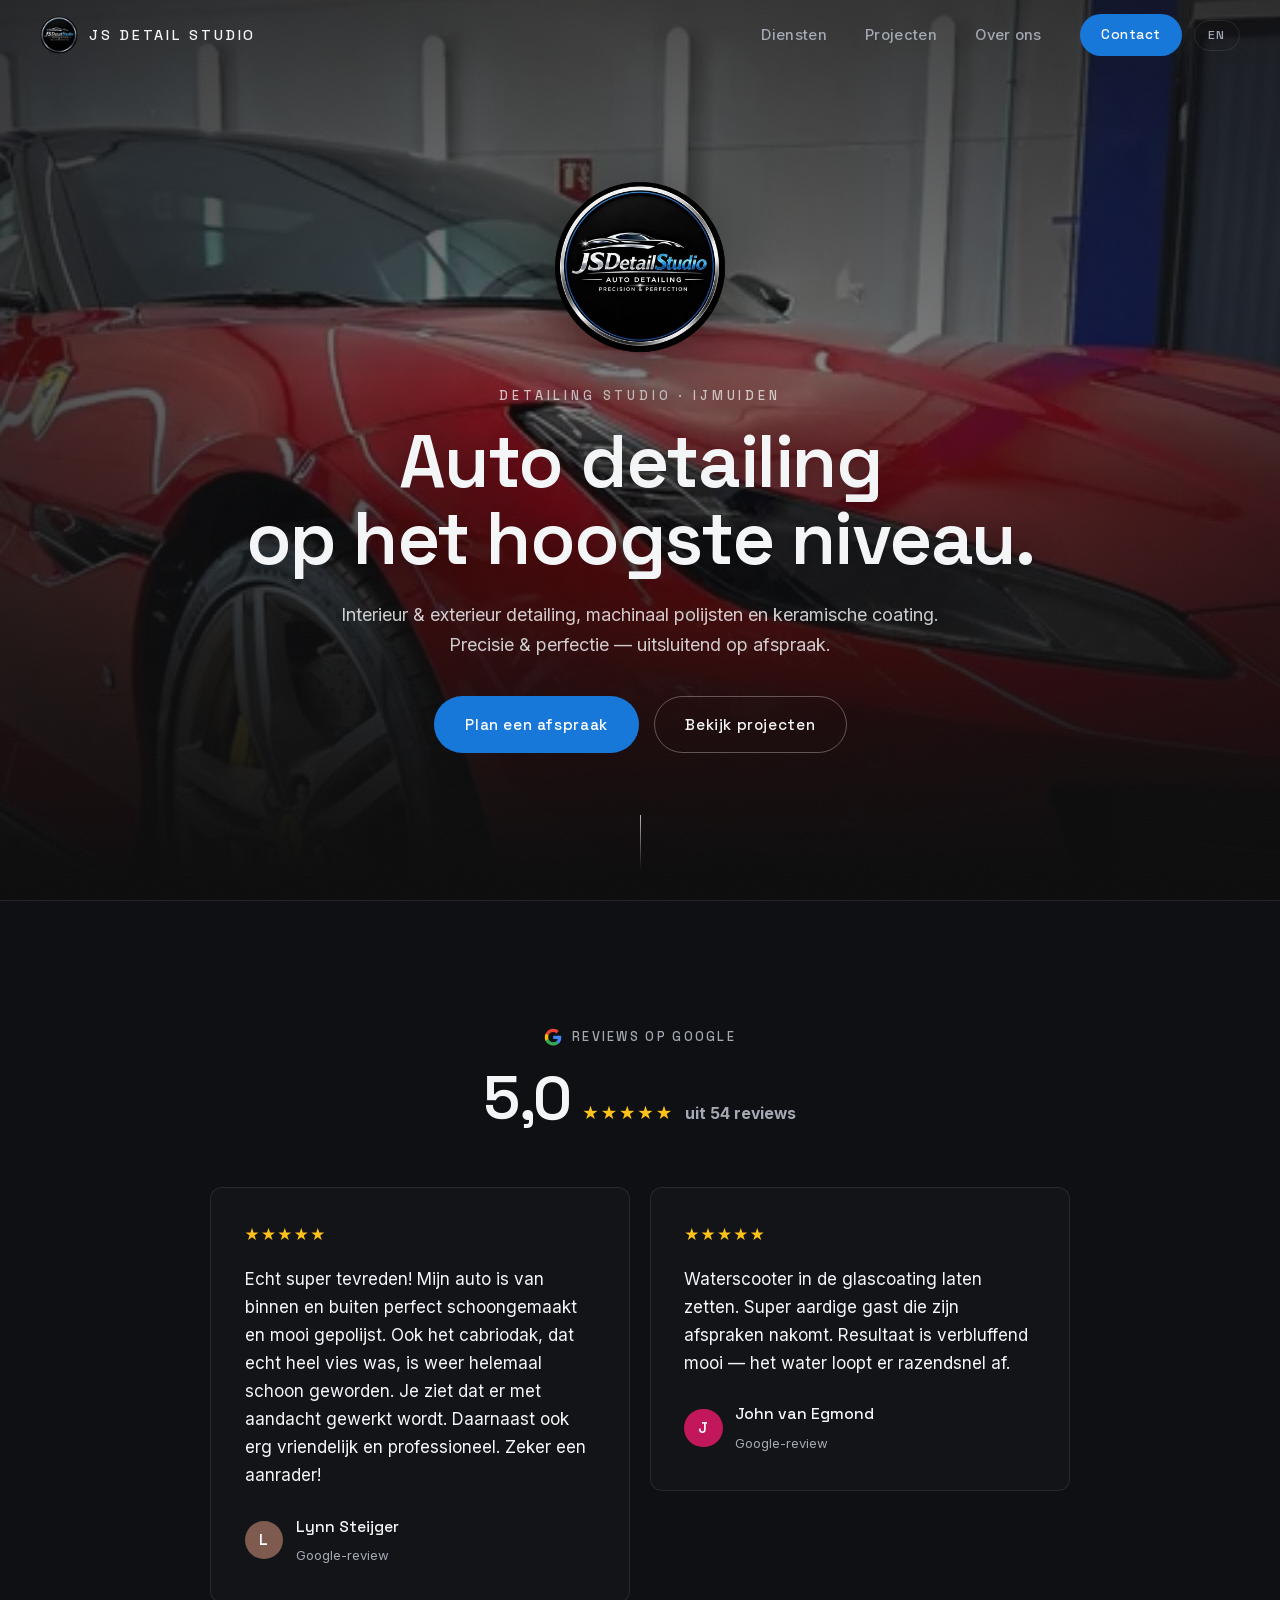
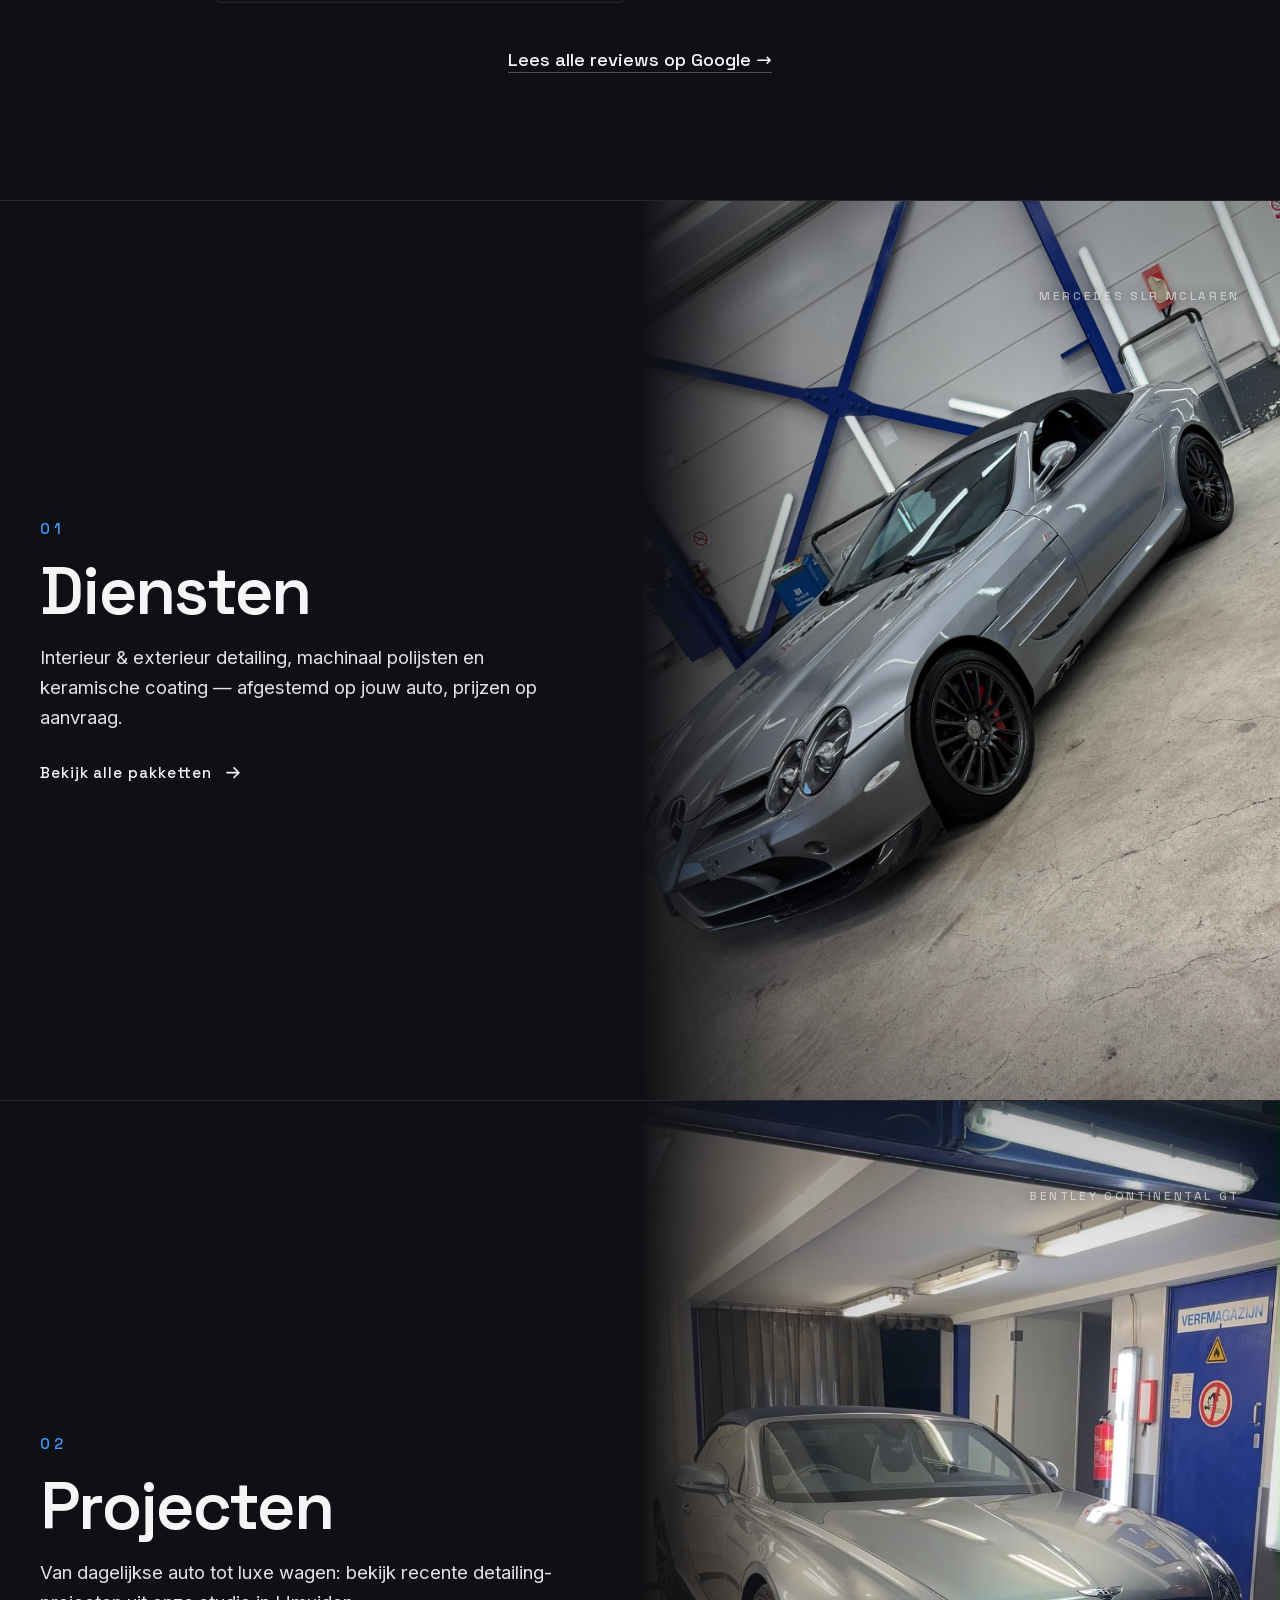
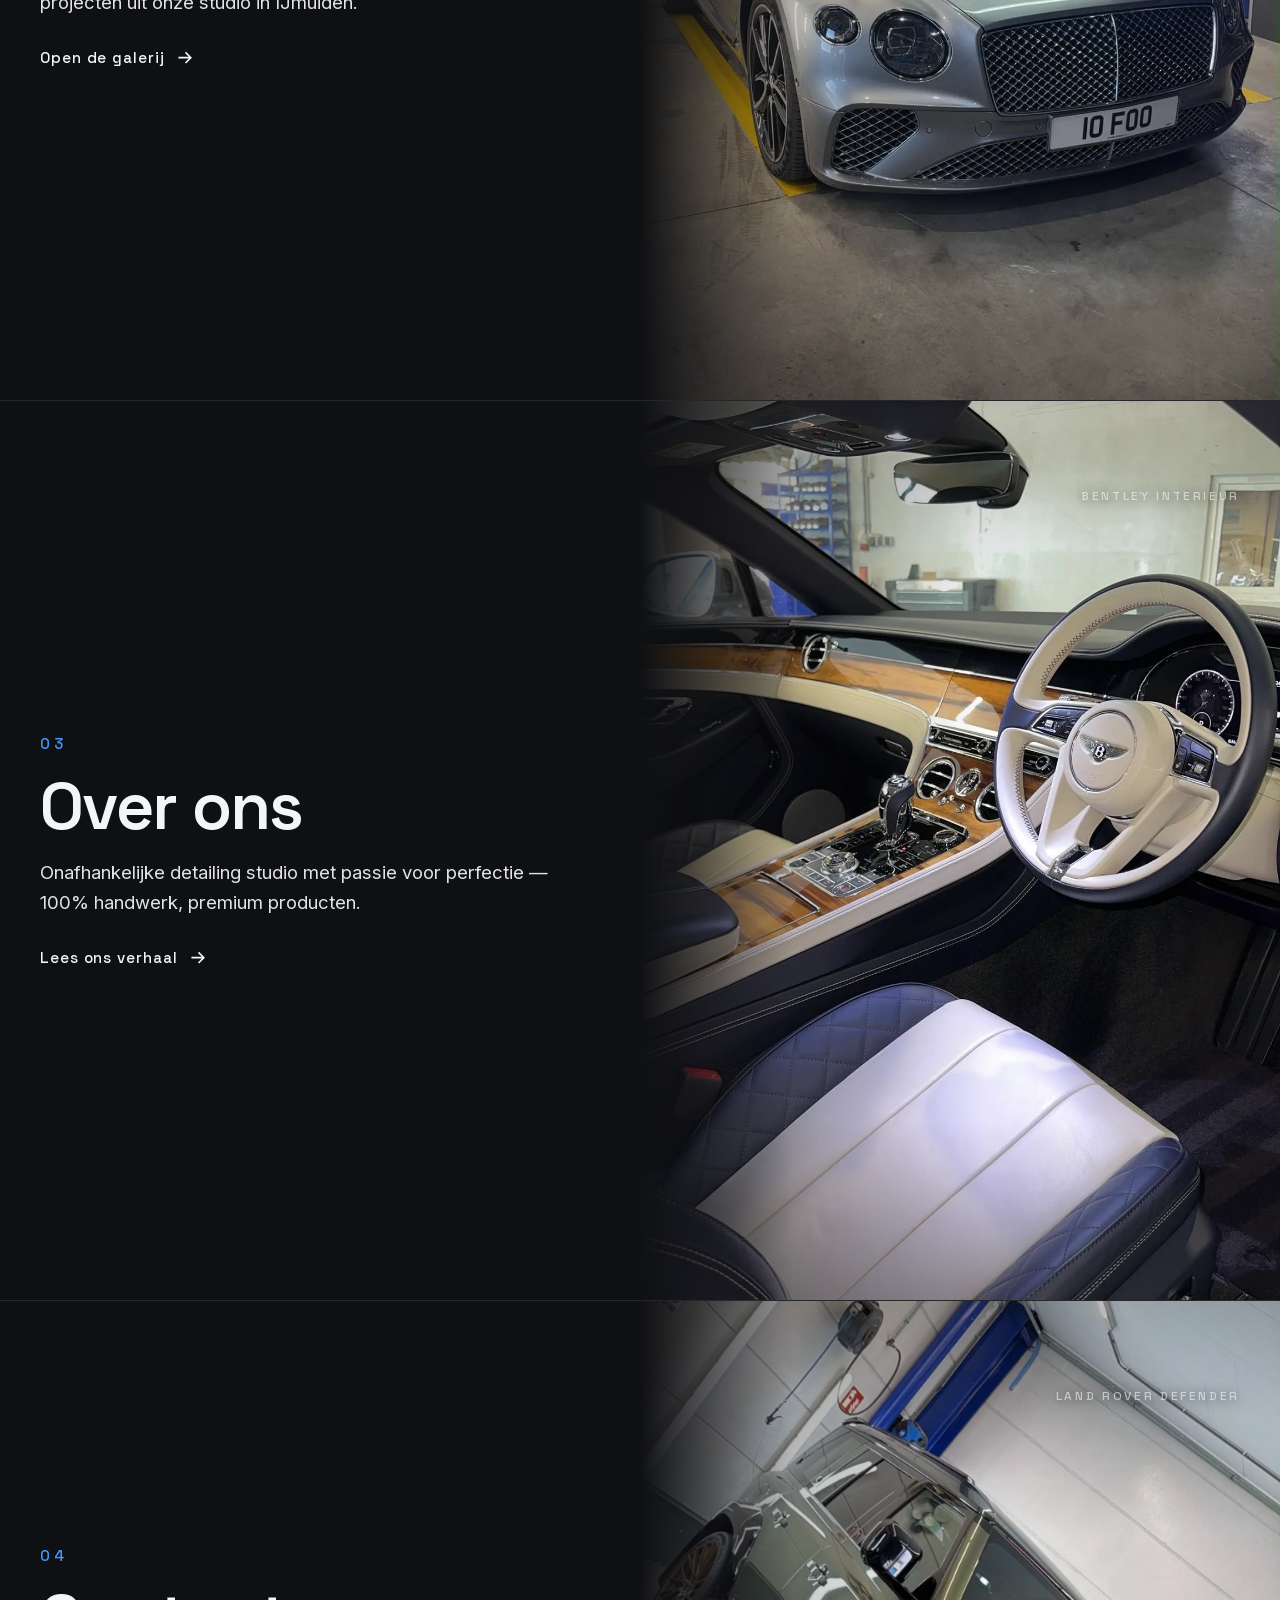
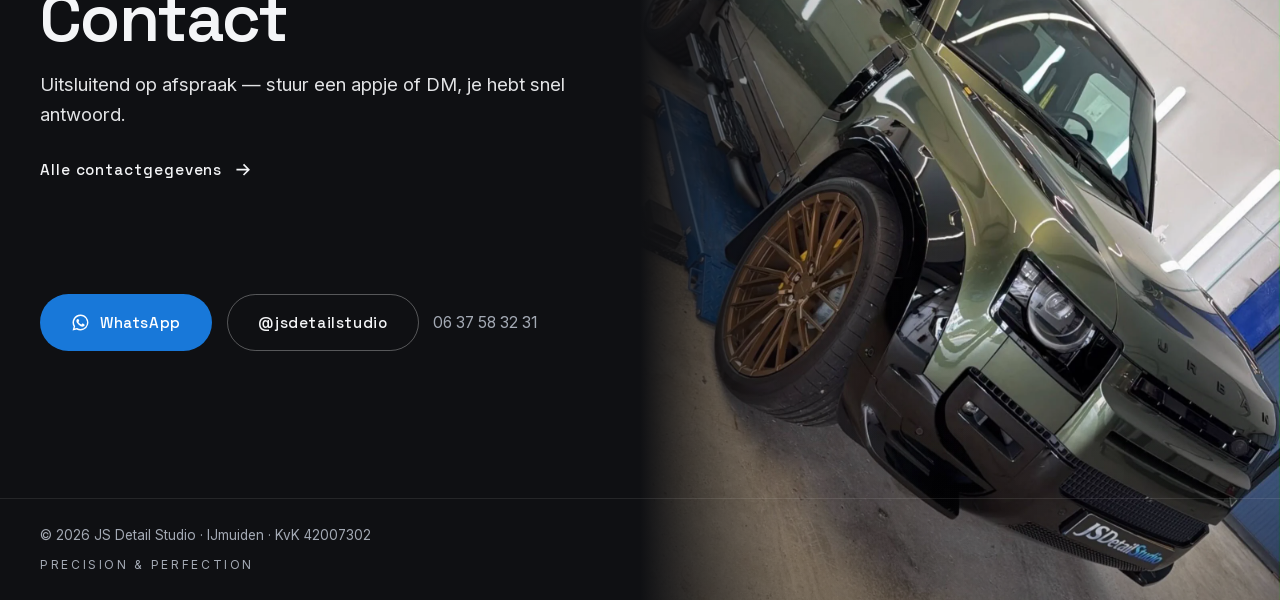
<file: index.html>
<!doctype html>
<html lang="nl" class="snap">
<head>
  <meta charset="utf-8">
  <meta name="viewport" content="width=device-width, initial-scale=1">

  <title>JS Detail Studio | Auto Detailing IJmuiden — Polijsten &amp; Keramische Coating</title>
  <meta name="description" content="Premium auto detailing in IJmuiden. Interieur & exterieur detailing, machinaal polijsten en keramische coating — van daily tot supercar. Ook regio Velsen, Haarlem & Beverwijk. Uitsluitend op afspraak.">
  <link rel="canonical" href="https://jsdetailstudio.com/">
  <meta name="theme-color" content="#0a0a0b">

  <!-- Open Graph -->
  <meta property="og:type" content="website">
  <meta property="og:site_name" content="JS Detail Studio">
  <meta property="og:locale" content="nl_NL">
  <meta property="og:title" content="JS Detail Studio — Auto Detailing in IJmuiden">
  <meta property="og:description" content="Interieur & exterieur detailing, machinaal polijsten en keramische coating. Precisie & perfectie, uitsluitend op afspraak.">
  <meta property="og:url" content="https://jsdetailstudio.com/">
  <meta property="og:image" content="https://jsdetailstudio.com/assets/img/og-image.jpg">
  <meta property="og:image:width" content="1200">
  <meta property="og:image:height" content="630">
  <meta property="og:image:alt" content="Blauwe Audi RS6 Avant met hoogglans lak in de detailing studio van JS Detail Studio">

  <!-- Twitter -->
  <meta name="twitter:card" content="summary_large_image">
  <meta name="twitter:title" content="JS Detail Studio — Auto Detailing in IJmuiden">
  <meta name="twitter:description" content="Interieur & exterieur detailing, machinaal polijsten en keramische coating. Precisie & perfectie, uitsluitend op afspraak.">
  <meta name="twitter:image" content="https://jsdetailstudio.com/assets/img/og-image.jpg">

  <!-- Icons & manifest -->
  <link rel="icon" type="image/png" sizes="32x32" href="assets/icons/favicon-32.png">
  <link rel="icon" type="image/png" sizes="192x192" href="assets/icons/icon-192.png">
  <link rel="apple-touch-icon" href="assets/icons/apple-touch-icon.png">
  <link rel="manifest" href="site.webmanifest">

  <!-- Performance -->
  <link rel="preload" href="assets/fonts/space-grotesk-var.woff2" as="font" type="font/woff2" crossorigin>
  <link rel="preload" href="assets/fonts/inter-var.woff2" as="font" type="font/woff2" crossorigin>
  <link rel="preload" as="image" media="(min-width: 900px)"
        imagesrcset="assets/img/hero-ferrari-800.webp 800w, assets/img/hero-ferrari-1200.webp 1200w, assets/img/hero-ferrari-1600.webp 1600w"
        imagesizes="100vw" fetchpriority="high">
  <link rel="preload" as="image" media="(max-width: 899.98px)" imagesrcset="assets/img/hero-ferrari-portrait-800.webp" fetchpriority="high">
  <link rel="stylesheet" href="css/style.css?v=18">

  <!-- Structured data: LocalBusiness (AutomotiveBusiness) -->
  <script type="application/ld+json">
  {
    "@context": "https://schema.org",
    "@type": "AutomotiveBusiness",
    "@id": "https://jsdetailstudio.com/#business",
    "name": "JS Detail Studio",
    "alternateName": "JS Detail Studio IJmuiden",
    "description": "Premium auto detailing studio in IJmuiden: interieur- en exterieur detailing, machinaal polijsten en keramische coating.",
    "url": "https://jsdetailstudio.com/",
    "image": "https://jsdetailstudio.com/assets/img/og-image.jpg",
    "logo": "https://jsdetailstudio.com/assets/icons/icon-512.png",
    "telephone": "+31637583231",
    "email": "info@jsdetailstudio.nl",
    "priceRange": "€€",
    "address": {
      "@type": "PostalAddress",
      "streetAddress": "Bronsstraat 15",
      "postalCode": "1976 BC",
      "addressLocality": "IJmuiden",
      "addressRegion": "Noord-Holland",
      "addressCountry": "NL"
    },
    "geo": { "@type": "GeoCoordinates", "latitude": 52.4540932, "longitude": 4.5870058 },
    "areaServed": ["IJmuiden", "Velsen", "Santpoort", "Beverwijk", "Haarlem"],
    "openingHoursSpecification": [
      { "@type": "OpeningHoursSpecification", "dayOfWeek": ["Monday","Tuesday","Wednesday","Thursday","Friday","Saturday"], "opens": "09:00", "closes": "17:00" }
    ],
    "sameAs": ["https://www.instagram.com/jsdetailstudio/", "https://www.google.com/search?kgmid=/g/11nb7r6nzc"],
    "hasOfferCatalog": {
      "@type": "OfferCatalog",
      "name": "Detailing pakketten",
      "itemListElement": [
        { "@type": "Offer", "itemOffered": { "@type": "Service", "name": "Interieur detailing" } },
        { "@type": "Offer", "itemOffered": { "@type": "Service", "name": "Exterieur detailing" } },
        { "@type": "Offer", "itemOffered": { "@type": "Service", "name": "Machinaal polijsten" } },
        { "@type": "Offer", "itemOffered": { "@type": "Service", "name": "Keramische coating" } }
      ]
    }
  }
  </script>
</head>
<body>

<header class="site-header">
  <div class="container header__inner">
    <a class="brand" href="./" aria-label="JS Detail Studio — home">
      <img src="assets/img/logo-circle-96.webp" alt="" width="38" height="38" class="brand__mark">
      <span class="brand__name">JS&nbsp;Detail&nbsp;Studio</span>
    </a>
    <nav class="nav" id="nav" aria-label="Hoofdmenu">
      <a href="diensten/" data-en="Services">Diensten</a>
      <a href="projecten/" data-en="Projects">Projecten</a>
      <a href="over-ons/" data-en="About">Over ons</a>
      <a href="contact/" class="btn btn--small btn--primary nav__cta">Contact</a>
    </nav>
    <button class="lang-toggle" type="button" aria-label="Switch to English">EN</button>
    <button class="menu-toggle" id="menuToggle" aria-expanded="false" aria-controls="nav" aria-label="Menu openen">
      <span></span><span></span>
    </button>
  </div>
</header>

<main>

  <!-- ===== HERO ===== -->
  <section class="hero">
    <picture class="hero__photo">
      <source media="(min-width: 900px)" type="image/webp"
              srcset="assets/img/hero-ferrari-800.webp 800w, assets/img/hero-ferrari-1200.webp 1200w, assets/img/hero-ferrari-1600.webp 1600w" sizes="100vw">
      <source type="image/webp"
              srcset="assets/img/hero-ferrari-portrait-480.webp 480w, assets/img/hero-ferrari-portrait-800.webp 800w, assets/img/hero-ferrari-portrait-1170.webp 1170w" sizes="100vw">
      <img src="assets/img/hero-ferrari-portrait-800.jpg" alt="Rode Ferrari Portofino met hoogglans gepolijste lak in de detailingstudio van JS Detail Studio in IJmuiden" width="1170" height="2532" fetchpriority="high" decoding="async">
    </picture>
    <div class="hero__shade" aria-hidden="true"></div>

    <div class="hero__content container">
      <img class="hero__logo" src="assets/img/logo-circle-320.webp"
           srcset="assets/img/logo-circle-320.webp 320w, assets/img/logo-circle-560.webp 560w"
           sizes="(min-width: 700px) 176px, 132px"
           alt="Logo van JS Detail Studio" width="320" height="320" fetchpriority="high">
      <p class="hero__eyebrow">Detailing studio &middot; IJmuiden</p>
      <h1 class="hero__title" data-en="Car detailing<br>at the highest level.">Auto detailing<br>op het hoogste niveau.</h1>
      <p class="hero__sub" data-en='Interior &amp; exterior detailing, machine polishing and ceramic coating. <br class="br-desktop">Precision &amp; perfection — by appointment only.'>Interieur &amp; exterieur detailing, machinaal polijsten en keramische coating. <br class="br-desktop">Precisie &amp; perfectie — uitsluitend op afspraak.</p>
      <div class="hero__actions">
        <a class="btn btn--primary" href="contact/" data-en="Book an appointment">Plan een afspraak</a>
        <a class="btn btn--ghost" href="projecten/" data-en="View projects">Bekijk projecten</a>
      </div>
    </div>

    <a class="hero__scroll" href="#reviews" aria-label="Scroll naar beneden">
      <span class="hero__scroll-line" aria-hidden="true"></span>
    </a>
  </section>

  <!-- ===== REVIEWS (Google) ===== -->
  <section class="reviews" id="reviews" aria-labelledby="reviews-title">
    <div class="container">
      <header class="reviews__head">
        <p class="reviews__badge">
          <svg viewBox="0 0 24 24" aria-hidden="true">
            <path fill="#4285F4" d="M22.56 12.25c0-.78-.07-1.53-.2-2.25H12v4.26h5.92c-.26 1.37-1.04 2.53-2.21 3.31v2.77h3.57c2.08-1.92 3.28-4.74 3.28-8.09z"/>
            <path fill="#34A853" d="M12 23c2.97 0 5.46-.98 7.28-2.66l-3.57-2.77c-.98.66-2.23 1.06-3.71 1.06-2.86 0-5.29-1.93-6.16-4.53H2.18v2.84C3.99 20.53 7.7 23 12 23z"/>
            <path fill="#FBBC05" d="M5.84 14.09c-.22-.66-.35-1.36-.35-2.09s.13-1.43.35-2.09V7.07H2.18C1.43 8.55 1 10.22 1 12s.43 3.45 1.18 4.93l2.85-2.22.81-.62z"/>
            <path fill="#EA4335" d="M12 5.38c1.62 0 3.06.56 4.21 1.64l3.15-3.15C17.45 2.09 14.97 1 12 1 7.7 1 3.99 3.47 2.18 7.07l3.66 2.84c.87-2.6 3.3-4.53 6.16-4.53z"/>
          </svg>
          <span data-en="Reviews on Google">Reviews op Google</span>
        </p>
        <h2 class="reviews__score" id="reviews-title">
          <span class="reviews__score-num">5,0</span>
          <span class="stars" aria-hidden="true">★★★★★</span>
          <span class="reviews__count" data-en="from 54 reviews">uit 54 reviews</span>
        </h2>
      </header>

      <div class="reviews__grid">
        <figure class="review-card reveal">
          <p class="review-card__stars" aria-label="5 van 5 sterren">★★★★★</p>
          <blockquote class="review-card__text" data-en="Really happy! My car was cleaned perfectly inside and out and beautifully polished. The convertible roof, which was really dirty, is completely clean again too. You can tell it's done with care. On top of that, very friendly and professional. Definitely recommended!">Echt super tevreden! Mijn auto is van binnen en buiten perfect schoongemaakt en mooi gepolijst. Ook het cabriodak, dat echt heel vies was, is weer helemaal schoon geworden. Je ziet dat er met aandacht gewerkt wordt. Daarnaast ook erg vriendelijk en professioneel. Zeker een aanrader!</blockquote>
          <figcaption class="review-card__author">
            <span class="review-card__avatar" style="background:#7e5a4f" aria-hidden="true">L</span>
            <span>
              <span class="review-card__name">Lynn Steijger</span><br>
              <span class="review-card__meta" data-en="Google review">Google-review</span>
            </span>
          </figcaption>
        </figure>

        <figure class="review-card reveal">
          <p class="review-card__stars" aria-label="5 van 5 sterren">★★★★★</p>
          <blockquote class="review-card__text" data-en="Had my jet ski glass-coated. Really nice guy who keeps his appointments. The result is stunning — water runs off incredibly fast.">Waterscooter in de glascoating laten zetten. Super aardige gast die zijn afspraken nakomt. Resultaat is verbluffend mooi — het water loopt er razendsnel af.</blockquote>
          <figcaption class="review-card__author">
            <span class="review-card__avatar" style="background:#c2185b" aria-hidden="true">J</span>
            <span>
              <span class="review-card__name">John van Egmond</span><br>
              <span class="review-card__meta" data-en="Google review">Google-review</span>
            </span>
          </figcaption>
        </figure>
      </div>

      <p class="reviews__more">
        <a class="link link--big" href="https://www.google.com/search?kgmid=/g/11nb7r6nzc" target="_blank" rel="noopener" data-en='Read all reviews on Google <span aria-hidden="true">&rarr;</span>'>Lees alle reviews op Google <span aria-hidden="true">&rarr;</span></a>
      </p>
    </div>
  </section>

  <!-- ===== HOOFDSTUK 01: DIENSTEN ===== -->
  <section class="chapter chapter--media" id="diensten">
    <picture class="chapter__bg" aria-hidden="true">
      <source type="image/webp" srcset="assets/img/mercedes-slr-480.webp 480w, assets/img/mercedes-slr-800.webp 800w, assets/img/mercedes-slr-1200.webp 1200w, assets/img/mercedes-slr-1600.webp 1600w" sizes="100vw">
      <img src="assets/img/mercedes-slr-800.jpg" alt="Zilvergrijze Mercedes SLR McLaren in de detailingstudio van JS Detail Studio in IJmuiden" width="3840" height="5120" loading="lazy" decoding="async">
    </picture>
    <div class="chapter__shade" aria-hidden="true"></div>
    <span class="chapter__carlabel" aria-hidden="true">Mercedes SLR McLaren</span>
    <a class="chapter__link" href="diensten/">
      <span class="chapter__nr">01</span>
      <h2 class="chapter__title" data-en="Services">Diensten</h2>
      <p class="chapter__teaser reveal" data-en="Interior &amp; exterior detailing, machine polishing and ceramic coating — tailored to your car, prices on request.">Interieur &amp; exterieur detailing, machinaal polijsten en keramische coating — afgestemd op jouw auto, prijzen op aanvraag.</p>
      <span class="chapter__cta"><span data-en="View all packages">Bekijk alle pakketten</span>
        <svg viewBox="0 0 24 24" fill="none" stroke="currentColor" stroke-width="1.8" aria-hidden="true"><path d="M5 12h14m-6-6 6 6-6 6"/></svg>
      </span>
    </a>
  </section>

  <!-- ===== HOOFDSTUK 02: WERK ===== -->
  <section class="chapter chapter--media" id="werk">
    <picture class="chapter__bg" aria-hidden="true">
      <source type="image/webp" srcset="assets/img/bentley-gtc-480.webp 480w, assets/img/bentley-gtc-800.webp 800w, assets/img/bentley-gtc-1090.webp 1090w" sizes="100vw">
      <img src="assets/img/bentley-gtc-800.jpg" alt="Bentley Continental GT Convertible na exterieur detailing bij JS Detail Studio in IJmuiden" width="1090" height="1600" loading="lazy" decoding="async">
    </picture>
    <div class="chapter__shade" aria-hidden="true"></div>
    <span class="chapter__carlabel" aria-hidden="true">Bentley Continental GT</span>
    <a class="chapter__link" href="projecten/">
      <span class="chapter__nr">02</span>
      <h2 class="chapter__title" data-en="Projects">Projecten</h2>
      <p class="chapter__teaser reveal" data-en="From everyday cars to luxury rides: see recent detailing projects from our studio in IJmuiden.">Van dagelijkse auto tot luxe wagen: bekijk recente detailing-projecten uit onze studio in IJmuiden.</p>
      <span class="chapter__cta"><span data-en="Open the gallery">Open de galerij</span>
        <svg viewBox="0 0 24 24" fill="none" stroke="currentColor" stroke-width="1.8" aria-hidden="true"><path d="M5 12h14m-6-6 6 6-6 6"/></svg>
      </span>
    </a>
  </section>

  <!-- ===== HOOFDSTUK 03: OVER ONS ===== -->
  <section class="chapter chapter--media" id="over-ons">
    <picture class="chapter__bg" aria-hidden="true">
      <source type="image/webp" srcset="assets/img/bentley-interieur-480.webp 480w, assets/img/bentley-interieur-800.webp 800w, assets/img/bentley-interieur-1152.webp 1152w" sizes="100vw">
      <img src="assets/img/bentley-interieur-800.jpg" alt="Interieur van een Bentley Continental GT na interieur detailing bij JS Detail Studio in IJmuiden" width="1152" height="2048" loading="lazy" decoding="async">
    </picture>
    <div class="chapter__shade" aria-hidden="true"></div>
    <span class="chapter__carlabel" aria-hidden="true">Bentley interieur</span>
    <a class="chapter__link" href="over-ons/">
      <span class="chapter__nr">03</span>
      <h2 class="chapter__title" data-en="About">Over ons</h2>
      <p class="chapter__teaser reveal" data-en="Independent detailing studio with a passion for perfection — 100% handwork, premium products.">Onafhankelijke detailing studio met passie voor perfectie — 100% handwerk, premium producten.</p>
      <span class="chapter__cta"><span data-en="Read our story">Lees ons verhaal</span>
        <svg viewBox="0 0 24 24" fill="none" stroke="currentColor" stroke-width="1.8" aria-hidden="true"><path d="M5 12h14m-6-6 6 6-6 6"/></svg>
      </span>
    </a>
  </section>

  <!-- ===== HOOFDSTUK 04: CONTACT ===== -->
  <section class="chapter chapter--media chapter--contact" id="contact">
    <picture class="chapter__bg" aria-hidden="true">
      <source type="image/webp" srcset="assets/img/landrover-defender-480.webp 480w, assets/img/landrover-defender-800.webp 800w, assets/img/landrover-defender-1200.webp 1200w, assets/img/landrover-defender-1600.webp 1600w" sizes="100vw">
      <img src="assets/img/landrover-defender-800.jpg" alt="Groene Land Rover Defender na exterieur detailing bij JS Detail Studio in IJmuiden" width="1206" height="1718" loading="lazy" decoding="async">
    </picture>
    <div class="chapter__shade" aria-hidden="true"></div>
    <span class="chapter__carlabel" aria-hidden="true">Land Rover Defender</span>
    <a class="chapter__link" href="contact/">
      <span class="chapter__nr">04</span>
      <h2 class="chapter__title">Contact</h2>
      <p class="chapter__teaser reveal" data-en="By appointment only — send a message or DM, you'll get a quick reply.">Uitsluitend op afspraak — stuur een appje of DM, je hebt snel antwoord.</p>
      <span class="chapter__cta"><span data-en="All contact details">Alle contactgegevens</span>
        <svg viewBox="0 0 24 24" fill="none" stroke="currentColor" stroke-width="1.8" aria-hidden="true"><path d="M5 12h14m-6-6 6 6-6 6"/></svg>
      </span>
    </a>
    <div class="container contact-quick">
      <a class="btn btn--primary" href="https://wa.me/31637583231?text=Hoi%20JS%20Detail%20Studio%2C%20ik%20wil%20graag%20een%20afspraak%20maken." target="_blank" rel="noopener">
        <svg class="icon" viewBox="0 0 24 24" aria-hidden="true"><path fill="currentColor" d="M12 2a10 10 0 0 0-8.6 15.1L2 22l5-1.3A10 10 0 1 0 12 2Zm0 18.2a8.2 8.2 0 0 1-4.2-1.2l-.3-.2-3 .8.8-2.9-.2-.3A8.2 8.2 0 1 1 12 20.2Zm4.5-6.1c-.2-.1-1.5-.7-1.7-.8s-.4-.1-.6.1-.6.8-.8 1-.3.2-.5.1a6.7 6.7 0 0 1-2-1.2 7.4 7.4 0 0 1-1.4-1.7c-.1-.2 0-.4.1-.5l.4-.5a1.8 1.8 0 0 0 .3-.4.5.5 0 0 0 0-.4c0-.1-.6-1.4-.8-1.9s-.4-.4-.6-.4h-.5a1 1 0 0 0-.7.3 2.9 2.9 0 0 0-.9 2.2 5 5 0 0 0 1 2.7 11.4 11.4 0 0 0 4.4 3.9 14.5 14.5 0 0 0 1.5.5 3.5 3.5 0 0 0 1.6.1 2.6 2.6 0 0 0 1.7-1.2 2.1 2.1 0 0 0 .2-1.2c-.1-.1-.3-.2-.5-.3Z"/></svg>
        WhatsApp
      </a>
      <a class="btn btn--ghost" href="https://www.instagram.com/jsdetailstudio/" target="_blank" rel="noopener">@jsdetailstudio</a>
      <a class="contact-quick__tel" href="tel:+31637583231">06 37 58 32 31</a>
    </div>
    <footer class="footer footer--inpanel">
      <div class="container footer__meta">
        <p>&copy; 2026 JS Detail Studio &middot; IJmuiden &middot; KvK 42007302</p>
        <p class="footer__tagline">Precision &amp; Perfection</p>
      </div>
    </footer>
  </section>

</main>

<script src="js/main.js?v=16" defer></script>
</body>
</html>
</file>
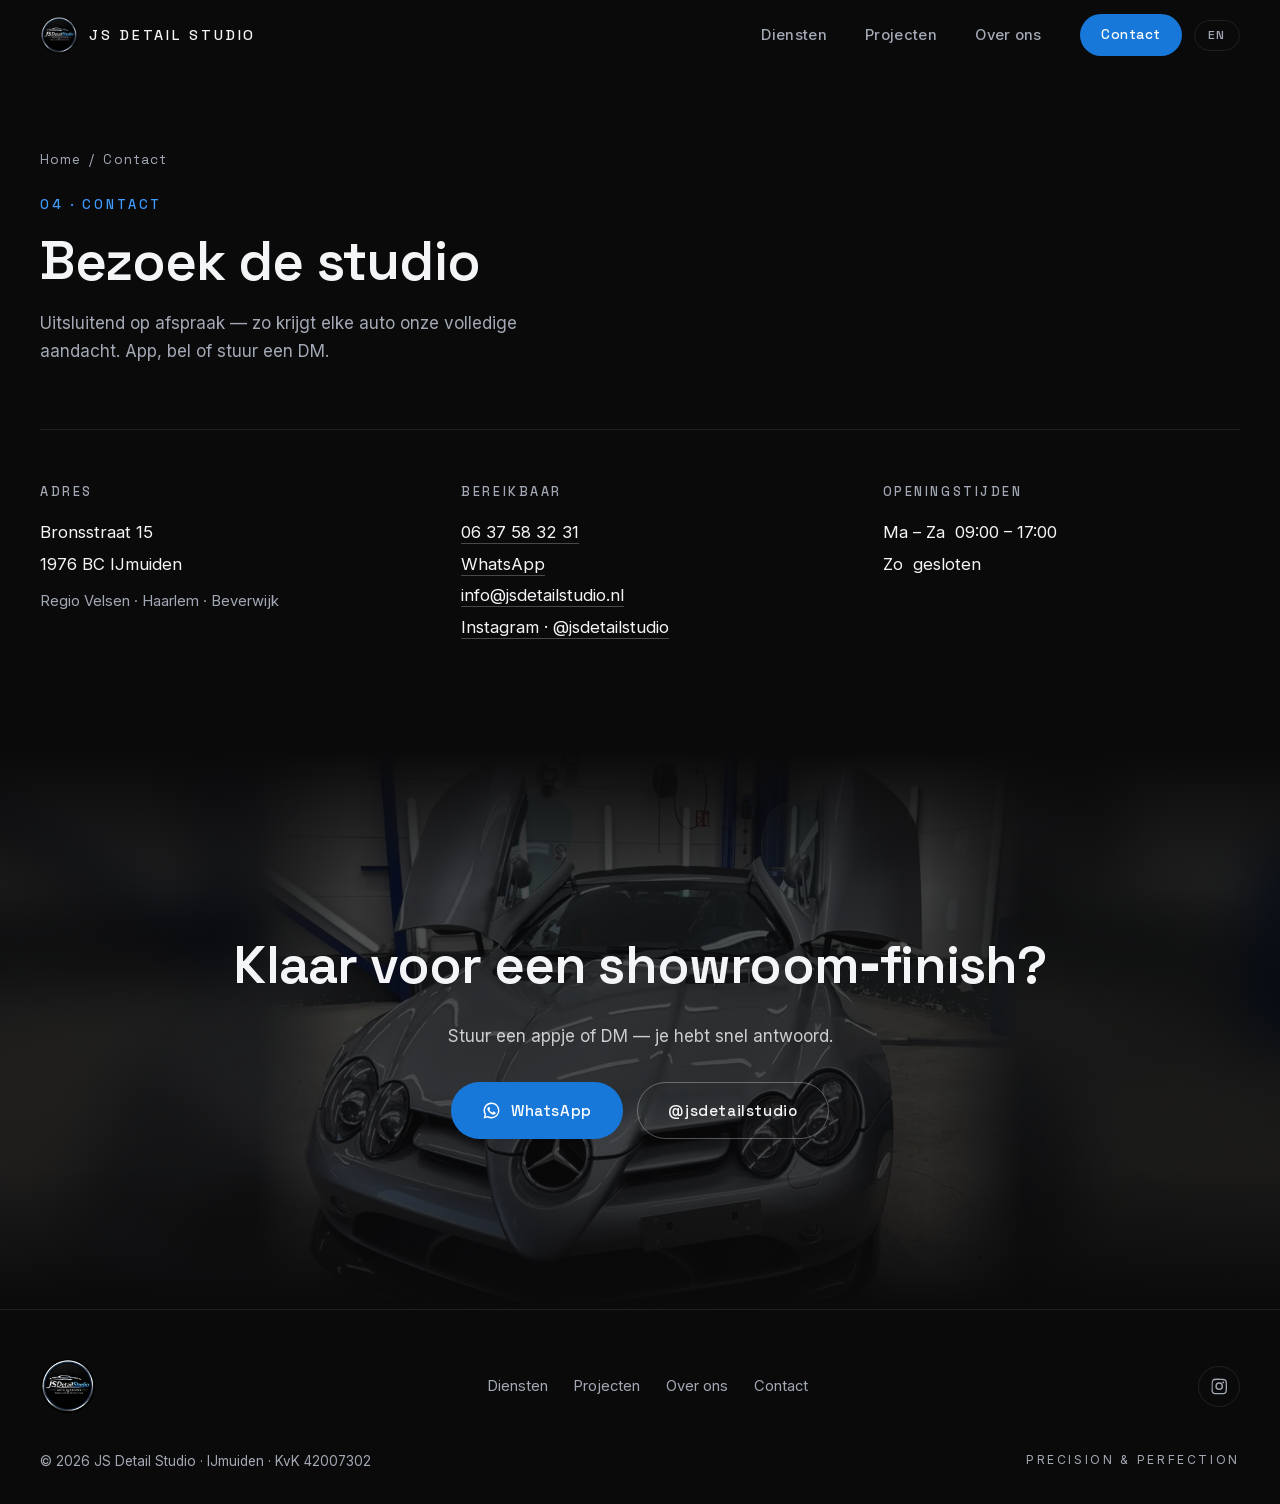
<file: contact/index.html>
<!doctype html>
<html lang="nl">
<head>
  <meta charset="utf-8">
  <meta name="viewport" content="width=device-width, initial-scale=1">

  <title>Contact &amp; Afspraak — JS Detail Studio IJmuiden</title>
  <meta name="description" content="Plan een afspraak bij JS Detail Studio in IJmuiden: WhatsApp, telefoon of Instagram DM. Adres, openingstijden en contactgegevens — uitsluitend op afspraak.">
  <link rel="canonical" href="https://jsdetailstudio.com/contact/">
  <meta name="theme-color" content="#0a0a0b">

  <meta property="og:type" content="website">
  <meta property="og:site_name" content="JS Detail Studio">
  <meta property="og:locale" content="nl_NL">
  <meta property="og:title" content="Contact — JS Detail Studio IJmuiden">
  <meta property="og:description" content="Plan een afspraak via WhatsApp, telefoon of Instagram. Uitsluitend op afspraak.">
  <meta property="og:url" content="https://jsdetailstudio.com/contact/">
  <meta property="og:image" content="https://jsdetailstudio.com/assets/img/og-image.jpg">
  <meta name="twitter:card" content="summary_large_image">
  <meta name="twitter:title" content="Contact — JS Detail Studio IJmuiden">
  <meta name="twitter:description" content="Plan een afspraak via WhatsApp, telefoon of Instagram. Uitsluitend op afspraak.">
  <meta name="twitter:image" content="https://jsdetailstudio.com/assets/img/og-image.jpg">

  <link rel="icon" type="image/png" sizes="32x32" href="../assets/icons/favicon-32.png">
  <link rel="icon" type="image/png" sizes="192x192" href="../assets/icons/icon-192.png">
  <link rel="apple-touch-icon" href="../assets/icons/apple-touch-icon.png">
  <link rel="manifest" href="../site.webmanifest">

  <link rel="preload" href="../assets/fonts/space-grotesk-var.woff2" as="font" type="font/woff2" crossorigin>
  <link rel="preload" href="../assets/fonts/inter-var.woff2" as="font" type="font/woff2" crossorigin>
  <link rel="stylesheet" href="../css/style.css?v=18">

  <script type="application/ld+json">
  {
    "@context": "https://schema.org",
    "@graph": [
      {
        "@type": "AutomotiveBusiness",
        "@id": "https://jsdetailstudio.com/#business",
        "name": "JS Detail Studio",
        "alternateName": "JS Detail Studio IJmuiden",
        "description": "Premium auto detailing studio in IJmuiden: interieur- en exterieur detailing, machinaal polijsten en keramische coating.",
        "url": "https://jsdetailstudio.com/",
        "image": "https://jsdetailstudio.com/assets/img/og-image.jpg",
        "logo": "https://jsdetailstudio.com/assets/icons/icon-512.png",
        "telephone": "+31637583231",
        "email": "info@jsdetailstudio.nl",
        "priceRange": "€€",
        "address": { "@type": "PostalAddress", "streetAddress": "Bronsstraat 15", "postalCode": "1976 BC", "addressLocality": "IJmuiden", "addressRegion": "Noord-Holland", "addressCountry": "NL" },
        "geo": { "@type": "GeoCoordinates", "latitude": 52.4540932, "longitude": 4.5870058 },
        "areaServed": ["IJmuiden", "Velsen", "Santpoort", "Beverwijk", "Haarlem"],
        "openingHoursSpecification": [
          { "@type": "OpeningHoursSpecification", "dayOfWeek": ["Monday","Tuesday","Wednesday","Thursday","Friday","Saturday"], "opens": "09:00", "closes": "17:00" }
        ],
        "sameAs": ["https://www.instagram.com/jsdetailstudio/", "https://www.google.com/search?kgmid=/g/11nb7r6nzc"]
      },
      {
        "@type": "BreadcrumbList",
        "itemListElement": [
          { "@type": "ListItem", "position": 1, "name": "Home", "item": "https://jsdetailstudio.com/" },
          { "@type": "ListItem", "position": 2, "name": "Contact", "item": "https://jsdetailstudio.com/contact/" }
        ]
      }
    ]
  }
  </script>
</head>
<body>

<header class="site-header">
  <div class="container header__inner">
    <a class="brand" href="../" aria-label="JS Detail Studio — home">
      <img src="../assets/img/logo-circle-96.webp" alt="" width="38" height="38" class="brand__mark">
      <span class="brand__name">JS&nbsp;Detail&nbsp;Studio</span>
    </a>
    <nav class="nav" id="nav" aria-label="Hoofdmenu">
      <a href="../diensten/" data-en="Services">Diensten</a>
      <a href="../projecten/" data-en="Projects">Projecten</a>
      <a href="../over-ons/" data-en="About">Over ons</a>
      <a href="./" class="btn btn--small btn--primary nav__cta is-active" aria-current="page">Contact</a>
    </nav>
    <button class="lang-toggle" type="button" aria-label="Switch to English">EN</button>
    <button class="menu-toggle" id="menuToggle" aria-expanded="false" aria-controls="nav" aria-label="Menu openen">
      <span></span><span></span>
    </button>
  </div>
</header>

<main>
  <section class="section page-hero">
    <div class="container">
      <nav class="breadcrumb" aria-label="Kruimelpad"><a href="../" data-en="Home">Home</a><span aria-hidden="true">/</span><span>Contact</span></nav>
      <header class="section__head">
        <p class="eyebrow">04 &middot; Contact</p>
        <h1 class="section__title" data-en="Visit the studio">Bezoek de studio</h1>
        <p class="section__intro" data-en="By appointment only — that way every car gets our full attention. Message, call or send a DM.">Uitsluitend op afspraak — zo krijgt elke auto onze volledige aandacht. App, bel of stuur een DM.</p>
      </header>
    </div>
  </section>

  <section class="section" style="padding-top:0">
    <div class="container">
      <div class="contact reveal">
        <div class="contact__col">
          <h2 class="contact__label" data-en="Address">Adres</h2>
          <p>Bronsstraat 15<br>1976 BC IJmuiden</p>
          <p class="contact__muted" data-en="Region Velsen &middot; Haarlem &middot; Beverwijk">Regio Velsen &middot; Haarlem &middot; Beverwijk</p>
        </div>
        <div class="contact__col">
          <h2 class="contact__label" data-en="Reach us">Bereikbaar</h2>
          <p>
            <a class="link" href="tel:+31637583231">06 37 58 32 31</a><br>
            <a class="link" href="https://wa.me/31637583231?text=Hoi%20JS%20Detail%20Studio%2C%20ik%20wil%20graag%20een%20afspraak%20maken." target="_blank" rel="noopener">WhatsApp</a><br>
            <a class="link" href="mailto:info@jsdetailstudio.nl">info@jsdetailstudio.nl</a><br>
            <a class="link" href="https://www.instagram.com/jsdetailstudio/" target="_blank" rel="noopener">Instagram &middot; @jsdetailstudio</a>
          </p>
        </div>
        <div class="contact__col">
          <h2 class="contact__label" data-en="Opening hours">Openingstijden</h2>
          <p data-en="Mon – Sat &nbsp;09:00 – 17:00<br>Sun &nbsp;closed">Ma – Za &nbsp;09:00 – 17:00<br>Zo &nbsp;gesloten</p>
        </div>
      </div>
    </div>
  </section>

  <section class="band band--cta" aria-labelledby="cta-title">
    <img class="band__video" aria-hidden="true" alt=""
         src="../assets/img/hero-slr-wide-1600.webp"
         srcset="../assets/img/hero-slr-wide-1200.webp 1200w, ../assets/img/hero-slr-wide-1600.webp 1600w, ../assets/img/hero-slr-wide-2400.webp 2400w"
         sizes="100vw" width="2400" height="1350" loading="lazy" decoding="async">
    <div class="band__shade band__shade--deep" aria-hidden="true"></div>
    <div class="band__content container reveal">
      <h2 class="band__title" id="cta-title" data-en="Ready for a showroom&#8209;finish?">Klaar voor een showroom&#8209;finish?</h2>
      <p class="band__sub" data-en="Send a message or DM — you'll get a quick reply.">Stuur een appje of DM — je hebt snel antwoord.</p>
      <div class="hero__actions">
        <a class="btn btn--primary" href="https://wa.me/31637583231?text=Hoi%20JS%20Detail%20Studio%2C%20ik%20wil%20graag%20een%20afspraak%20maken." target="_blank" rel="noopener">
          <svg class="icon" viewBox="0 0 24 24" aria-hidden="true"><path fill="currentColor" d="M12 2a10 10 0 0 0-8.6 15.1L2 22l5-1.3A10 10 0 1 0 12 2Zm0 18.2a8.2 8.2 0 0 1-4.2-1.2l-.3-.2-3 .8.8-2.9-.2-.3A8.2 8.2 0 1 1 12 20.2Zm4.5-6.1c-.2-.1-1.5-.7-1.7-.8s-.4-.1-.6.1-.6.8-.8 1-.3.2-.5.1a6.7 6.7 0 0 1-2-1.2 7.4 7.4 0 0 1-1.4-1.7c-.1-.2 0-.4.1-.5l.4-.5a1.8 1.8 0 0 0 .3-.4.5.5 0 0 0 0-.4c0-.1-.6-1.4-.8-1.9s-.4-.4-.6-.4h-.5a1 1 0 0 0-.7.3 2.9 2.9 0 0 0-.9 2.2 5 5 0 0 0 1 2.7 11.4 11.4 0 0 0 4.4 3.9 14.5 14.5 0 0 0 1.5.5 3.5 3.5 0 0 0 1.6.1 2.6 2.6 0 0 0 1.7-1.2 2.1 2.1 0 0 0 .2-1.2c-.1-.1-.3-.2-.5-.3Z"/></svg>
          WhatsApp
        </a>
        <a class="btn btn--ghost" href="https://www.instagram.com/jsdetailstudio/" target="_blank" rel="noopener">@jsdetailstudio</a>
      </div>
    </div>
  </section>
</main>

<footer class="footer" style="margin-top:0">
  <div class="container footer__inner">
    <img src="../assets/img/logo-circle-96.webp" alt="Logo van JS Detail Studio" width="56" height="56" loading="lazy" class="footer__logo">
    <nav class="footer__nav" aria-label="Footer">
      <a href="../diensten/" data-en="Services">Diensten</a>
      <a href="../projecten/" data-en="Projects">Projecten</a>
      <a href="../over-ons/" data-en="About">Over ons</a>
      <a href="./">Contact</a>
    </nav>
    <div class="footer__social">
      <a class="link" href="https://www.instagram.com/jsdetailstudio/" target="_blank" rel="noopener" aria-label="Instagram van JS Detail Studio">
        <svg class="icon" viewBox="0 0 24 24" aria-hidden="true"><path fill="currentColor" d="M12 2.2c3.2 0 3.6 0 4.9.1a6.7 6.7 0 0 1 2.2.4 4.5 4.5 0 0 1 2.6 2.6 6.7 6.7 0 0 1 .4 2.2c.1 1.3.1 1.7.1 4.9s0 3.6-.1 4.9a6.7 6.7 0 0 1-.4 2.2 4.5 4.5 0 0 1-2.6 2.6 6.7 6.7 0 0 1-2.2.4c-1.3.1-1.7.1-4.9.1s-3.6 0-4.9-.1a6.7 6.7 0 0 1-2.2-.4 4.5 4.5 0 0 1-2.6-2.6 6.7 6.7 0 0 1-.4-2.2C2.2 15.6 2.2 15.2 2.2 12s0-3.6.1-4.9a6.7 6.7 0 0 1 .4-2.2 4.5 4.5 0 0 1 2.6-2.6 6.7 6.7 0 0 1 2.2-.4c1.3-.1 1.7-.1 4.9-.1Zm0 1.8c-3.1 0-3.5 0-4.8.1a4.9 4.9 0 0 0-1.7.3 2.7 2.7 0 0 0-1.6 1.6 4.9 4.9 0 0 0-.3 1.7c-.1 1.3-.1 1.7-.1 4.8s0 3.5.1 4.8a4.9 4.9 0 0 0 .3 1.7 2.7 2.7 0 0 0 1.6 1.6 4.9 4.9 0 0 0 1.7.3c1.3.1 1.7.1 4.8.1s3.5 0 4.8-.1a4.9 4.9 0 0 0 1.7-.3 2.7 2.7 0 0 0 1.6-1.6 4.9 4.9 0 0 0 .3-1.7c.1-1.3.1-1.7.1-4.8s0-3.5-.1-4.8a4.9 4.9 0 0 0-.3-1.7 2.7 2.7 0 0 0-1.6-1.6 4.9 4.9 0 0 0-1.7-.3c-1.3-.1-1.7-.1-4.8-.1Zm0 3a5 5 0 1 1 0 10 5 5 0 0 1 0-10Zm0 1.8a3.2 3.2 0 1 0 0 6.4 3.2 3.2 0 0 0 0-6.4Zm5.2-2.9a1.2 1.2 0 1 1 0 2.4 1.2 1.2 0 0 1 0-2.4Z"/></svg>
      </a>
    </div>
  </div>
  <div class="container footer__meta">
    <p>&copy; 2026 JS Detail Studio &middot; IJmuiden &middot; KvK 42007302</p>
    <p class="footer__tagline">Precision &amp; Perfection</p>
  </div>
</footer>

<script src="../js/main.js?v=16" defer></script>
</body>
</html>
</file>
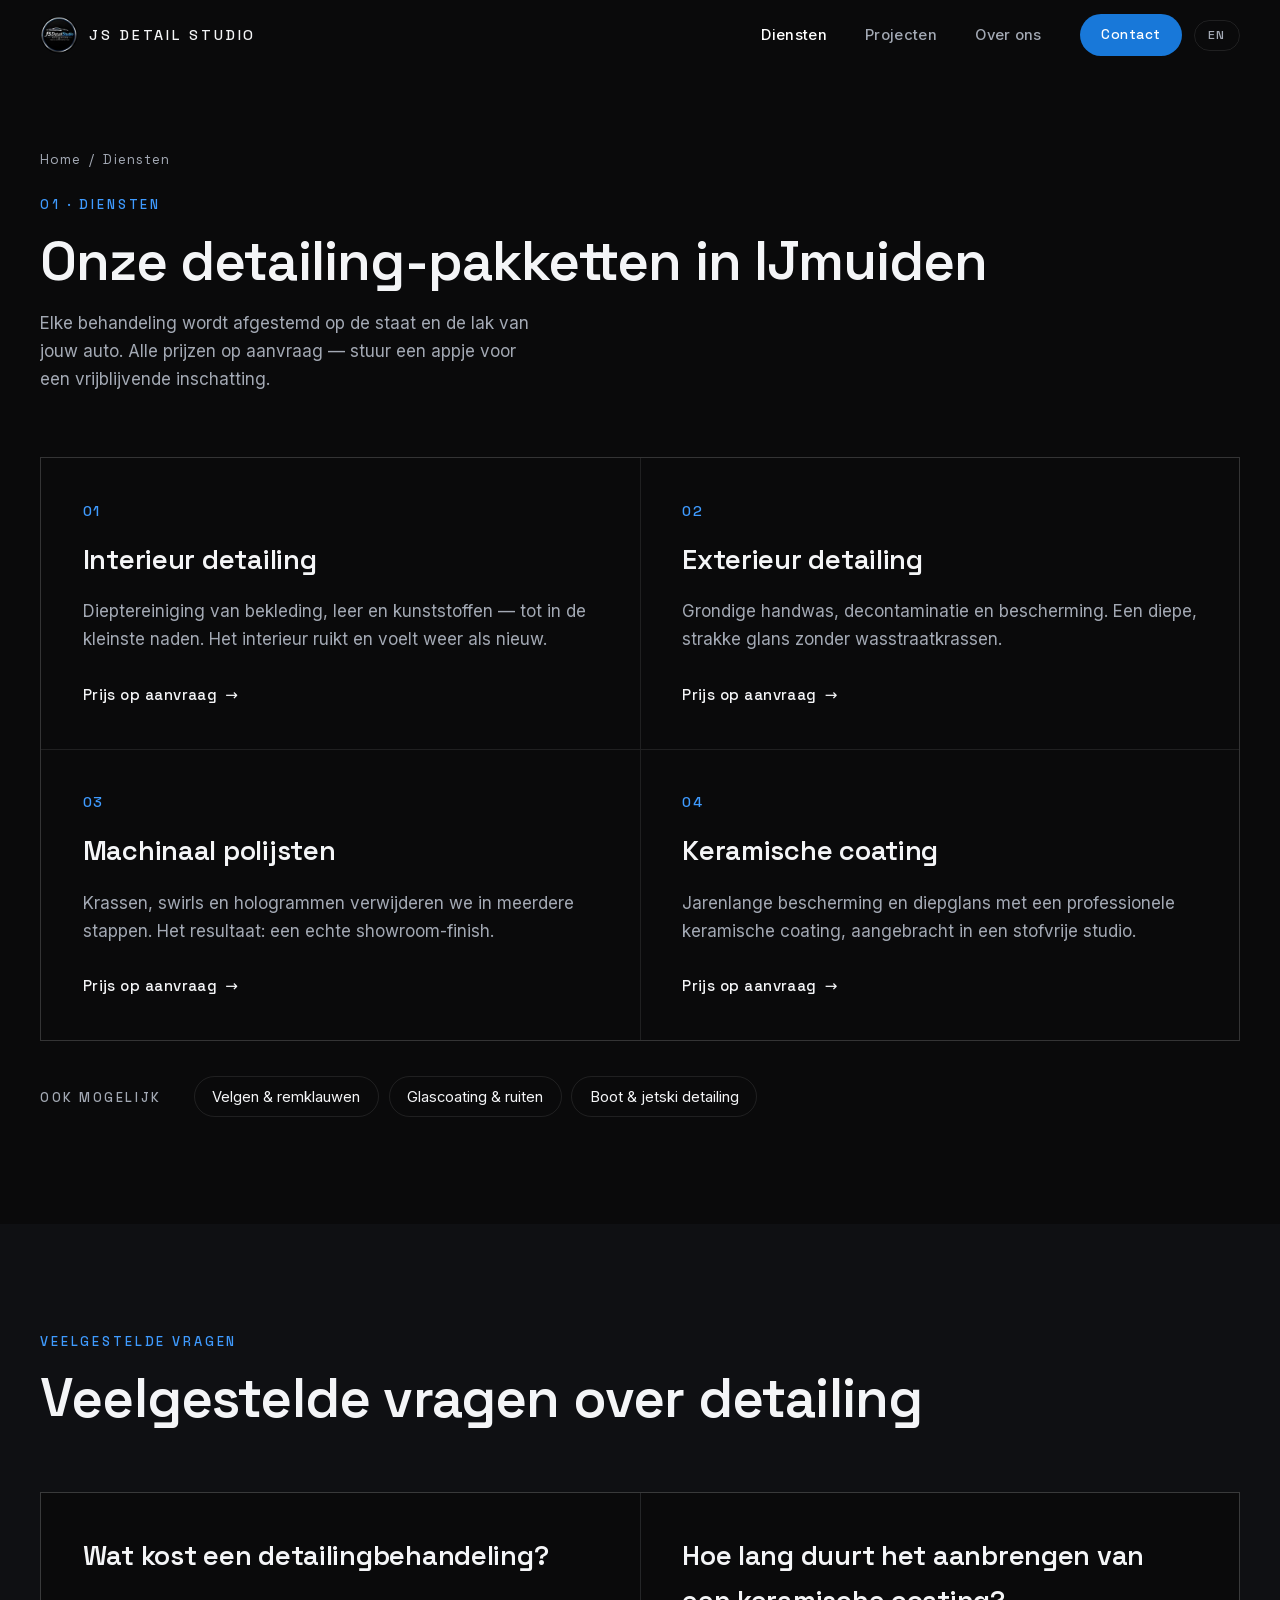
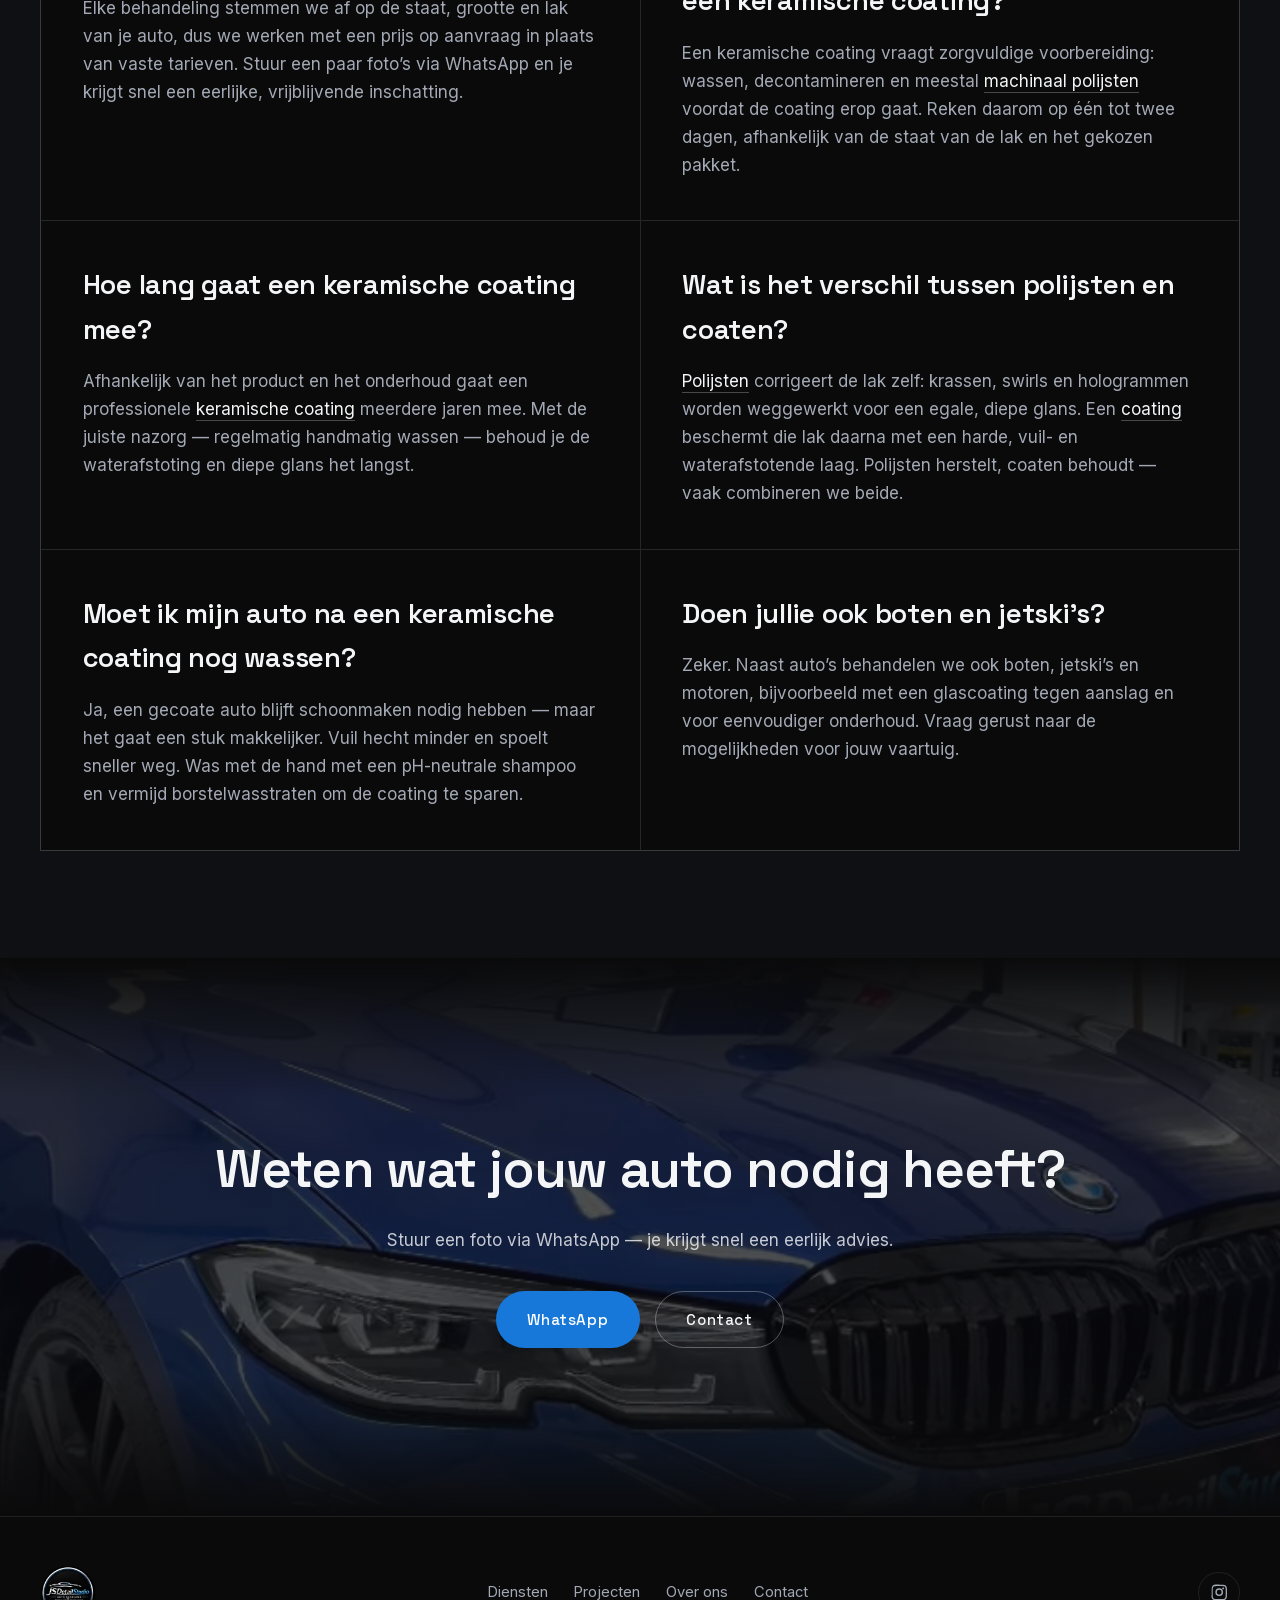
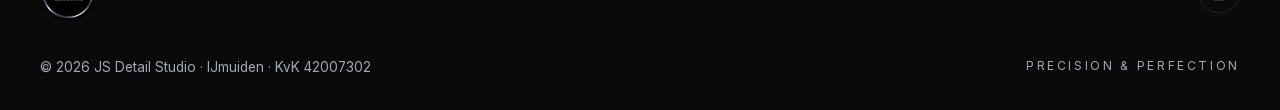
<file: diensten/index.html>
<!doctype html>
<html lang="nl">
<head>
  <meta charset="utf-8">
  <meta name="viewport" content="width=device-width, initial-scale=1">

  <title>Diensten — Polijsten, Coating &amp; Detailing | JS Detail Studio IJmuiden</title>
  <meta name="description" content="Bekijk onze detailing-pakketten in IJmuiden: interieur detailing, exterieur detailing, machinaal polijsten en keramische coating. Ook velgen, glascoating en boot & jetski. Prijzen op aanvraag.">
  <link rel="canonical" href="https://jsdetailstudio.com/diensten/">
  <meta name="theme-color" content="#0a0a0b">

  <meta property="og:type" content="website">
  <meta property="og:site_name" content="JS Detail Studio">
  <meta property="og:locale" content="nl_NL">
  <meta property="og:title" content="Diensten — JS Detail Studio IJmuiden">
  <meta property="og:description" content="Interieur & exterieur detailing, machinaal polijsten en keramische coating. Prijzen op aanvraag.">
  <meta property="og:url" content="https://jsdetailstudio.com/diensten/">
  <meta property="og:image" content="https://jsdetailstudio.com/assets/img/og-image.jpg">
  <meta name="twitter:card" content="summary_large_image">
  <meta name="twitter:title" content="Diensten — JS Detail Studio IJmuiden">
  <meta name="twitter:description" content="Interieur & exterieur detailing, machinaal polijsten en keramische coating. Prijzen op aanvraag.">
  <meta name="twitter:image" content="https://jsdetailstudio.com/assets/img/og-image.jpg">

  <link rel="icon" type="image/png" sizes="32x32" href="../assets/icons/favicon-32.png">
  <link rel="icon" type="image/png" sizes="192x192" href="../assets/icons/icon-192.png">
  <link rel="apple-touch-icon" href="../assets/icons/apple-touch-icon.png">
  <link rel="manifest" href="../site.webmanifest">

  <link rel="preload" href="../assets/fonts/space-grotesk-var.woff2" as="font" type="font/woff2" crossorigin>
  <link rel="preload" href="../assets/fonts/inter-var.woff2" as="font" type="font/woff2" crossorigin>
  <link rel="stylesheet" href="../css/style.css?v=18">

  <script type="application/ld+json">
  {
    "@context": "https://schema.org",
    "@graph": [
      {
        "@type": "AutomotiveBusiness",
        "@id": "https://jsdetailstudio.com/#business",
        "name": "JS Detail Studio",
        "alternateName": "JS Detail Studio IJmuiden",
        "description": "Premium auto detailing studio in IJmuiden: interieur- en exterieur detailing, machinaal polijsten en keramische coating.",
        "url": "https://jsdetailstudio.com/",
        "image": "https://jsdetailstudio.com/assets/img/og-image.jpg",
        "logo": "https://jsdetailstudio.com/assets/icons/icon-512.png",
        "telephone": "+31637583231",
        "email": "info@jsdetailstudio.nl",
        "priceRange": "€€",
        "address": { "@type": "PostalAddress", "streetAddress": "Bronsstraat 15", "postalCode": "1976 BC", "addressLocality": "IJmuiden", "addressRegion": "Noord-Holland", "addressCountry": "NL" },
        "geo": { "@type": "GeoCoordinates", "latitude": 52.4540932, "longitude": 4.5870058 },
        "areaServed": ["IJmuiden", "Velsen", "Santpoort", "Beverwijk", "Haarlem"],
        "openingHoursSpecification": [
          { "@type": "OpeningHoursSpecification", "dayOfWeek": ["Monday","Tuesday","Wednesday","Thursday","Friday","Saturday"], "opens": "09:00", "closes": "17:00" }
        ],
        "sameAs": ["https://www.instagram.com/jsdetailstudio/", "https://www.google.com/search?kgmid=/g/11nb7r6nzc"]
      },
      {
        "@type": "BreadcrumbList",
        "itemListElement": [
          { "@type": "ListItem", "position": 1, "name": "Home", "item": "https://jsdetailstudio.com/" },
          { "@type": "ListItem", "position": 2, "name": "Diensten", "item": "https://jsdetailstudio.com/diensten/" }
        ]
      },
      { "@type": "Service", "name": "Interieur detailing", "serviceType": "Interieur detailing", "provider": { "@id": "https://jsdetailstudio.com/#business" }, "areaServed": ["IJmuiden","Velsen","Santpoort","Beverwijk","Haarlem"], "url": "https://jsdetailstudio.com/diensten/interieur-detailing/" },
      { "@type": "Service", "name": "Exterieur detailing", "serviceType": "Exterieur detailing", "provider": { "@id": "https://jsdetailstudio.com/#business" }, "areaServed": ["IJmuiden","Velsen","Santpoort","Beverwijk","Haarlem"], "url": "https://jsdetailstudio.com/diensten/exterieur-detailing/" },
      { "@type": "Service", "name": "Machinaal polijsten", "serviceType": "Machinaal polijsten", "provider": { "@id": "https://jsdetailstudio.com/#business" }, "areaServed": ["IJmuiden","Velsen","Santpoort","Beverwijk","Haarlem"], "url": "https://jsdetailstudio.com/diensten/machinaal-polijsten/" },
      { "@type": "Service", "name": "Keramische coating", "serviceType": "Keramische coating", "provider": { "@id": "https://jsdetailstudio.com/#business" }, "areaServed": ["IJmuiden","Velsen","Santpoort","Beverwijk","Haarlem"], "url": "https://jsdetailstudio.com/diensten/keramische-coating/" },
      {
        "@type": "FAQPage",
        "mainEntity": [
          { "@type": "Question", "name": "Wat kost een detailingbehandeling?", "acceptedAnswer": { "@type": "Answer", "text": "Elke behandeling stemmen we af op de staat, grootte en lak van je auto, dus we werken met een prijs op aanvraag in plaats van vaste tarieven. Stuur een paar foto's via WhatsApp en je krijgt snel een eerlijke, vrijblijvende inschatting." } },
          { "@type": "Question", "name": "Hoe lang duurt het aanbrengen van een keramische coating?", "acceptedAnswer": { "@type": "Answer", "text": "Een keramische coating vraagt zorgvuldige voorbereiding: wassen, decontamineren en meestal machinaal polijsten voordat de coating erop gaat. Reken daarom op één tot twee dagen, afhankelijk van de staat van de lak en het gekozen pakket." } },
          { "@type": "Question", "name": "Hoe lang gaat een keramische coating mee?", "acceptedAnswer": { "@type": "Answer", "text": "Afhankelijk van het product en het onderhoud gaat een professionele keramische coating meerdere jaren mee. Met de juiste nazorg — regelmatig handmatig wassen — behoud je de waterafstoting en diepe glans het langst." } },
          { "@type": "Question", "name": "Wat is het verschil tussen polijsten en coaten?", "acceptedAnswer": { "@type": "Answer", "text": "Polijsten corrigeert de lak zelf: krassen, swirls en hologrammen worden weggewerkt voor een egale, diepe glans. Een coating beschermt die lak daarna met een harde, vuil- en waterafstotende laag. Polijsten herstelt, coaten behoudt — vaak combineren we beide." } },
          { "@type": "Question", "name": "Moet ik mijn auto na een keramische coating nog wassen?", "acceptedAnswer": { "@type": "Answer", "text": "Ja, een gecoate auto blijft schoonmaken nodig hebben — maar het gaat een stuk makkelijker. Vuil hecht minder en spoelt sneller weg. Was met de hand met een pH-neutrale shampoo en vermijd borstelwasstraten om de coating te sparen." } },
          { "@type": "Question", "name": "Doen jullie ook boten en jetski's?", "acceptedAnswer": { "@type": "Answer", "text": "Zeker. Naast auto's behandelen we ook boten, jetski's en motoren, bijvoorbeeld met een glascoating tegen aanslag en voor eenvoudiger onderhoud. Vraag gerust naar de mogelijkheden voor jouw vaartuig." } }
        ]
      }
    ]
  }
  </script>
</head>
<body>

<header class="site-header">
  <div class="container header__inner">
    <a class="brand" href="../" aria-label="JS Detail Studio — home">
      <img src="../assets/img/logo-circle-96.webp" alt="" width="38" height="38" class="brand__mark">
      <span class="brand__name">JS&nbsp;Detail&nbsp;Studio</span>
    </a>
    <nav class="nav" id="nav" aria-label="Hoofdmenu">
      <a href="./" class="is-active" aria-current="page" data-en="Services">Diensten</a>
      <a href="../projecten/" data-en="Projects">Projecten</a>
      <a href="../over-ons/" data-en="About">Over ons</a>
      <a href="../contact/" class="btn btn--small btn--primary nav__cta">Contact</a>
    </nav>
    <button class="lang-toggle" type="button" aria-label="Switch to English">EN</button>
    <button class="menu-toggle" id="menuToggle" aria-expanded="false" aria-controls="nav" aria-label="Menu openen">
      <span></span><span></span>
    </button>
  </div>
</header>

<main>
  <section class="section page-hero">
    <div class="container">
      <nav class="breadcrumb" aria-label="Kruimelpad"><a href="../" data-en="Home">Home</a><span aria-hidden="true">/</span><span data-en="Services">Diensten</span></nav>
      <header class="section__head">
        <p class="eyebrow" data-en="01 &middot; Services">01 &middot; Diensten</p>
        <h1 class="section__title" data-en="Our detailing packages in IJmuiden">Onze detailing-pakketten in IJmuiden</h1>
        <p class="section__intro" data-en="Every treatment is tailored to the condition and paint of your car. All prices on request — send a message for a no-obligation quote.">Elke behandeling wordt afgestemd op de staat en de lak van jouw auto. Alle prijzen op aanvraag — stuur een appje voor een vrijblijvende inschatting.</p>
      </header>
    </div>
  </section>

  <section class="section" style="padding-top:0">
    <div class="container">
      <div class="services">
        <article class="service reveal">
          <span class="service__nr">01</span>
          <h2 class="service__title"><a href="interieur-detailing/" data-en="Interior detailing">Interieur detailing</a></h2>
          <p class="service__text" data-en="Deep cleaning of upholstery, leather and plastics — down to the smallest seams. The interior looks and smells like new again.">Dieptereiniging van bekleding, leer en kunststoffen — tot in de kleinste naden. Het interieur ruikt en voelt weer als nieuw.</p>
          <a class="service__price" href="../contact/"><span data-en="Price on request">Prijs op aanvraag</span> <span aria-hidden="true">&rarr;</span></a>
        </article>
        <article class="service reveal">
          <span class="service__nr">02</span>
          <h2 class="service__title"><a href="exterieur-detailing/" data-en="Exterior detailing">Exterieur detailing</a></h2>
          <p class="service__text" data-en="Thorough hand wash, decontamination and protection. A deep, sharp shine without car-wash scratches.">Grondige handwas, decontaminatie en bescherming. Een diepe, strakke glans zonder wasstraatkrassen.</p>
          <a class="service__price" href="../contact/"><span data-en="Price on request">Prijs op aanvraag</span> <span aria-hidden="true">&rarr;</span></a>
        </article>
        <article class="service reveal">
          <span class="service__nr">03</span>
          <h2 class="service__title"><a href="machinaal-polijsten/" data-en="Machine polishing">Machinaal polijsten</a></h2>
          <p class="service__text" data-en="We remove scratches, swirls and holograms in several stages. The result: a true showroom finish.">Krassen, swirls en hologrammen verwijderen we in meerdere stappen. Het resultaat: een echte showroom-finish.</p>
          <a class="service__price" href="../contact/"><span data-en="Price on request">Prijs op aanvraag</span> <span aria-hidden="true">&rarr;</span></a>
        </article>
        <article class="service reveal">
          <span class="service__nr">04</span>
          <h2 class="service__title"><a href="keramische-coating/" data-en="Ceramic coating">Keramische coating</a></h2>
          <p class="service__text" data-en="Years of protection and deep gloss with a professional ceramic coating, applied in a dust-free studio.">Jarenlange bescherming en diepglans met een professionele keramische coating, aangebracht in een stofvrije studio.</p>
          <a class="service__price" href="../contact/"><span data-en="Price on request">Prijs op aanvraag</span> <span aria-hidden="true">&rarr;</span></a>
        </article>
      </div>

      <div class="extras reveal">
        <p class="extras__label" data-en="Also possible">Ook mogelijk</p>
        <ul class="extras__list">
          <li data-en="Wheels &amp; calipers">Velgen &amp; remklauwen</li>
          <li data-en="Glass coating &amp; windows">Glascoating &amp; ruiten</li>
          <li data-en="Boat &amp; jet ski detailing">Boot &amp; jetski detailing</li>
        </ul>
      </div>
    </div>
  </section>

  <section class="section section--tint">
    <div class="container">
      <header class="section__head">
        <p class="eyebrow" data-en="Frequently asked questions">Veelgestelde vragen</p>
        <h2 class="section__title" data-en="Frequently asked questions about detailing">Veelgestelde vragen over detailing</h2>
      </header>
      <div class="services">
        <article class="service reveal">
          <h3 class="service__title" data-en="What does a detailing treatment cost?">Wat kost een detailingbehandeling?</h3>
          <p class="service__text" data-en="We tailor every treatment to the condition, size and paint of your car, so we work with a price on request rather than fixed rates. Send a few photos via WhatsApp and you'll get an honest, no-obligation estimate quickly.">Elke behandeling stemmen we af op de staat, grootte en lak van je auto, dus we werken met een prijs op aanvraag in plaats van vaste tarieven. Stuur een paar foto&rsquo;s via WhatsApp en je krijgt snel een eerlijke, vrijblijvende inschatting.</p>
        </article>
        <article class="service reveal">
          <h3 class="service__title" data-en="How long does applying a ceramic coating take?">Hoe lang duurt het aanbrengen van een keramische coating?</h3>
          <p class="service__text" data-en='A ceramic coating requires careful preparation: washing, decontaminating and usually <a class="link" href="machinaal-polijsten/">machine polishing</a> before the coating goes on. So allow one to two days, depending on the condition of the paint and the chosen package.'>Een keramische coating vraagt zorgvuldige voorbereiding: wassen, decontamineren en meestal <a class="link" href="machinaal-polijsten/">machinaal polijsten</a> voordat de coating erop gaat. Reken daarom op &eacute;&eacute;n tot twee dagen, afhankelijk van de staat van de lak en het gekozen pakket.</p>
        </article>
        <article class="service reveal">
          <h3 class="service__title" data-en="How long does a ceramic coating last?">Hoe lang gaat een keramische coating mee?</h3>
          <p class="service__text" data-en='Depending on the product and maintenance, a professional <a class="link" href="keramische-coating/">ceramic coating</a> lasts several years. With the right aftercare — regular hand washing — you keep the water-repellency and deep gloss the longest.'>Afhankelijk van het product en het onderhoud gaat een professionele <a class="link" href="keramische-coating/">keramische coating</a> meerdere jaren mee. Met de juiste nazorg &mdash; regelmatig handmatig wassen &mdash; behoud je de waterafstoting en diepe glans het langst.</p>
        </article>
        <article class="service reveal">
          <h3 class="service__title" data-en="What is the difference between polishing and coating?">Wat is het verschil tussen polijsten en coaten?</h3>
          <p class="service__text" data-en='<a class="link" href="machinaal-polijsten/">Polishing</a> corrects the paint itself: scratches, swirls and holograms are removed for an even, deep gloss. A <a class="link" href="keramische-coating/">coating</a> then protects that paint with a hard, dirt- and water-repellent layer. Polishing restores, coating preserves — we often combine both.'><a class="link" href="machinaal-polijsten/">Polijsten</a> corrigeert de lak zelf: krassen, swirls en hologrammen worden weggewerkt voor een egale, diepe glans. Een <a class="link" href="keramische-coating/">coating</a> beschermt die lak daarna met een harde, vuil- en waterafstotende laag. Polijsten herstelt, coaten behoudt &mdash; vaak combineren we beide.</p>
        </article>
        <article class="service reveal">
          <h3 class="service__title" data-en="Do I still need to wash my car after a ceramic coating?">Moet ik mijn auto na een keramische coating nog wassen?</h3>
          <p class="service__text" data-en="Yes, a coated car still needs cleaning — but it's a lot easier. Dirt sticks less and rinses off faster. Wash by hand with a pH-neutral shampoo and avoid brush car washes to spare the coating.">Ja, een gecoate auto blijft schoonmaken nodig hebben &mdash; maar het gaat een stuk makkelijker. Vuil hecht minder en spoelt sneller weg. Was met de hand met een pH-neutrale shampoo en vermijd borstelwasstraten om de coating te sparen.</p>
        </article>
        <article class="service reveal">
          <h3 class="service__title" data-en="Do you also treat boats and jet skis?">Doen jullie ook boten en jetski&rsquo;s?</h3>
          <p class="service__text" data-en="Certainly. Besides cars we also treat boats, jet skis and motorcycles, for example with a glass coating against fouling and for easier maintenance. Feel free to ask about the options for your vessel.">Zeker. Naast auto&rsquo;s behandelen we ook boten, jetski&rsquo;s en motoren, bijvoorbeeld met een glascoating tegen aanslag en voor eenvoudiger onderhoud. Vraag gerust naar de mogelijkheden voor jouw vaartuig.</p>
        </article>
      </div>
    </div>
  </section>

  <section class="band" aria-label="Sfeerimpressie studio">
    <video class="band__video" data-lazy muted loop playsinline preload="none"
           poster="../assets/video/studio-bmw-poster.jpg" width="720" height="1280" aria-hidden="true" tabindex="-1">
      <source data-src="../assets/video/studio-bmw.webm" type="video/webm">
      <source data-src="../assets/video/studio-bmw.mp4" type="video/mp4">
    </video>
    <div class="band__shade band__shade--deep" aria-hidden="true"></div>
    <div class="band__content container reveal">
      <h2 class="band__title" data-en="Wondering what your car needs?">Weten wat jouw auto nodig heeft?</h2>
      <p class="band__sub" data-en="Send a photo via WhatsApp — you'll get honest advice fast.">Stuur een foto via WhatsApp — je krijgt snel een eerlijk advies.</p>
      <div class="hero__actions">
        <a class="btn btn--primary" href="https://wa.me/31637583231?text=Hoi%20JS%20Detail%20Studio%2C%20ik%20wil%20graag%20een%20afspraak%20maken." target="_blank" rel="noopener">WhatsApp</a>
        <a class="btn btn--ghost" href="../contact/">Contact</a>
      </div>
    </div>
  </section>
</main>

<footer class="footer" style="margin-top:0">
  <div class="container footer__inner">
    <img src="../assets/img/logo-circle-96.webp" alt="Logo van JS Detail Studio" width="56" height="56" loading="lazy" class="footer__logo">
    <nav class="footer__nav" aria-label="Footer">
      <a href="./" data-en="Services">Diensten</a>
      <a href="../projecten/" data-en="Projects">Projecten</a>
      <a href="../over-ons/" data-en="About">Over ons</a>
      <a href="../contact/">Contact</a>
    </nav>
    <div class="footer__social">
      <a class="link" href="https://www.instagram.com/jsdetailstudio/" target="_blank" rel="noopener" aria-label="Instagram van JS Detail Studio">
        <svg class="icon" viewBox="0 0 24 24" aria-hidden="true"><path fill="currentColor" d="M12 2.2c3.2 0 3.6 0 4.9.1a6.7 6.7 0 0 1 2.2.4 4.5 4.5 0 0 1 2.6 2.6 6.7 6.7 0 0 1 .4 2.2c.1 1.3.1 1.7.1 4.9s0 3.6-.1 4.9a6.7 6.7 0 0 1-.4 2.2 4.5 4.5 0 0 1-2.6 2.6 6.7 6.7 0 0 1-2.2.4c-1.3.1-1.7.1-4.9.1s-3.6 0-4.9-.1a6.7 6.7 0 0 1-2.2-.4 4.5 4.5 0 0 1-2.6-2.6 6.7 6.7 0 0 1-.4-2.2C2.2 15.6 2.2 15.2 2.2 12s0-3.6.1-4.9a6.7 6.7 0 0 1 .4-2.2 4.5 4.5 0 0 1 2.6-2.6 6.7 6.7 0 0 1 2.2-.4c1.3-.1 1.7-.1 4.9-.1Zm0 1.8c-3.1 0-3.5 0-4.8.1a4.9 4.9 0 0 0-1.7.3 2.7 2.7 0 0 0-1.6 1.6 4.9 4.9 0 0 0-.3 1.7c-.1 1.3-.1 1.7-.1 4.8s0 3.5.1 4.8a4.9 4.9 0 0 0 .3 1.7 2.7 2.7 0 0 0 1.6 1.6 4.9 4.9 0 0 0 1.7.3c1.3.1 1.7.1 4.8.1s3.5 0 4.8-.1a4.9 4.9 0 0 0 1.7-.3 2.7 2.7 0 0 0 1.6-1.6 4.9 4.9 0 0 0 .3-1.7c.1-1.3.1-1.7.1-4.8s0-3.5-.1-4.8a4.9 4.9 0 0 0-.3-1.7 2.7 2.7 0 0 0-1.6-1.6 4.9 4.9 0 0 0-1.7-.3c-1.3-.1-1.7-.1-4.8-.1Zm0 3a5 5 0 1 1 0 10 5 5 0 0 1 0-10Zm0 1.8a3.2 3.2 0 1 0 0 6.4 3.2 3.2 0 0 0 0-6.4Zm5.2-2.9a1.2 1.2 0 1 1 0 2.4 1.2 1.2 0 0 1 0-2.4Z"/></svg>
      </a>
    </div>
  </div>
  <div class="container footer__meta">
    <p>&copy; 2026 JS Detail Studio &middot; IJmuiden &middot; KvK 42007302</p>
    <p class="footer__tagline">Precision &amp; Perfection</p>
  </div>
</footer>

<script src="../js/main.js?v=16" defer></script>
</body>
</html>
</file>
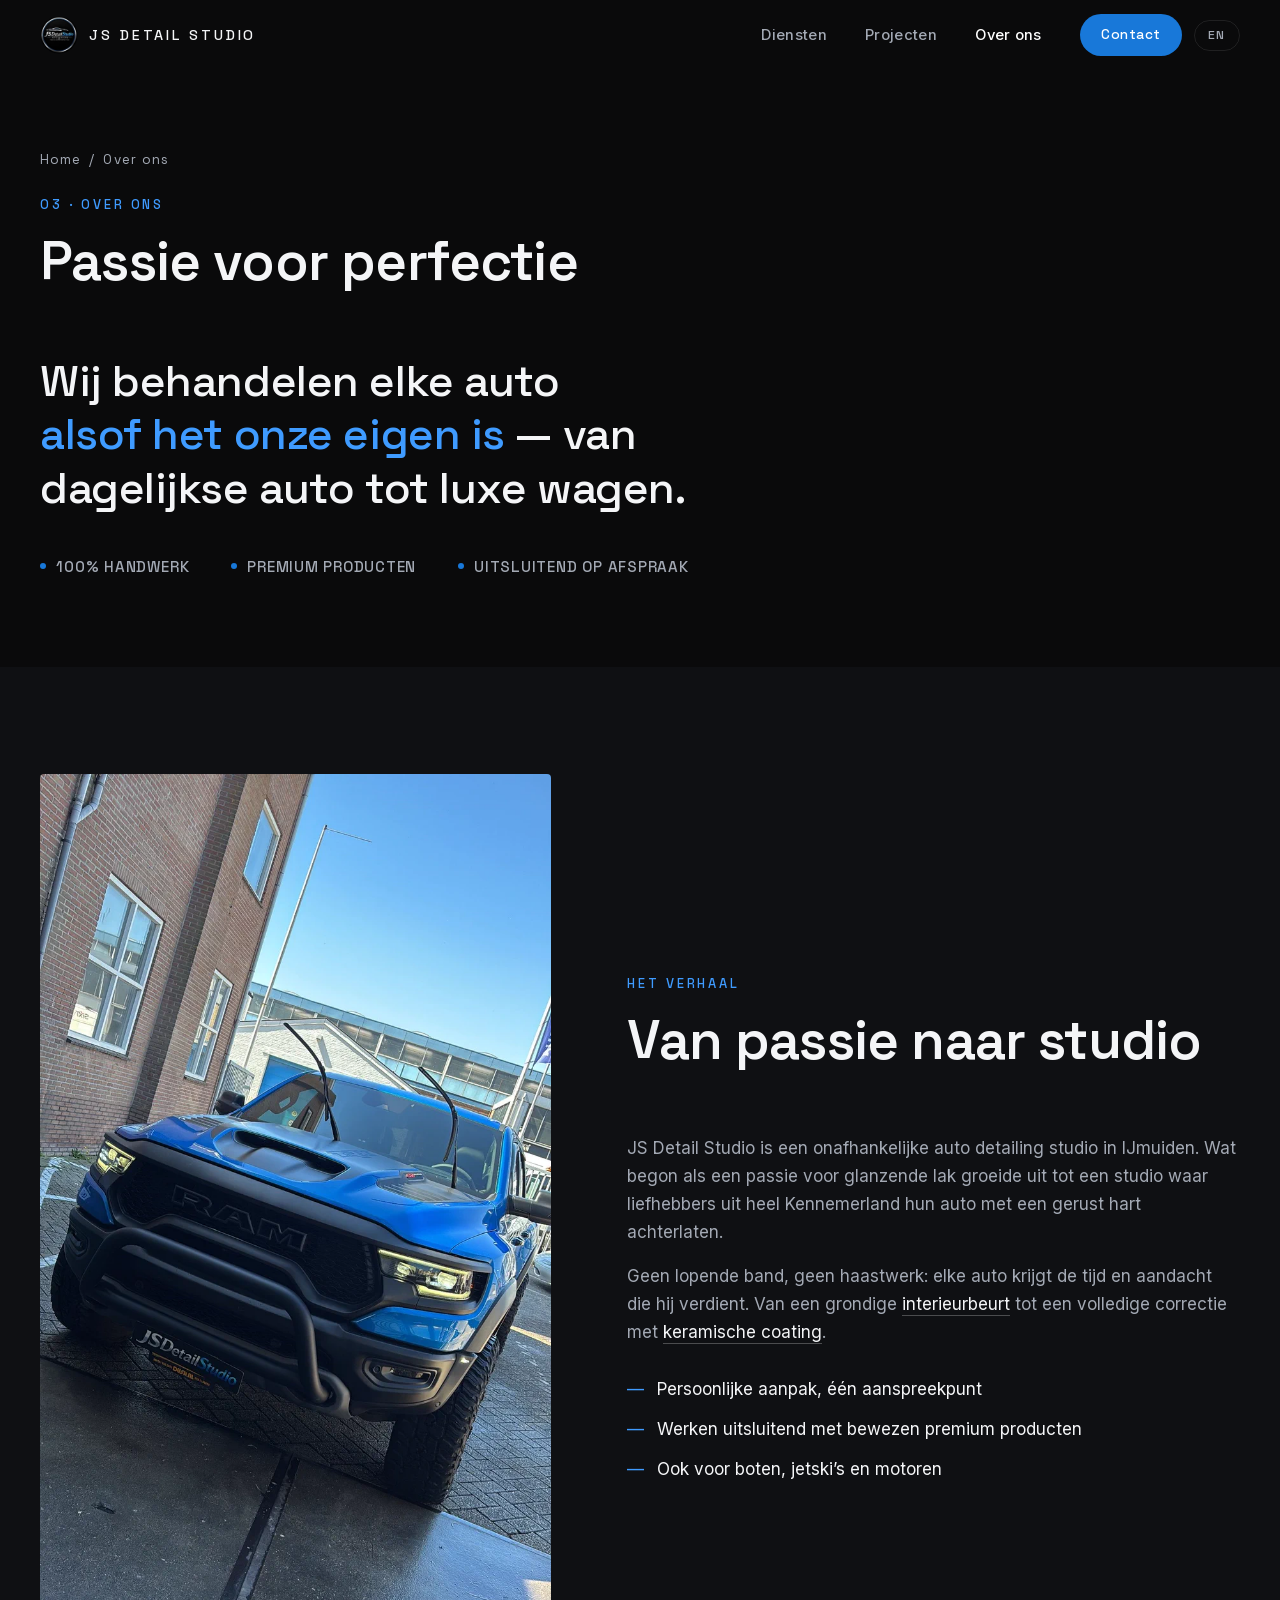
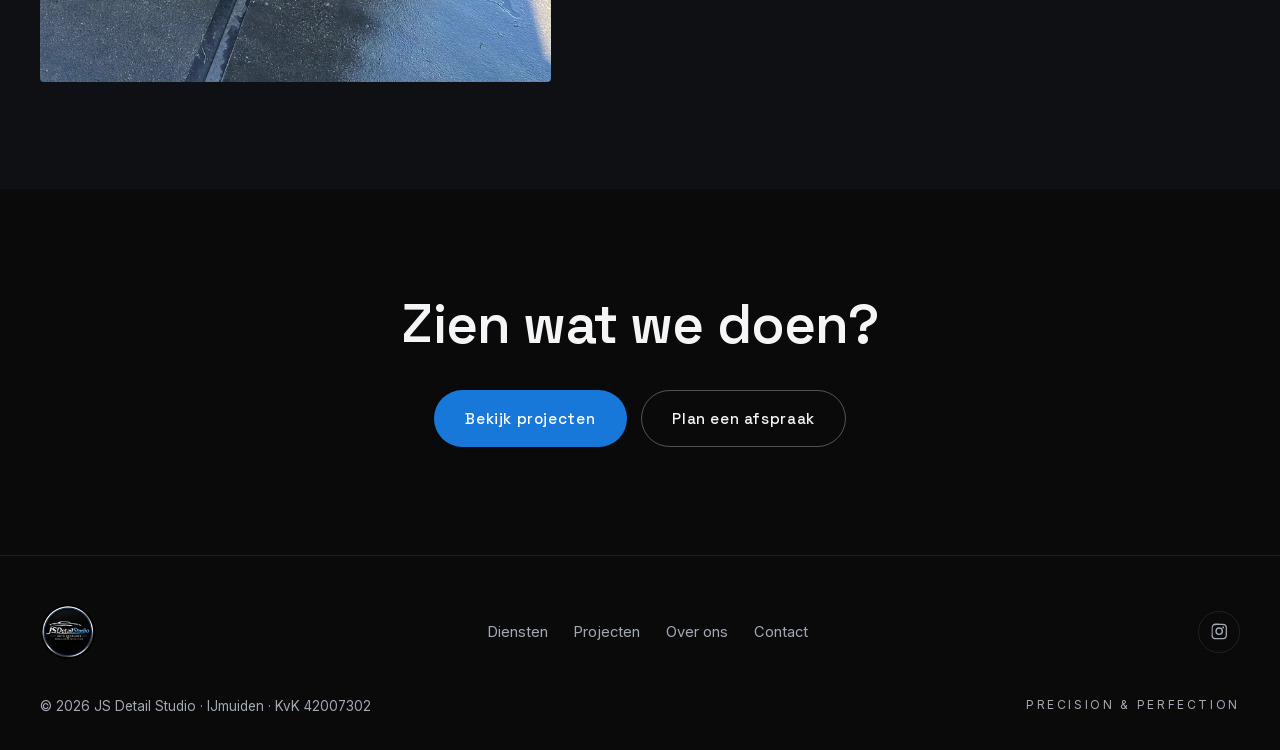
<file: over-ons/index.html>
<!doctype html>
<html lang="nl">
<head>
  <meta charset="utf-8">
  <meta name="viewport" content="width=device-width, initial-scale=1">

  <title>Over ons — Detailing Studio in IJmuiden | JS Detail Studio</title>
  <meta name="description" content="JS Detail Studio is een onafhankelijke auto detailing studio in IJmuiden. 100% handwerk, premium producten en persoonlijke aandacht — voor liefhebbers uit heel Kennemerland.">
  <link rel="canonical" href="https://jsdetailstudio.com/over-ons/">
  <meta name="theme-color" content="#0a0a0b">

  <meta property="og:type" content="website">
  <meta property="og:site_name" content="JS Detail Studio">
  <meta property="og:locale" content="nl_NL">
  <meta property="og:title" content="Over ons — JS Detail Studio IJmuiden">
  <meta property="og:description" content="Onafhankelijke detailing studio met passie voor perfectie. 100% handwerk, premium producten.">
  <meta property="og:url" content="https://jsdetailstudio.com/over-ons/">
  <meta property="og:image" content="https://jsdetailstudio.com/assets/img/og-image.jpg">
  <meta name="twitter:card" content="summary_large_image">
  <meta name="twitter:title" content="Over ons — JS Detail Studio IJmuiden">
  <meta name="twitter:description" content="Onafhankelijke detailing studio met passie voor perfectie. 100% handwerk, premium producten.">
  <meta name="twitter:image" content="https://jsdetailstudio.com/assets/img/og-image.jpg">

  <link rel="icon" type="image/png" sizes="32x32" href="../assets/icons/favicon-32.png">
  <link rel="icon" type="image/png" sizes="192x192" href="../assets/icons/icon-192.png">
  <link rel="apple-touch-icon" href="../assets/icons/apple-touch-icon.png">
  <link rel="manifest" href="../site.webmanifest">

  <link rel="preload" href="../assets/fonts/space-grotesk-var.woff2" as="font" type="font/woff2" crossorigin>
  <link rel="preload" href="../assets/fonts/inter-var.woff2" as="font" type="font/woff2" crossorigin>
  <link rel="stylesheet" href="../css/style.css?v=18">

  <script type="application/ld+json">
  {
    "@context": "https://schema.org",
    "@graph": [
      {
        "@type": "AutomotiveBusiness",
        "@id": "https://jsdetailstudio.com/#business",
        "name": "JS Detail Studio",
        "alternateName": "JS Detail Studio IJmuiden",
        "description": "Premium auto detailing studio in IJmuiden: interieur- en exterieur detailing, machinaal polijsten en keramische coating.",
        "url": "https://jsdetailstudio.com/",
        "image": "https://jsdetailstudio.com/assets/img/og-image.jpg",
        "logo": "https://jsdetailstudio.com/assets/icons/icon-512.png",
        "telephone": "+31637583231",
        "email": "info@jsdetailstudio.nl",
        "priceRange": "€€",
        "address": { "@type": "PostalAddress", "streetAddress": "Bronsstraat 15", "postalCode": "1976 BC", "addressLocality": "IJmuiden", "addressRegion": "Noord-Holland", "addressCountry": "NL" },
        "geo": { "@type": "GeoCoordinates", "latitude": 52.4540932, "longitude": 4.5870058 },
        "areaServed": ["IJmuiden", "Velsen", "Santpoort", "Beverwijk", "Haarlem"],
        "openingHoursSpecification": [
          { "@type": "OpeningHoursSpecification", "dayOfWeek": ["Monday","Tuesday","Wednesday","Thursday","Friday","Saturday"], "opens": "09:00", "closes": "17:00" }
        ],
        "sameAs": ["https://www.instagram.com/jsdetailstudio/", "https://www.google.com/search?kgmid=/g/11nb7r6nzc"]
      },
      {
        "@type": "BreadcrumbList",
        "itemListElement": [
          { "@type": "ListItem", "position": 1, "name": "Home", "item": "https://jsdetailstudio.com/" },
          { "@type": "ListItem", "position": 2, "name": "Over ons", "item": "https://jsdetailstudio.com/over-ons/" }
        ]
      }
    ]
  }
  </script>
</head>
<body>

<header class="site-header">
  <div class="container header__inner">
    <a class="brand" href="../" aria-label="JS Detail Studio — home">
      <img src="../assets/img/logo-circle-96.webp" alt="" width="38" height="38" class="brand__mark">
      <span class="brand__name">JS&nbsp;Detail&nbsp;Studio</span>
    </a>
    <nav class="nav" id="nav" aria-label="Hoofdmenu">
      <a href="../diensten/" data-en="Services">Diensten</a>
      <a href="../projecten/" data-en="Projects">Projecten</a>
      <a href="./" class="is-active" aria-current="page" data-en="About">Over ons</a>
      <a href="../contact/" class="btn btn--small btn--primary nav__cta">Contact</a>
    </nav>
    <button class="lang-toggle" type="button" aria-label="Switch to English">EN</button>
    <button class="menu-toggle" id="menuToggle" aria-expanded="false" aria-controls="nav" aria-label="Menu openen">
      <span></span><span></span>
    </button>
  </div>
</header>

<main>
  <section class="section page-hero">
    <div class="container">
      <nav class="breadcrumb" aria-label="Kruimelpad"><a href="../" data-en="Home">Home</a><span aria-hidden="true">/</span><span data-en="About">Over ons</span></nav>
      <header class="section__head">
        <p class="eyebrow" data-en="03 &middot; About">03 &middot; Over ons</p>
        <h1 class="section__title" data-en="Passion for perfection">Passie voor perfectie</h1>
      </header>
    </div>
  </section>

  <section class="statement" style="padding-top:0">
    <div class="container">
      <p class="statement__text reveal" data-en="We treat every car <em>as if it were our own</em> — from everyday cars to luxury rides.">Wij behandelen elke auto <em>alsof het onze eigen is</em> — van dagelijkse auto tot luxe wagen.</p>
      <ul class="statement__usps reveal">
        <li data-en="100% handwork">100% handwerk</li>
        <li data-en="Premium products">Premium producten</li>
        <li data-en="By appointment only">Uitsluitend op afspraak</li>
      </ul>
    </div>
  </section>

  <section class="section section--tint">
    <div class="container about">
      <div class="about__media reveal">
        <picture>
          <source type="image/webp" srcset="../assets/img/ram-trx-480.webp 480w, ../assets/img/ram-trx-800.webp 800w, ../assets/img/ram-trx-1152.webp 1152w" sizes="(min-width: 900px) 40vw, 94vw">
          <img src="../assets/img/ram-trx-800.jpg" alt="RAM TRX pick-up met JS Detail Studio kentekenplaat voor de studio" width="1152" height="2048" loading="lazy" decoding="async">
        </picture>
      </div>
      <div class="about__body">
        <header class="section__head reveal">
          <p class="eyebrow" data-en="The story">Het verhaal</p>
          <h2 class="section__title" data-en="From passion to studio">Van passie naar studio</h2>
        </header>
        <div class="about__text reveal">
          <p data-en="JS Detail Studio is an independent car detailing studio in IJmuiden. What began as a passion for glossy paintwork grew into a studio where enthusiasts from all over Kennemerland leave their car with peace of mind.">JS Detail Studio is een onafhankelijke auto detailing studio in IJmuiden. Wat begon als een passie voor glanzende lak groeide uit tot een studio waar liefhebbers uit heel Kennemerland hun auto met een gerust hart achterlaten.</p>
          <p data-en='No assembly line, no rushing: every car gets the time and attention it deserves. From a thorough <a class="link" href="../diensten/interieur-detailing/">interior clean</a> to a full correction with <a class="link" href="../diensten/keramische-coating/">ceramic coating</a>.'>Geen lopende band, geen haastwerk: elke auto krijgt de tijd en aandacht die hij verdient. Van een grondige <a class="link" href="../diensten/interieur-detailing/">interieurbeurt</a> tot een volledige correctie met <a class="link" href="../diensten/keramische-coating/">keramische coating</a>.</p>
        </div>
        <ul class="about__points reveal">
          <li data-en="Personal approach, one point of contact">Persoonlijke aanpak, één aanspreekpunt</li>
          <li data-en="We work exclusively with proven premium products">Werken uitsluitend met bewezen premium producten</li>
          <li data-en="Also for boats, jet skis and motorcycles">Ook voor boten, jetski&rsquo;s en motoren</li>
        </ul>
      </div>
    </div>
  </section>

  <section class="section">
    <div class="container reveal" style="text-align:center">
      <h2 class="section__title" style="margin-bottom:1.2rem" data-en="See what we do?">Zien wat we doen?</h2>
      <div class="hero__actions">
        <a class="btn btn--primary" href="../projecten/" data-en="View projects">Bekijk projecten</a>
        <a class="btn btn--ghost" href="../contact/" data-en="Book an appointment">Plan een afspraak</a>
      </div>
    </div>
  </section>
</main>

<footer class="footer" style="margin-top:0">
  <div class="container footer__inner">
    <img src="../assets/img/logo-circle-96.webp" alt="Logo van JS Detail Studio" width="56" height="56" loading="lazy" class="footer__logo">
    <nav class="footer__nav" aria-label="Footer">
      <a href="../diensten/" data-en="Services">Diensten</a>
      <a href="../projecten/" data-en="Projects">Projecten</a>
      <a href="./" data-en="About">Over ons</a>
      <a href="../contact/">Contact</a>
    </nav>
    <div class="footer__social">
      <a class="link" href="https://www.instagram.com/jsdetailstudio/" target="_blank" rel="noopener" aria-label="Instagram van JS Detail Studio">
        <svg class="icon" viewBox="0 0 24 24" aria-hidden="true"><path fill="currentColor" d="M12 2.2c3.2 0 3.6 0 4.9.1a6.7 6.7 0 0 1 2.2.4 4.5 4.5 0 0 1 2.6 2.6 6.7 6.7 0 0 1 .4 2.2c.1 1.3.1 1.7.1 4.9s0 3.6-.1 4.9a6.7 6.7 0 0 1-.4 2.2 4.5 4.5 0 0 1-2.6 2.6 6.7 6.7 0 0 1-2.2.4c-1.3.1-1.7.1-4.9.1s-3.6 0-4.9-.1a6.7 6.7 0 0 1-2.2-.4 4.5 4.5 0 0 1-2.6-2.6 6.7 6.7 0 0 1-.4-2.2C2.2 15.6 2.2 15.2 2.2 12s0-3.6.1-4.9a6.7 6.7 0 0 1 .4-2.2 4.5 4.5 0 0 1 2.6-2.6 6.7 6.7 0 0 1 2.2-.4c1.3-.1 1.7-.1 4.9-.1Zm0 1.8c-3.1 0-3.5 0-4.8.1a4.9 4.9 0 0 0-1.7.3 2.7 2.7 0 0 0-1.6 1.6 4.9 4.9 0 0 0-.3 1.7c-.1 1.3-.1 1.7-.1 4.8s0 3.5.1 4.8a4.9 4.9 0 0 0 .3 1.7 2.7 2.7 0 0 0 1.6 1.6 4.9 4.9 0 0 0 1.7.3c1.3.1 1.7.1 4.8.1s3.5 0 4.8-.1a4.9 4.9 0 0 0 1.7-.3 2.7 2.7 0 0 0 1.6-1.6 4.9 4.9 0 0 0 .3-1.7c.1-1.3.1-1.7.1-4.8s0-3.5-.1-4.8a4.9 4.9 0 0 0-.3-1.7 2.7 2.7 0 0 0-1.6-1.6 4.9 4.9 0 0 0-1.7-.3c-1.3-.1-1.7-.1-4.8-.1Zm0 3a5 5 0 1 1 0 10 5 5 0 0 1 0-10Zm0 1.8a3.2 3.2 0 1 0 0 6.4 3.2 3.2 0 0 0 0-6.4Zm5.2-2.9a1.2 1.2 0 1 1 0 2.4 1.2 1.2 0 0 1 0-2.4Z"/></svg>
      </a>
    </div>
  </div>
  <div class="container footer__meta">
    <p>&copy; 2026 JS Detail Studio &middot; IJmuiden &middot; KvK 42007302</p>
    <p class="footer__tagline">Precision &amp; Perfection</p>
  </div>
</footer>

<script src="../js/main.js?v=16" defer></script>
</body>
</html>
</file>
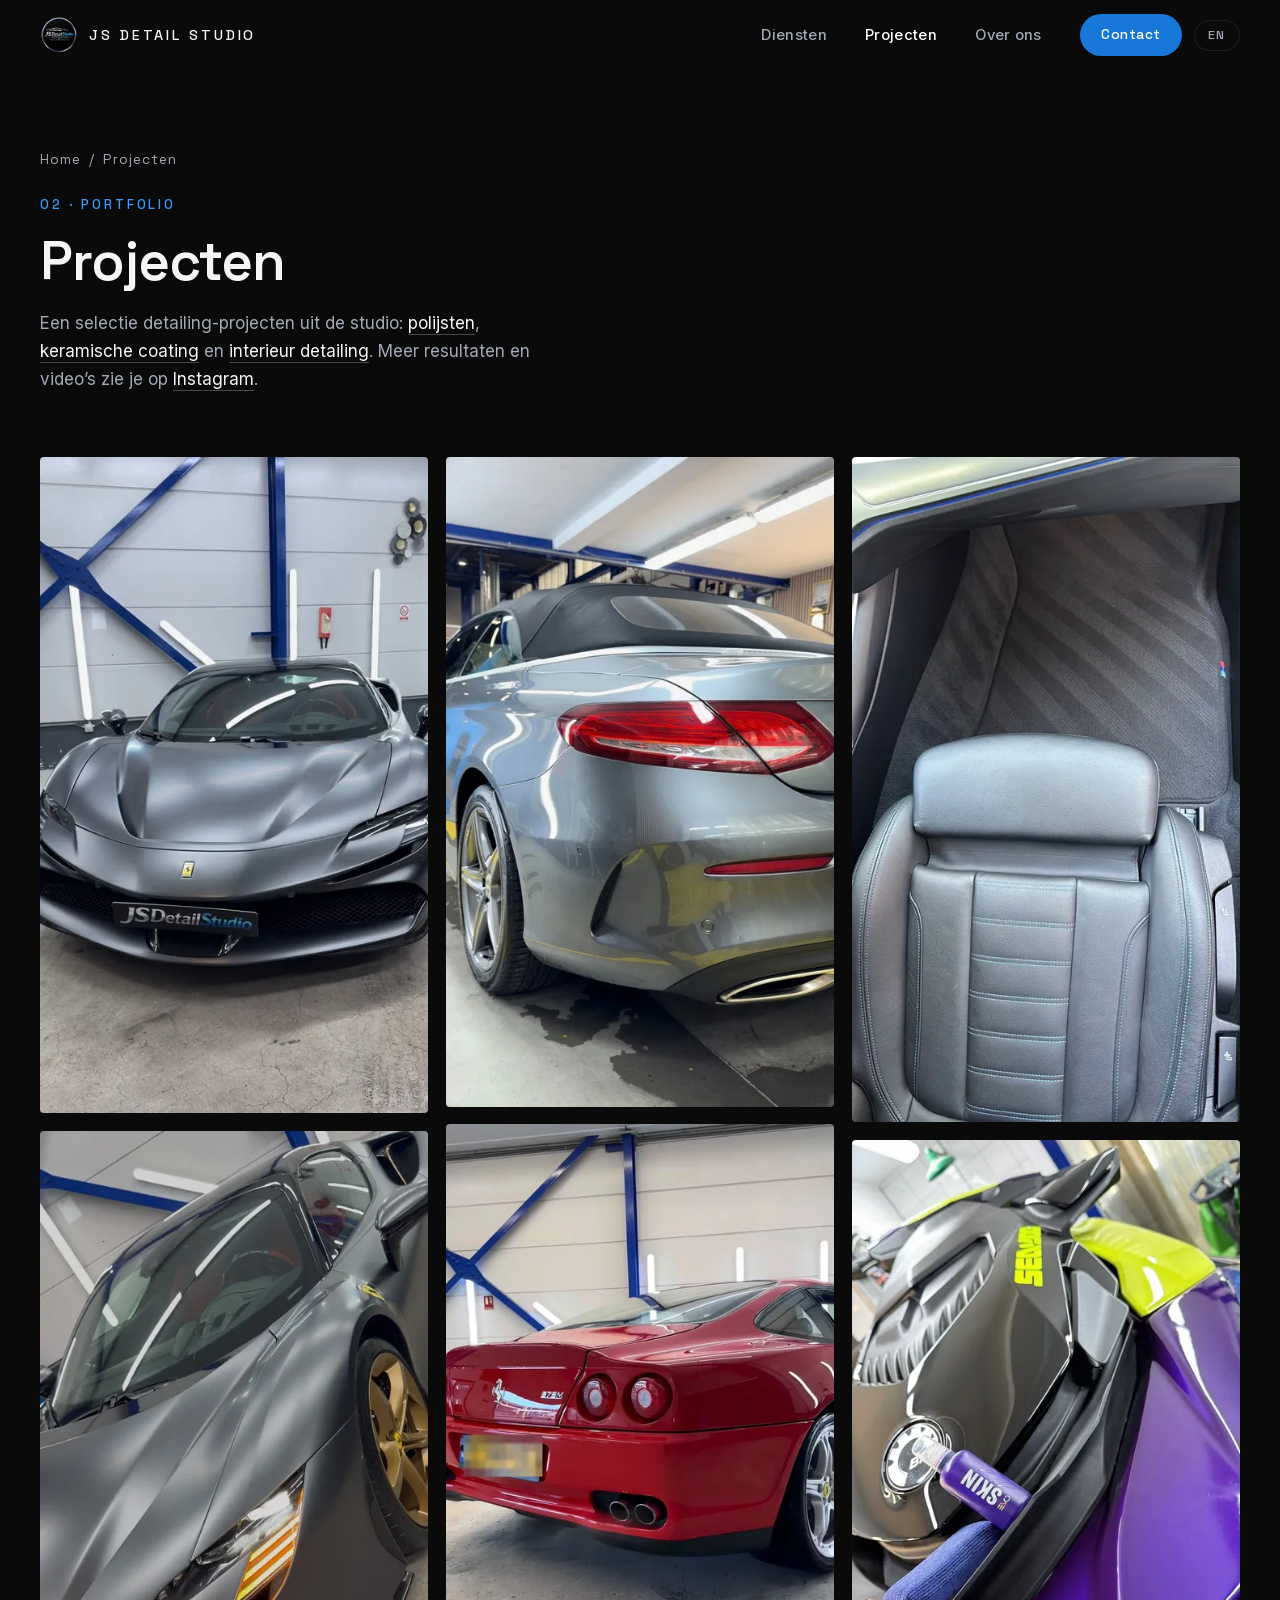
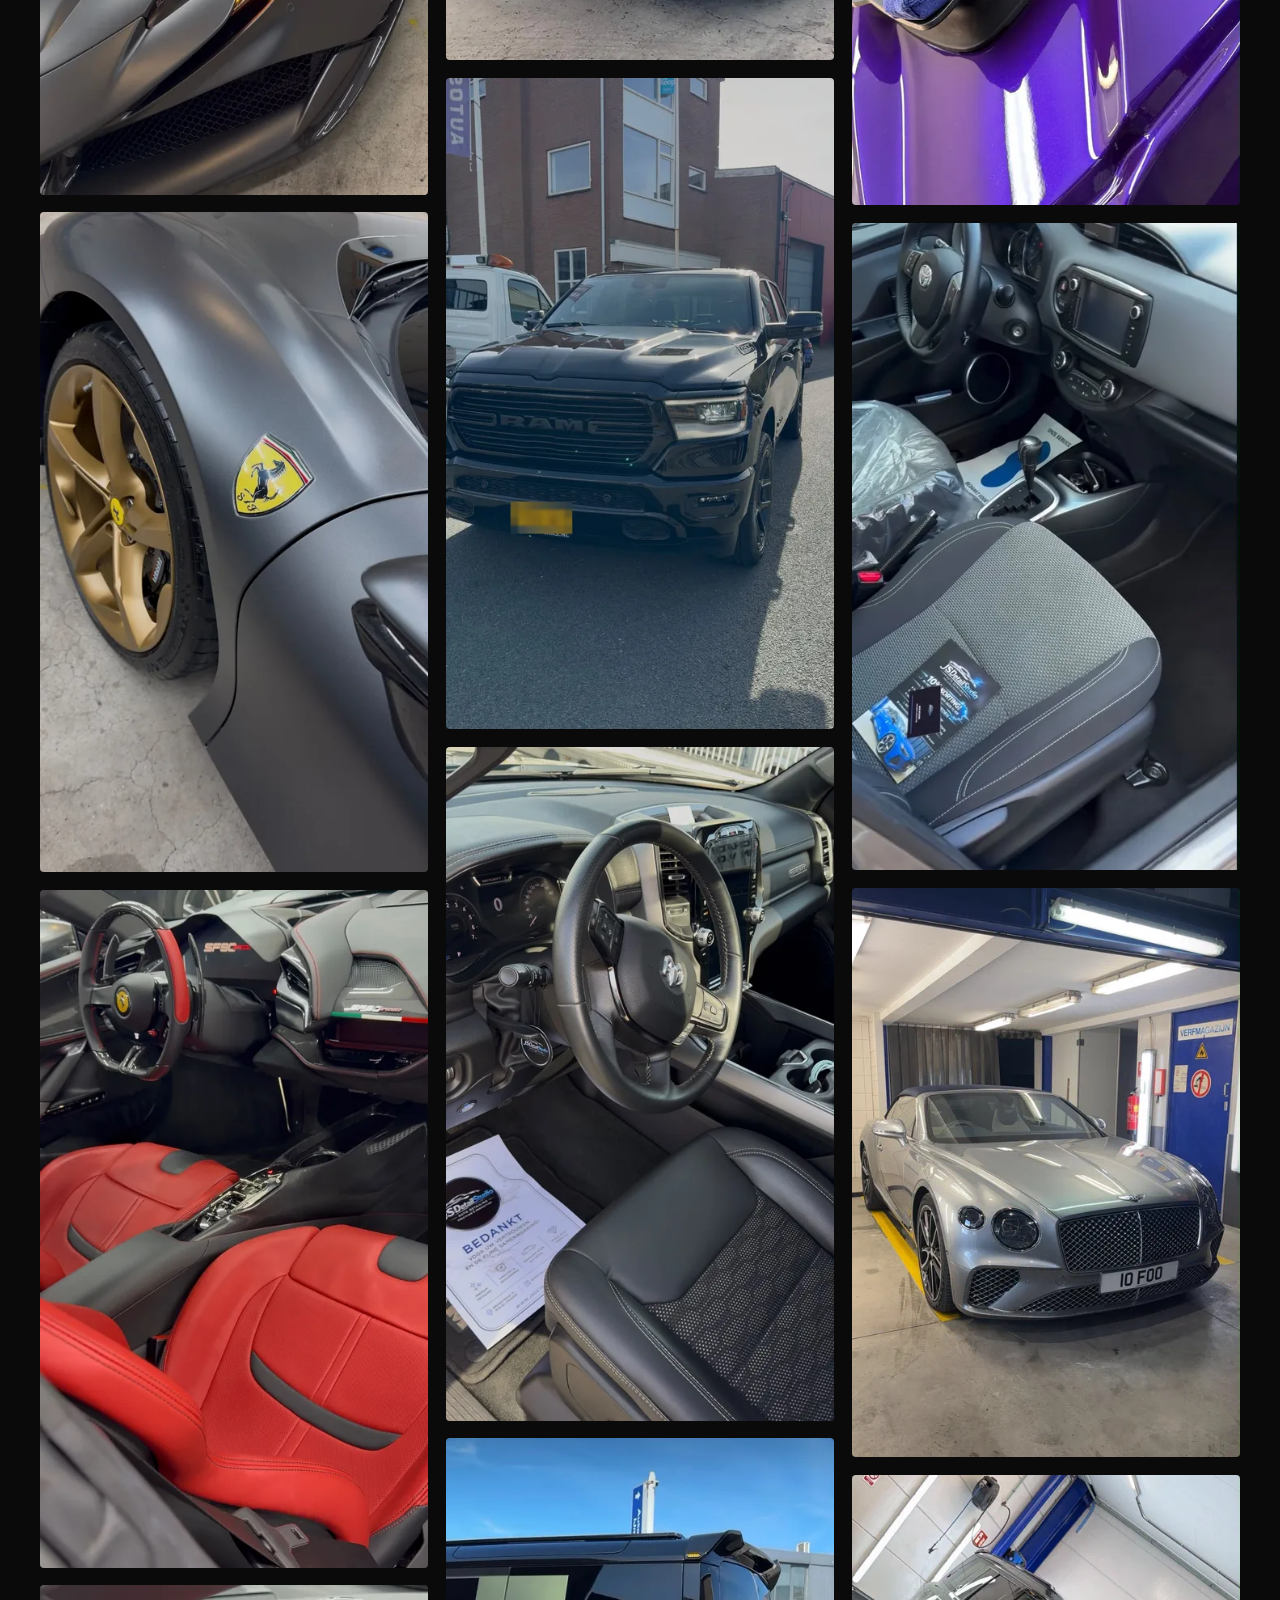
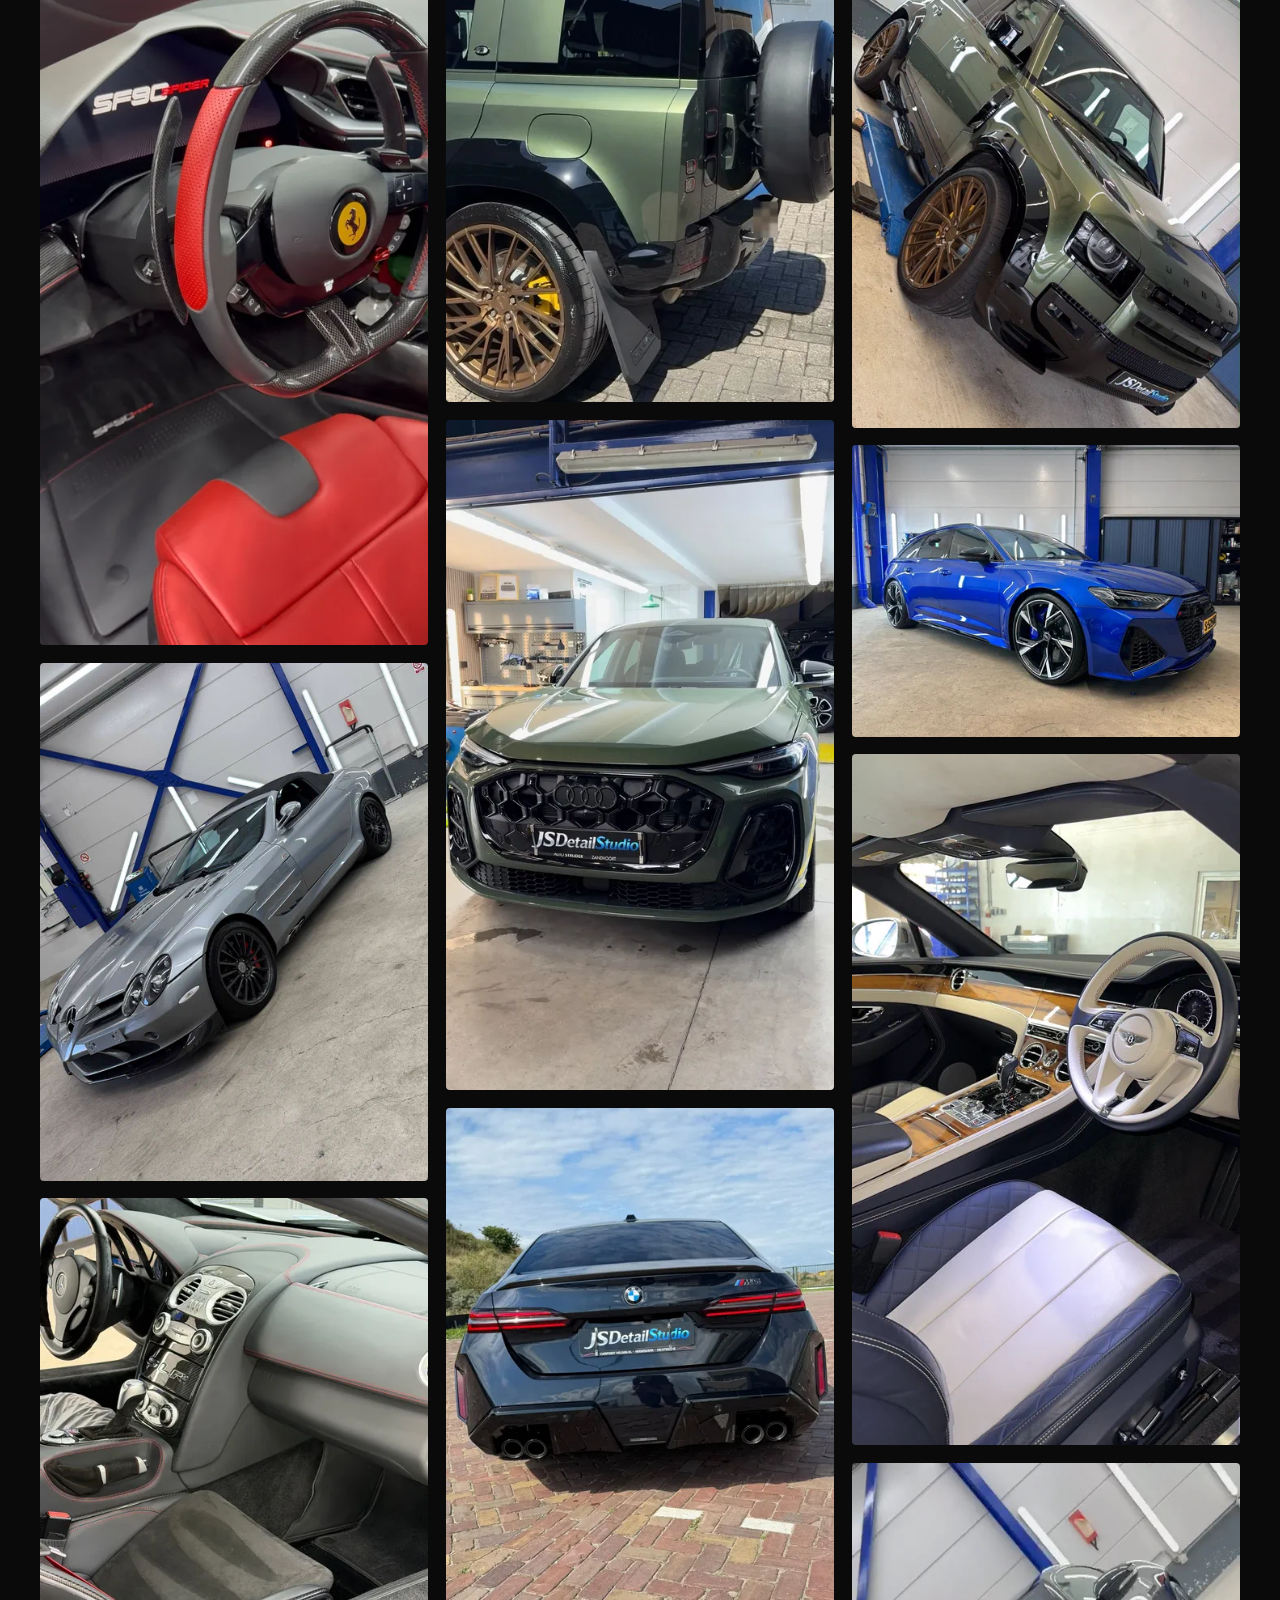
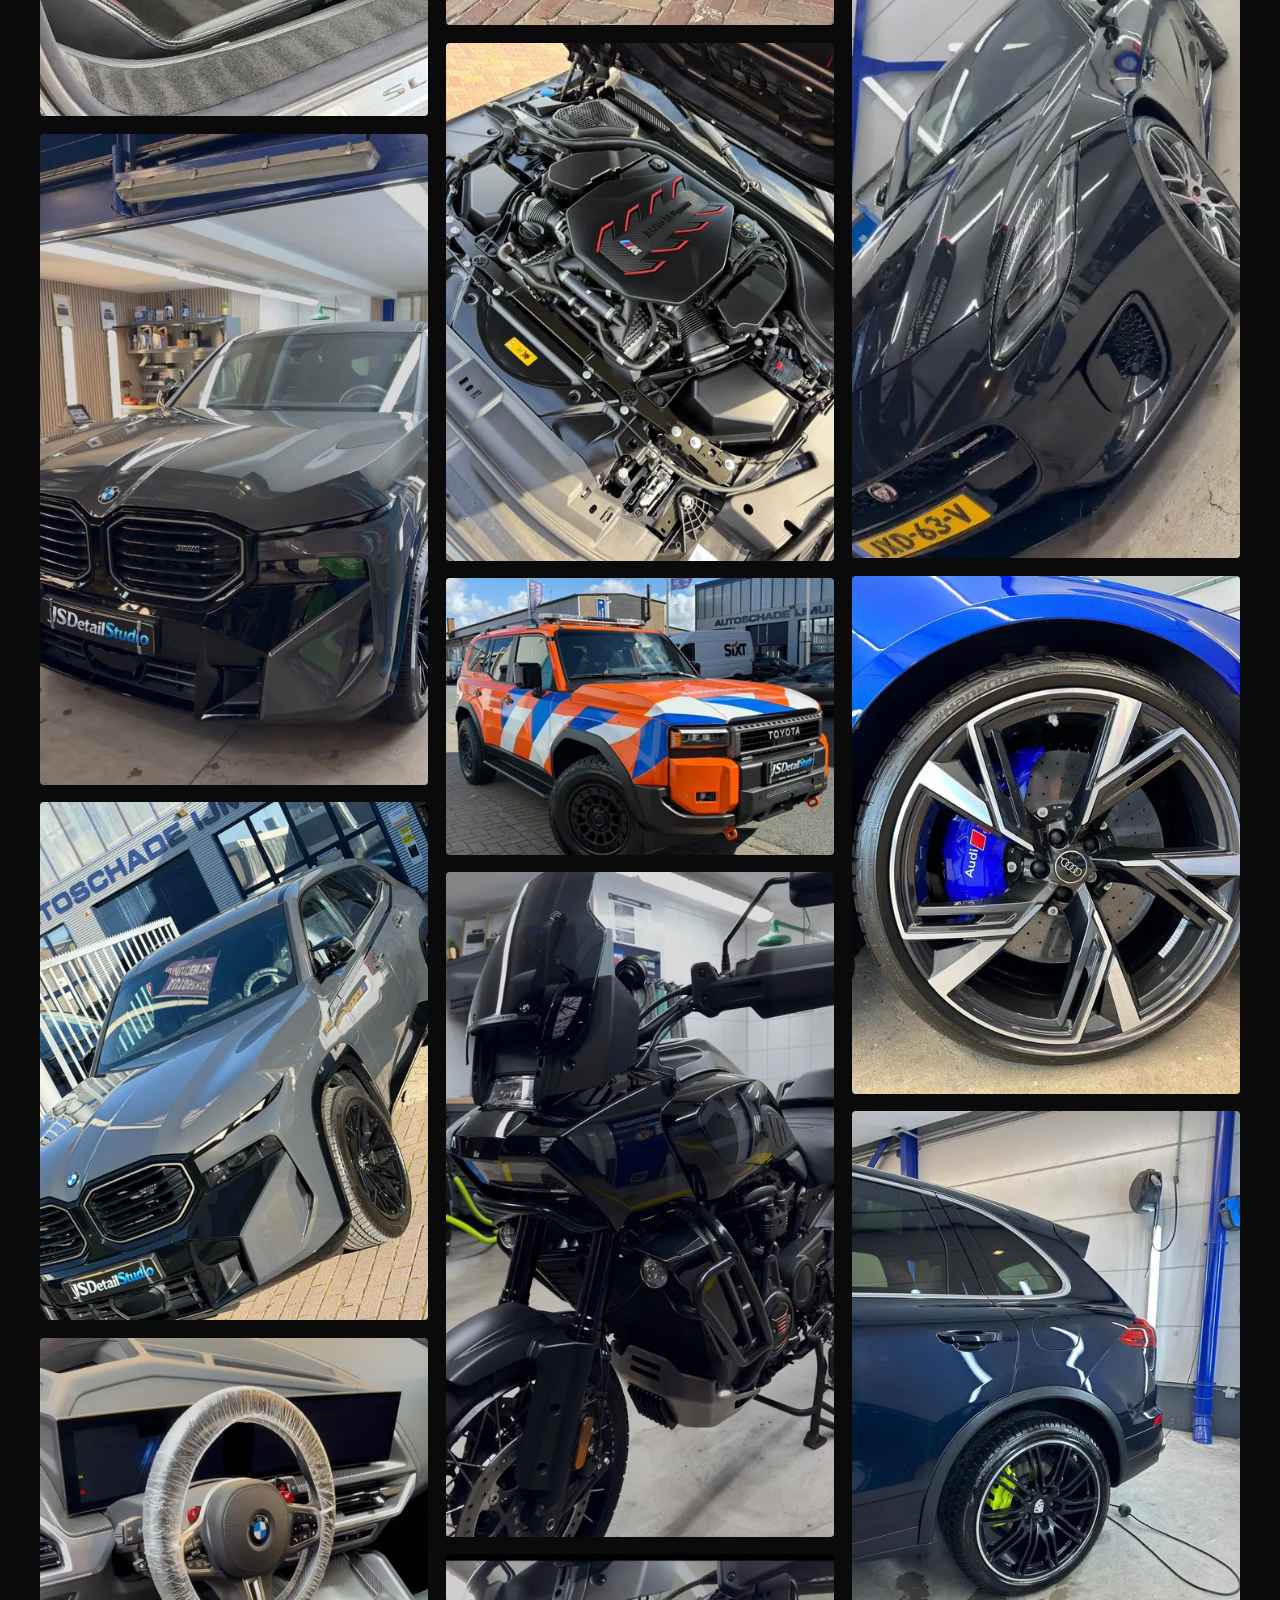
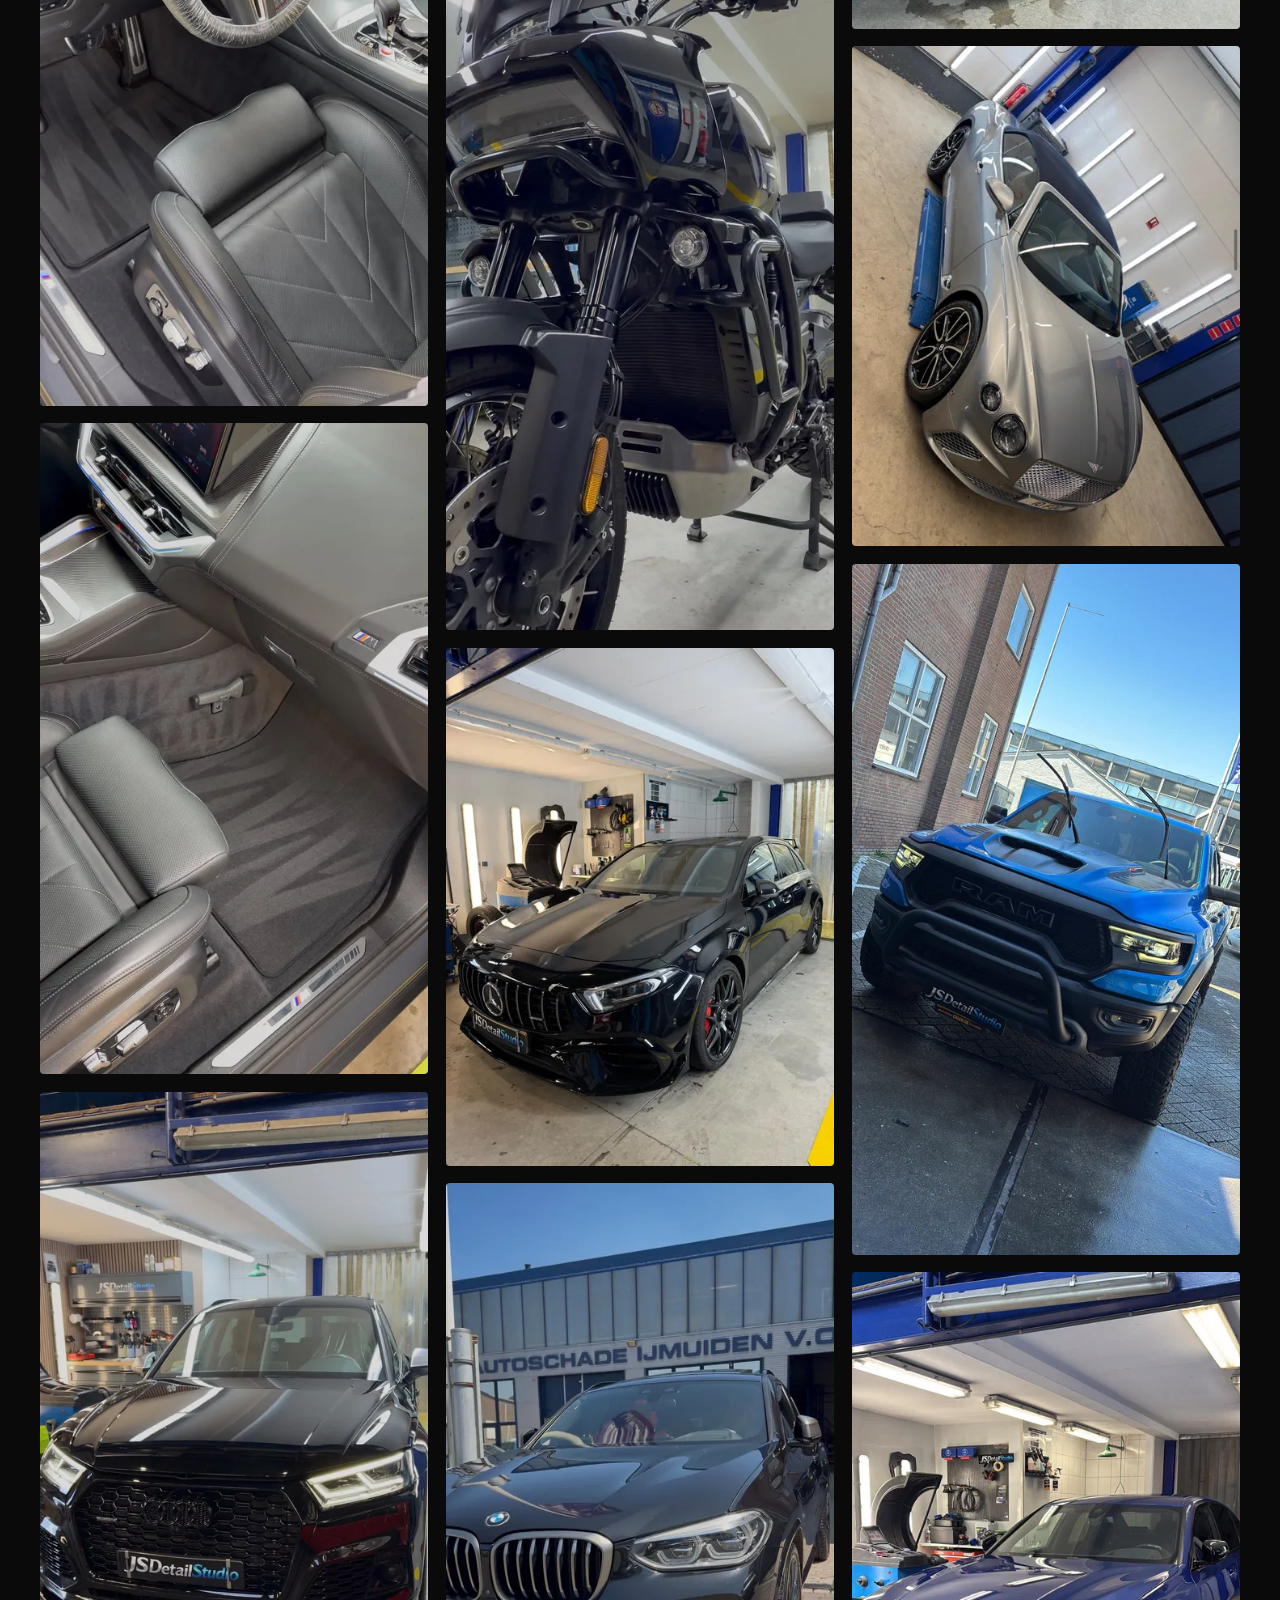
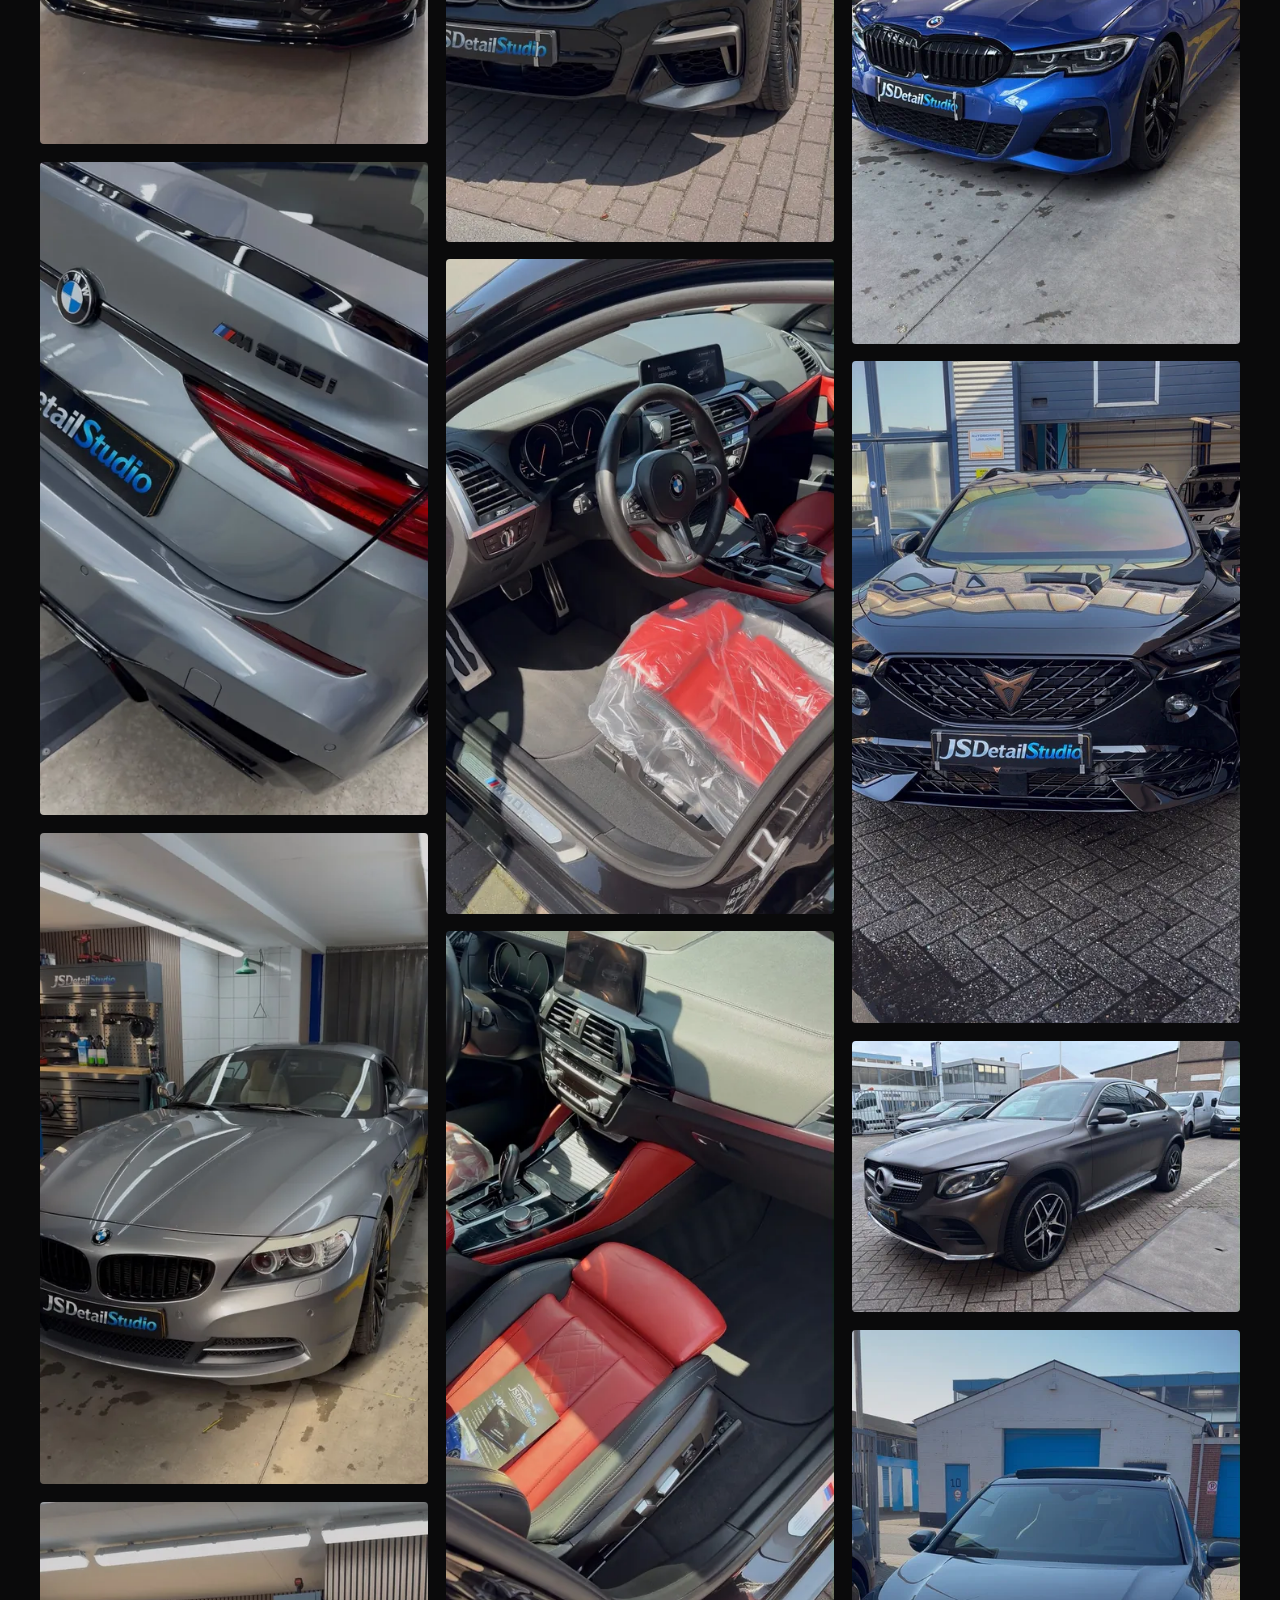
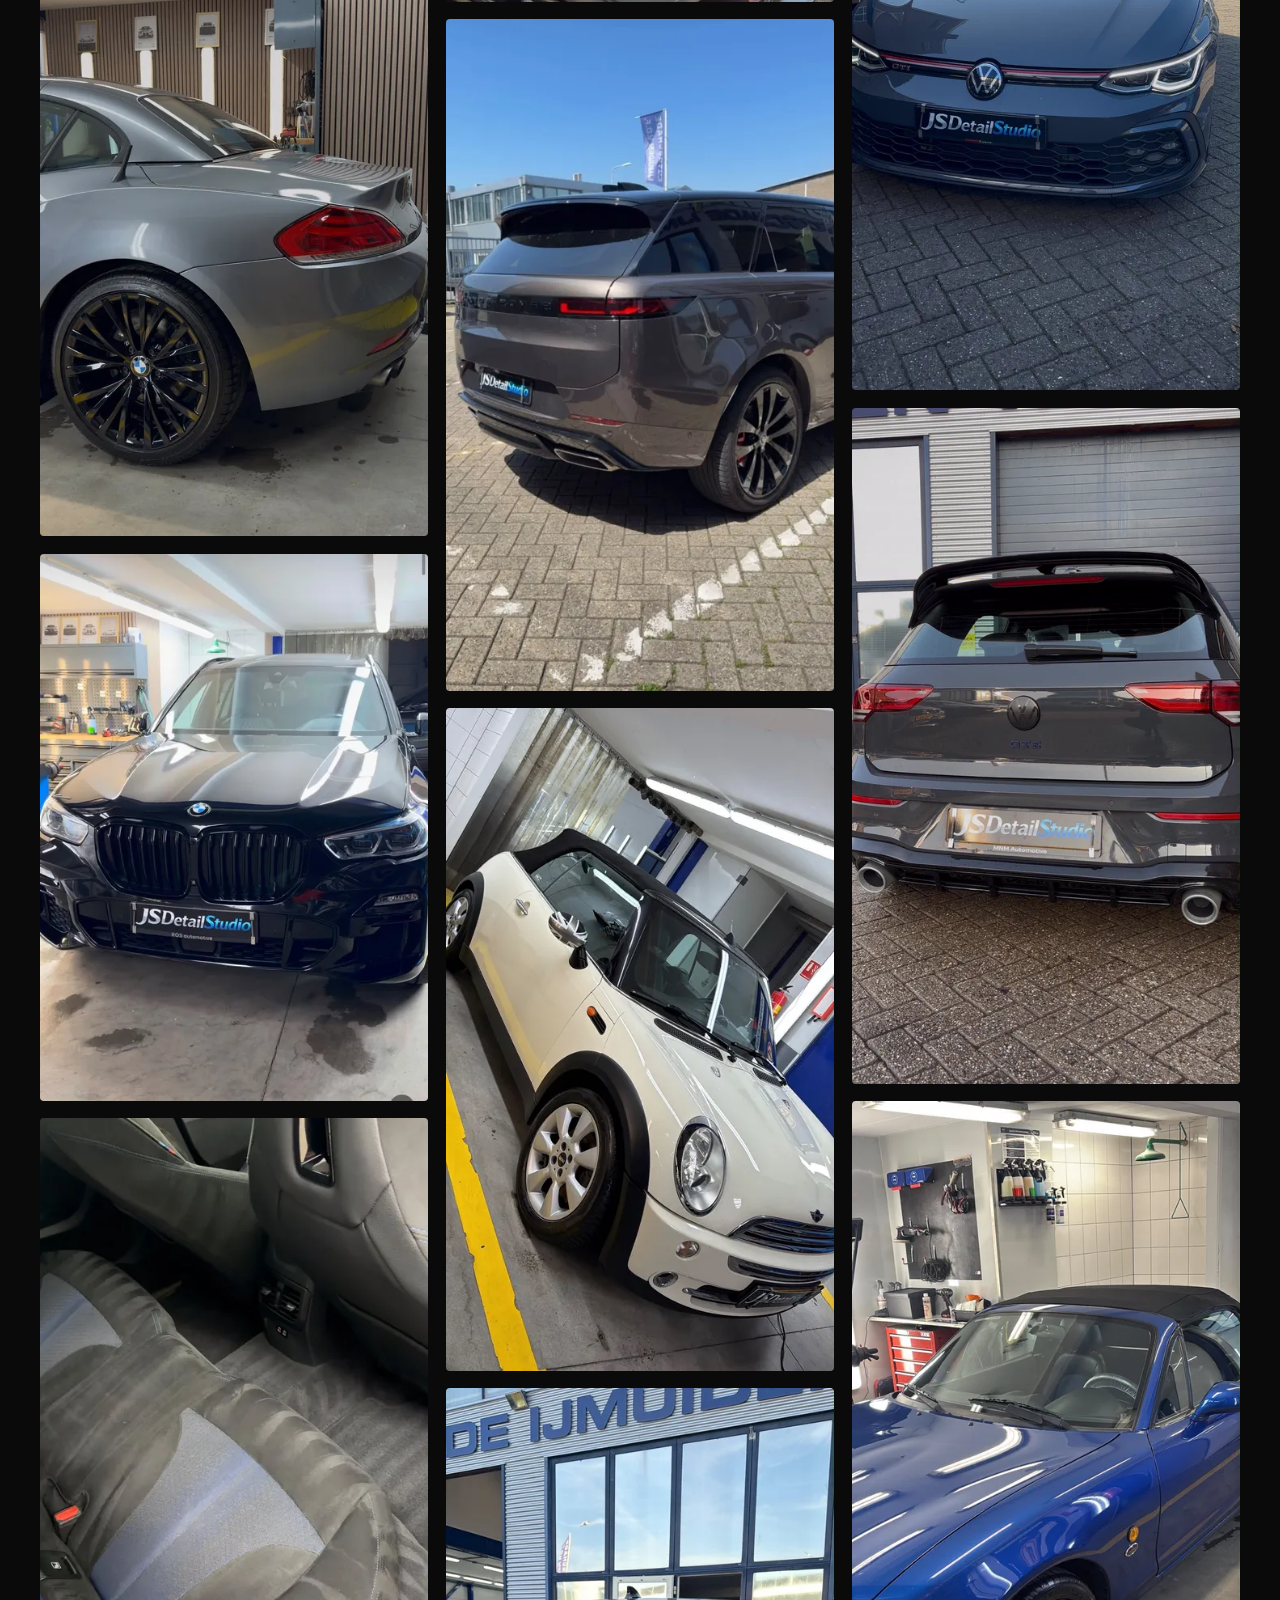
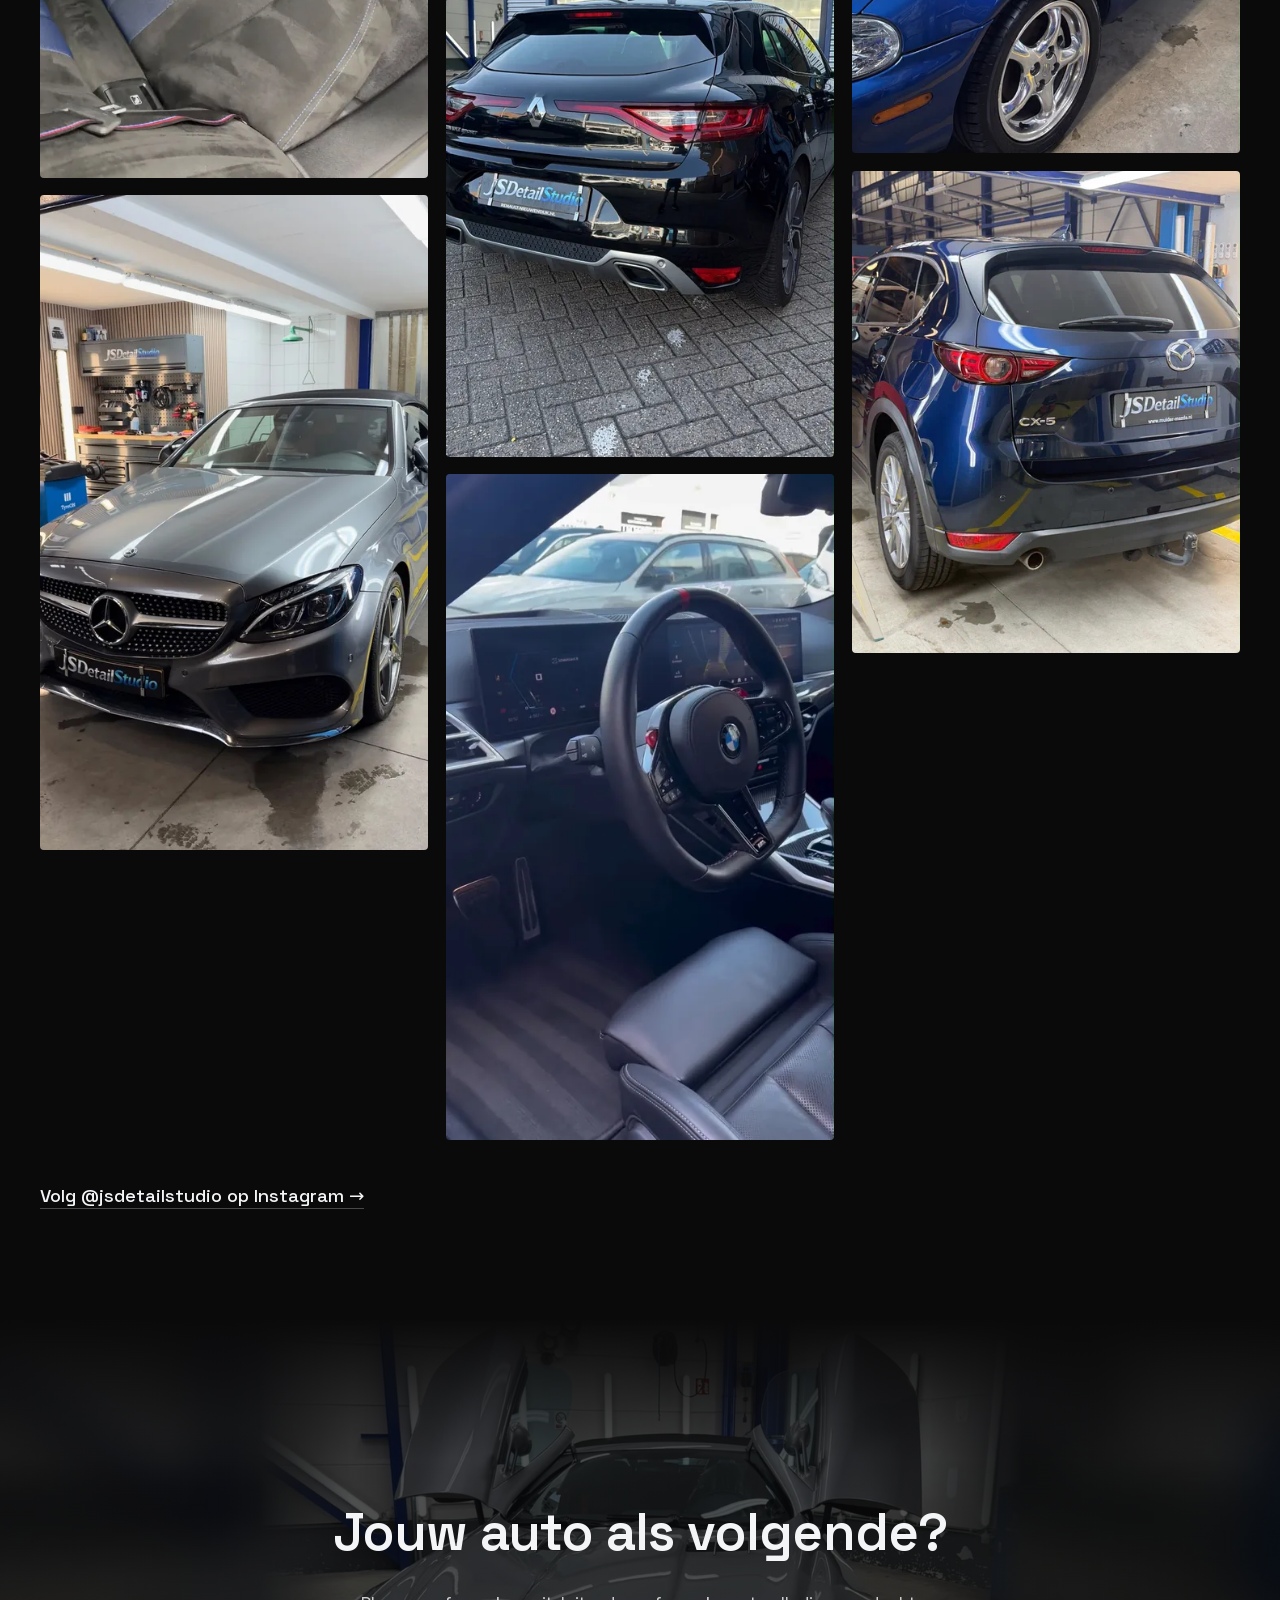
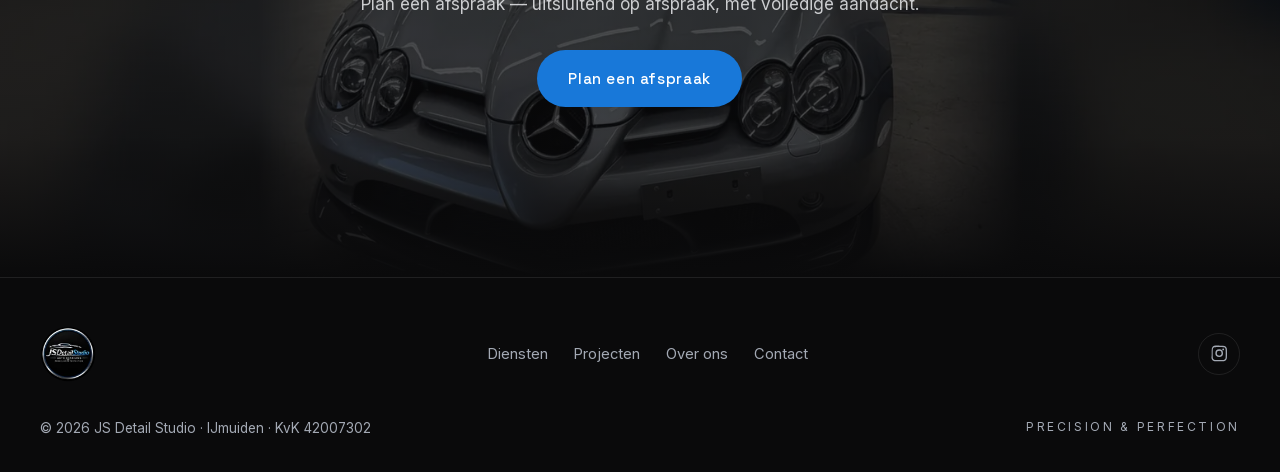
<file: projecten/index.html>
<!doctype html>
<html lang="nl">
<head>
  <meta charset="utf-8">
  <meta name="viewport" content="width=device-width, initial-scale=1">

  <title>Projecten — Detailing Portfolio | JS Detail Studio IJmuiden</title>
  <meta name="description" content="Bekijk recent detailing-werk uit onze studio in IJmuiden — van dagelijkse auto tot luxe wagen. Polijsten, keramische coating en interieur detailing in beeld.">
  <link rel="canonical" href="https://jsdetailstudio.com/projecten/">
  <meta name="theme-color" content="#0a0a0b">

  <meta property="og:type" content="website">
  <meta property="og:site_name" content="JS Detail Studio">
  <meta property="og:locale" content="nl_NL">
  <meta property="og:title" content="Projecten — JS Detail Studio IJmuiden">
  <meta property="og:description" content="Van dagelijkse auto tot luxe wagen: recente detailing-projecten uit onze studio in IJmuiden.">
  <meta property="og:url" content="https://jsdetailstudio.com/projecten/">
  <meta property="og:image" content="https://jsdetailstudio.com/assets/img/og-image.jpg">
  <meta name="twitter:card" content="summary_large_image">
  <meta name="twitter:title" content="Projecten — JS Detail Studio IJmuiden">
  <meta name="twitter:description" content="Van dagelijkse auto tot luxe wagen: recente detailing-projecten uit onze studio in IJmuiden.">
  <meta name="twitter:image" content="https://jsdetailstudio.com/assets/img/og-image.jpg">

  <link rel="icon" type="image/png" sizes="32x32" href="../assets/icons/favicon-32.png">
  <link rel="icon" type="image/png" sizes="192x192" href="../assets/icons/icon-192.png">
  <link rel="apple-touch-icon" href="../assets/icons/apple-touch-icon.png">
  <link rel="manifest" href="../site.webmanifest">

  <link rel="preload" href="../assets/fonts/space-grotesk-var.woff2" as="font" type="font/woff2" crossorigin>
  <link rel="preload" href="../assets/fonts/inter-var.woff2" as="font" type="font/woff2" crossorigin>
  <link rel="stylesheet" href="../css/style.css?v=18">

  <script type="application/ld+json">
  {
    "@context": "https://schema.org",
    "@graph": [
      {
        "@type": "AutomotiveBusiness",
        "@id": "https://jsdetailstudio.com/#business",
        "name": "JS Detail Studio",
        "alternateName": "JS Detail Studio IJmuiden",
        "description": "Premium auto detailing studio in IJmuiden: interieur- en exterieur detailing, machinaal polijsten en keramische coating.",
        "url": "https://jsdetailstudio.com/",
        "image": "https://jsdetailstudio.com/assets/img/og-image.jpg",
        "logo": "https://jsdetailstudio.com/assets/icons/icon-512.png",
        "telephone": "+31637583231",
        "email": "info@jsdetailstudio.nl",
        "priceRange": "€€",
        "address": { "@type": "PostalAddress", "streetAddress": "Bronsstraat 15", "postalCode": "1976 BC", "addressLocality": "IJmuiden", "addressRegion": "Noord-Holland", "addressCountry": "NL" },
        "geo": { "@type": "GeoCoordinates", "latitude": 52.4540932, "longitude": 4.5870058 },
        "areaServed": ["IJmuiden", "Velsen", "Santpoort", "Beverwijk", "Haarlem"],
        "openingHoursSpecification": [
          { "@type": "OpeningHoursSpecification", "dayOfWeek": ["Monday","Tuesday","Wednesday","Thursday","Friday","Saturday"], "opens": "09:00", "closes": "17:00" }
        ],
        "sameAs": ["https://www.instagram.com/jsdetailstudio/", "https://www.google.com/search?kgmid=/g/11nb7r6nzc"]
      },
      {
        "@type": "BreadcrumbList",
        "itemListElement": [
          { "@type": "ListItem", "position": 1, "name": "Home", "item": "https://jsdetailstudio.com/" },
          { "@type": "ListItem", "position": 2, "name": "Projecten", "item": "https://jsdetailstudio.com/projecten/" }
        ]
      }
    ]
  }
  </script>
</head>
<body>

<header class="site-header">
  <div class="container header__inner">
    <a class="brand" href="../" aria-label="JS Detail Studio — home">
      <img src="../assets/img/logo-circle-96.webp" alt="" width="38" height="38" class="brand__mark">
      <span class="brand__name">JS&nbsp;Detail&nbsp;Studio</span>
    </a>
    <nav class="nav" id="nav" aria-label="Hoofdmenu">
      <a href="../diensten/" data-en="Services">Diensten</a>
      <a href="./" class="is-active" aria-current="page" data-en="Projects">Projecten</a>
      <a href="../over-ons/" data-en="About">Over ons</a>
      <a href="../contact/" class="btn btn--small btn--primary nav__cta">Contact</a>
    </nav>
    <button class="lang-toggle" type="button" aria-label="Switch to English">EN</button>
    <button class="menu-toggle" id="menuToggle" aria-expanded="false" aria-controls="nav" aria-label="Menu openen">
      <span></span><span></span>
    </button>
  </div>
</header>

<main>
  <section class="section page-hero">
    <div class="container">
      <nav class="breadcrumb" aria-label="Kruimelpad"><a href="../" data-en="Home">Home</a><span aria-hidden="true">/</span><span data-en="Projects">Projecten</span></nav>
      <header class="section__head">
        <p class="eyebrow">02 &middot; Portfolio</p>
        <h1 class="section__title" data-en="Projects">Projecten</h1>
        <p class="section__intro" data-en='A selection of detailing projects from the studio: <a class="link" href="../diensten/machinaal-polijsten/">polishing</a>, <a class="link" href="../diensten/keramische-coating/">ceramic coating</a> and <a class="link" href="../diensten/interieur-detailing/">interior detailing</a>. See more results and videos on <a class="link" href="https://www.instagram.com/jsdetailstudio/" target="_blank" rel="noopener">Instagram</a>.'>Een selectie detailing-projecten uit de studio: <a class="link" href="../diensten/machinaal-polijsten/">polijsten</a>, <a class="link" href="../diensten/keramische-coating/">keramische coating</a> en <a class="link" href="../diensten/interieur-detailing/">interieur detailing</a>. Meer resultaten en video&rsquo;s zie je op <a class="link" href="https://www.instagram.com/jsdetailstudio/" target="_blank" rel="noopener">Instagram</a>.</p>
      </header>
    </div>
  </section>

  <section class="section" style="padding-top:0">
    <div class="container">
      <div class="gallery">
        <figure class="gallery__item reveal">
          <picture>
            <source type="image/webp" srcset="../assets/img/ferrari-sf90-480.webp 480w, ../assets/img/ferrari-sf90-800.webp 800w, ../assets/img/ferrari-sf90-1183.webp 1183w" sizes="(min-width: 1000px) 30vw, (min-width: 640px) 46vw, 94vw">
            <img src="../assets/img/ferrari-sf90-800.jpg" alt="Matgrijze Ferrari SF90 Spider met gouden velgen vooraanzicht in de detailingstudio van JS Detail Studio in IJmuiden" width="1183" height="2000" loading="lazy" decoding="async">
          </picture>
          <figcaption data-en="Ferrari SF90 Spider — exterior detailing">Ferrari SF90 Spider — exterieur detailing</figcaption>
        </figure>

        <figure class="gallery__item reveal">
          <picture>
            <source type="image/webp" srcset="../assets/img/ferrari-sf90-voorzijde-480.webp 480w, ../assets/img/ferrari-sf90-voorzijde-800.webp 800w, ../assets/img/ferrari-sf90-voorzijde-1170.webp 1170w" sizes="(min-width: 1000px) 30vw, (min-width: 640px) 46vw, 94vw">
            <img src="../assets/img/ferrari-sf90-voorzijde-800.jpg" alt="Voorzijde van een matgrijze Ferrari SF90 Spider met brandende koplamp en gouden velg na detailing bij JS Detail Studio in IJmuiden" width="1170" height="2000" loading="lazy" decoding="async">
          </picture>
          <figcaption data-en="Ferrari SF90 Spider — front">Ferrari SF90 Spider — voorzijde</figcaption>
        </figure>

        <figure class="gallery__item reveal">
          <picture>
            <source type="image/webp" srcset="../assets/img/ferrari-sf90-velg-480.webp 480w, ../assets/img/ferrari-sf90-velg-800.webp 800w, ../assets/img/ferrari-sf90-velg-1176.webp 1176w" sizes="(min-width: 1000px) 30vw, (min-width: 640px) 46vw, 94vw">
            <img src="../assets/img/ferrari-sf90-velg-800.jpg" alt="Gouden velg en Ferrari-schild op het spatbord van een matgrijze Ferrari SF90 Spider bij JS Detail Studio in IJmuiden" width="1176" height="2000" loading="lazy" decoding="async">
          </picture>
          <figcaption data-en="Ferrari SF90 Spider — wheels and details">Ferrari SF90 Spider — velgen &amp; details</figcaption>
        </figure>

        <figure class="gallery__item reveal">
          <picture>
            <source type="image/webp" srcset="../assets/img/ferrari-sf90-interieur-480.webp 480w, ../assets/img/ferrari-sf90-interieur-800.webp 800w, ../assets/img/ferrari-sf90-interieur-1145.webp 1145w" sizes="(min-width: 1000px) 30vw, (min-width: 640px) 46vw, 94vw">
            <img src="../assets/img/ferrari-sf90-interieur-800.jpg" alt="Rood lederen interieur met carbon middenconsole van een Ferrari SF90 Spider na interieur detailing bij JS Detail Studio in IJmuiden" width="1145" height="2000" loading="lazy" decoding="async">
          </picture>
          <figcaption data-en="Ferrari SF90 Spider — interior detailing">Ferrari SF90 Spider — interieur detailing</figcaption>
        </figure>

        <figure class="gallery__item reveal">
          <picture>
            <source type="image/webp" srcset="../assets/img/ferrari-sf90-cockpit-480.webp 480w, ../assets/img/ferrari-sf90-cockpit-800.webp 800w, ../assets/img/ferrari-sf90-cockpit-1176.webp 1176w" sizes="(min-width: 1000px) 30vw, (min-width: 640px) 46vw, 94vw">
            <img src="../assets/img/ferrari-sf90-cockpit-800.jpg" alt="Cockpit met carbon stuur en rood leer van een Ferrari SF90 Spider na interieur detailing bij JS Detail Studio in IJmuiden" width="1176" height="2000" loading="lazy" decoding="async">
          </picture>
          <figcaption data-en="Ferrari SF90 Spider — cockpit">Ferrari SF90 Spider — cockpit</figcaption>
        </figure>

        <figure class="gallery__item reveal">
          <picture>
            <source type="image/webp" srcset="../assets/img/mercedes-slr-480.webp 480w, ../assets/img/mercedes-slr-800.webp 800w, ../assets/img/mercedes-slr-1200.webp 1200w" sizes="(min-width: 1000px) 30vw, (min-width: 640px) 46vw, 94vw">
            <img src="../assets/img/mercedes-slr-800.jpg" alt="Zilvergrijze Mercedes-Benz SLR McLaren roadster met hoogglans lak na detailing bij JS Detail Studio in IJmuiden" width="3840" height="5120" loading="lazy" decoding="async">
          </picture>
          <figcaption data-en="Mercedes SLR McLaren — polishing &amp; coating">Mercedes SLR McLaren — polijsten &amp; coating</figcaption>
        </figure>

        <figure class="gallery__item reveal">
          <picture>
            <source type="image/webp" srcset="../assets/img/mercedes-slr-interieur-480.webp 480w, ../assets/img/mercedes-slr-interieur-800.webp 800w, ../assets/img/mercedes-slr-interieur-1200.webp 1200w" sizes="(min-width: 1000px) 30vw, (min-width: 640px) 46vw, 94vw">
            <img src="../assets/img/mercedes-slr-interieur-800.jpg" alt="Interieur van een Mercedes-Benz SLR McLaren met alcantara, carbon en rood stikwerk na interieur detailing bij JS Detail Studio in IJmuiden" width="3024" height="4032" loading="lazy" decoding="async">
          </picture>
          <figcaption data-en="Mercedes SLR McLaren — interior detailing">Mercedes SLR McLaren — interieur detailing</figcaption>
        </figure>

        <figure class="gallery__item reveal">
          <picture>
            <source type="image/webp" srcset="../assets/img/bmw-xm-480.webp 480w, ../assets/img/bmw-xm-800.webp 800w, ../assets/img/bmw-xm-1192.webp 1192w" sizes="(min-width: 1000px) 30vw, (min-width: 640px) 46vw, 94vw">
            <img src="../assets/img/bmw-xm-800.jpg" alt="Donkergrijze BMW XM met hoogglans gepolijste lak in de detailingstudio van JS Detail Studio in IJmuiden" width="1192" height="2000" loading="lazy" decoding="async">
          </picture>
          <figcaption data-en="BMW XM — exterior detailing">BMW XM — exterieur detailing</figcaption>
        </figure>

        <figure class="gallery__item reveal">
          <picture>
            <source type="image/webp" srcset="../assets/img/bmw-xm-buiten-480.webp 480w, ../assets/img/bmw-xm-buiten-800.webp 800w, ../assets/img/bmw-xm-buiten-1200.webp 1200w" sizes="(min-width: 1000px) 30vw, (min-width: 640px) 46vw, 94vw">
            <img src="../assets/img/bmw-xm-buiten-800.jpg" alt="Grijze BMW XM met hoogglans lak in de zon na exterieur detailing bij JS Detail Studio in IJmuiden" width="1200" height="1600" loading="lazy" decoding="async">
          </picture>
          <figcaption data-en="BMW XM — after detailing">BMW XM — na de detailing</figcaption>
        </figure>

        <figure class="gallery__item reveal">
          <picture>
            <source type="image/webp" srcset="../assets/img/bmw-xm-interieur-480.webp 480w, ../assets/img/bmw-xm-interieur-800.webp 800w, ../assets/img/bmw-xm-interieur-1162.webp 1162w" sizes="(min-width: 1000px) 30vw, (min-width: 640px) 46vw, 94vw">
            <img src="../assets/img/bmw-xm-interieur-800.jpg" alt="Gereinigd interieur van een BMW XM met M-sportstuur, carbon afwerking en zwart leer bij JS Detail Studio in IJmuiden" width="1162" height="2000" loading="lazy" decoding="async">
          </picture>
          <figcaption data-en="BMW XM — interior detailing">BMW XM — interieur detailing</figcaption>
        </figure>

        <figure class="gallery__item reveal">
          <picture>
            <source type="image/webp" srcset="../assets/img/bmw-xm-tapijt-480.webp 480w, ../assets/img/bmw-xm-tapijt-800.webp 800w, ../assets/img/bmw-xm-tapijt-1192.webp 1192w" sizes="(min-width: 1000px) 30vw, (min-width: 640px) 46vw, 94vw">
            <img src="../assets/img/bmw-xm-tapijt-800.jpg" alt="Gereinigd tapijt en vloermatten achterin een BMW XM na interieur detailing bij JS Detail Studio in IJmuiden" width="1192" height="2000" loading="lazy" decoding="async">
          </picture>
          <figcaption data-en="BMW XM — carpet and mats">BMW XM — tapijt &amp; matten</figcaption>
        </figure>

        <figure class="gallery__item reveal">
          <picture>
            <source type="image/webp" srcset="../assets/img/audi-q5-480.webp 480w, ../assets/img/audi-q5-800.webp 800w, ../assets/img/audi-q5-1191.webp 1191w" sizes="(min-width: 1000px) 30vw, (min-width: 640px) 46vw, 94vw">
            <img src="../assets/img/audi-q5-800.jpg" alt="Zwarte Audi Q5 met zwarte honingraatgrille en hoogglans lak na exterieur detailing bij JS Detail Studio in IJmuiden" width="1191" height="2000" loading="lazy" decoding="async">
          </picture>
          <figcaption data-en="Audi Q5 — exterior detailing">Audi Q5 — exterieur detailing</figcaption>
        </figure>

        <figure class="gallery__item reveal">
          <picture>
            <source type="image/webp" srcset="../assets/img/bmw-m235i-480.webp 480w, ../assets/img/bmw-m235i-800.webp 800w, ../assets/img/bmw-m235i-1188.webp 1188w" sizes="(min-width: 1000px) 30vw, (min-width: 640px) 46vw, 94vw">
            <img src="../assets/img/bmw-m235i-800.jpg" alt="Achterzijde van een grijze BMW M235i met hoogglans gepolijste lak na exterieur detailing bij JS Detail Studio in IJmuiden" width="1188" height="2000" loading="lazy" decoding="async">
          </picture>
          <figcaption data-en="BMW M235i — exterior detailing">BMW M235i — exterieur detailing</figcaption>
        </figure>

        <figure class="gallery__item reveal">
          <picture>
            <source type="image/webp" srcset="../assets/img/bmw-z4-480.webp 480w, ../assets/img/bmw-z4-800.webp 800w, ../assets/img/bmw-z4-1192.webp 1192w" sizes="(min-width: 1000px) 30vw, (min-width: 640px) 46vw, 94vw">
            <img src="../assets/img/bmw-z4-800.jpg" alt="Grijze BMW Z4 roadster met hoogglans gepolijste lak in de detailingstudio van JS Detail Studio in IJmuiden" width="1192" height="2000" loading="lazy" decoding="async">
          </picture>
          <figcaption data-en="BMW Z4 — exterior detailing">BMW Z4 — exterieur detailing</figcaption>
        </figure>

        <figure class="gallery__item reveal">
          <picture>
            <source type="image/webp" srcset="../assets/img/bmw-z4-achter-480.webp 480w, ../assets/img/bmw-z4-achter-800.webp 800w, ../assets/img/bmw-z4-achter-1206.webp 1206w" sizes="(min-width: 1000px) 30vw, (min-width: 640px) 46vw, 94vw">
            <img src="../assets/img/bmw-z4-achter-800.jpg" alt="Achterzijde van een grijze BMW Z4 met zwarte velgen na exterieur detailing bij JS Detail Studio in IJmuiden" width="1206" height="1973" loading="lazy" decoding="async">
          </picture>
          <figcaption data-en="BMW Z4 — rear and wheels">BMW Z4 — achterzijde &amp; velgen</figcaption>
        </figure>

        <figure class="gallery__item reveal">
          <picture>
            <source type="image/webp" srcset="../assets/img/bmw-x5-480.webp 480w, ../assets/img/bmw-x5-800.webp 800w, ../assets/img/bmw-x5-1206.webp 1206w" sizes="(min-width: 1000px) 30vw, (min-width: 640px) 46vw, 94vw">
            <img src="../assets/img/bmw-x5-800.jpg" alt="Zwarte BMW X5 met M-pakket en hoogglans lak na exterieur detailing bij JS Detail Studio in IJmuiden" width="1206" height="1698" loading="lazy" decoding="async">
          </picture>
          <figcaption data-en="BMW X5 — exterior detailing">BMW X5 — exterieur detailing</figcaption>
        </figure>

        <figure class="gallery__item reveal">
          <picture>
            <source type="image/webp" srcset="../assets/img/bmw-m-achterbank-480.webp 480w, ../assets/img/bmw-m-achterbank-800.webp 800w, ../assets/img/bmw-m-achterbank-1178.webp 1178w" sizes="(min-width: 1000px) 30vw, (min-width: 640px) 46vw, 94vw">
            <img src="../assets/img/bmw-m-achterbank-800.jpg" alt="Gereinigde alcantara achterbank van een BMW M na interieur detailing bij JS Detail Studio in IJmuiden" width="1178" height="2000" loading="lazy" decoding="async">
          </picture>
          <figcaption data-en="BMW M — rear seats cleaned">BMW M — achterbank gereinigd</figcaption>
        </figure>

        <figure class="gallery__item reveal">
          <picture>
            <source type="image/webp" srcset="../assets/img/mercedes-c-cabrio-480.webp 480w, ../assets/img/mercedes-c-cabrio-800.webp 800w, ../assets/img/mercedes-c-cabrio-1187.webp 1187w" sizes="(min-width: 1000px) 30vw, (min-width: 640px) 46vw, 94vw">
            <img src="../assets/img/mercedes-c-cabrio-800.jpg" alt="Grijze Mercedes C-Klasse Cabriolet met hoogglans gepolijste lak na exterieur detailing bij JS Detail Studio in IJmuiden" width="1187" height="2000" loading="lazy" decoding="async">
          </picture>
          <figcaption data-en="Mercedes C-Class Cabriolet — exterior detailing">Mercedes C-Klasse Cabriolet — exterieur detailing</figcaption>
        </figure>

        <figure class="gallery__item reveal">
          <picture>
            <source type="image/webp" srcset="../assets/img/mercedes-c-cabrio-achter-480.webp 480w, ../assets/img/mercedes-c-cabrio-achter-800.webp 800w, ../assets/img/mercedes-c-cabrio-achter-1195.webp 1195w" sizes="(min-width: 1000px) 30vw, (min-width: 640px) 46vw, 94vw">
            <img src="../assets/img/mercedes-c-cabrio-achter-800.jpg" alt="Achterzijde van een grijze Mercedes C-Klasse Cabriolet met gepolijste lak na exterieur detailing bij JS Detail Studio in IJmuiden" width="1195" height="2000" loading="lazy" decoding="async">
          </picture>
          <figcaption data-en="Mercedes C-Class Cabriolet — rear">Mercedes C-Klasse Cabriolet — achterzijde</figcaption>
        </figure>

        <figure class="gallery__item reveal">
          <picture>
            <source type="image/webp" srcset="../assets/img/ferrari-575m-480.webp 480w, ../assets/img/ferrari-575m-800.webp 800w, ../assets/img/ferrari-575m-1206.webp 1206w" sizes="(min-width: 1000px) 30vw, (min-width: 640px) 46vw, 94vw">
            <img src="../assets/img/ferrari-575m-800.jpg" alt="Rode Ferrari 575M Maranello met hoogglans gepolijste lak na exterieur detailing bij JS Detail Studio in IJmuiden" width="1206" height="1667" loading="lazy" decoding="async">
          </picture>
          <figcaption data-en="Ferrari 575M Maranello — exterior detailing">Ferrari 575M Maranello — exterieur detailing</figcaption>
        </figure>

        <figure class="gallery__item reveal">
          <picture>
            <source type="image/webp" srcset="../assets/img/ram-1500-480.webp 480w, ../assets/img/ram-1500-800.webp 800w, ../assets/img/ram-1500-1192.webp 1192w" sizes="(min-width: 1000px) 30vw, (min-width: 640px) 46vw, 94vw">
            <img src="../assets/img/ram-1500-800.jpg" alt="Zwarte RAM 1500 pick-up met hoogglans lak na exterieur detailing bij JS Detail Studio in IJmuiden" width="1192" height="2000" loading="lazy" decoding="async">
          </picture>
          <figcaption data-en="RAM 1500 — exterior detailing">RAM 1500 — exterieur detailing</figcaption>
        </figure>

        <figure class="gallery__item reveal">
          <picture>
            <source type="image/webp" srcset="../assets/img/ram-1500-interieur-480.webp 480w, ../assets/img/ram-1500-interieur-800.webp 800w, ../assets/img/ram-1500-interieur-1152.webp 1152w" sizes="(min-width: 1000px) 30vw, (min-width: 640px) 46vw, 94vw">
            <img src="../assets/img/ram-1500-interieur-800.jpg" alt="Gereinigd interieur met stuur en lederen stoelen van een RAM 1500 na interieur detailing bij JS Detail Studio in IJmuiden" width="1152" height="2000" loading="lazy" decoding="async">
          </picture>
          <figcaption data-en="RAM 1500 — interior detailing">RAM 1500 — interieur detailing</figcaption>
        </figure>

        <figure class="gallery__item reveal">
          <picture>
            <source type="image/webp" srcset="../assets/img/landrover-defender-achter-480.webp 480w, ../assets/img/landrover-defender-achter-800.webp 800w, ../assets/img/landrover-defender-achter-1206.webp 1206w" sizes="(min-width: 1000px) 30vw, (min-width: 640px) 46vw, 94vw">
            <img src="../assets/img/landrover-defender-achter-800.jpg" alt="Achterzijde van een groene Land Rover Defender met bronzen velgen na exterieur detailing bij JS Detail Studio in IJmuiden" width="1206" height="1750" loading="lazy" decoding="async">
          </picture>
          <figcaption data-en="Land Rover Defender — rear and wheels">Land Rover Defender — achterzijde &amp; velgen</figcaption>
        </figure>

        <figure class="gallery__item reveal">
          <picture>
            <source type="image/webp" srcset="../assets/img/audi-suv-480.webp 480w, ../assets/img/audi-suv-800.webp 800w, ../assets/img/audi-suv-1186.webp 1186w" sizes="(min-width: 1000px) 30vw, (min-width: 640px) 46vw, 94vw">
            <img src="../assets/img/audi-suv-800.jpg" alt="Donkergroene Audi SUV met hoogglans lak na exterieur detailing bij JS Detail Studio in IJmuiden" width="1186" height="2048" loading="lazy" decoding="async">
          </picture>
          <figcaption data-en="Audi SUV — exterior detailing">Audi SUV — exterieur detailing</figcaption>
        </figure>

        <figure class="gallery__item reveal">
          <picture>
            <source type="image/webp" srcset="../assets/img/bmw-m5-480.webp 480w, ../assets/img/bmw-m5-800.webp 800w, ../assets/img/bmw-m5-1200.webp 1200w" sizes="(min-width: 1000px) 30vw, (min-width: 640px) 46vw, 94vw">
            <img src="../assets/img/bmw-m5-800.jpg" alt="Zwarte BMW M5 achterzijde met JS Detail Studio kentekenplaat na exterieur detailing in IJmuiden" width="1200" height="1600" loading="lazy" decoding="async">
          </picture>
          <figcaption data-en="BMW M5 — exterior detailing">BMW M5 — exterieur detailing</figcaption>
        </figure>

        <figure class="gallery__item reveal">
          <picture>
            <source type="image/webp" srcset="../assets/img/bmw-m-motorruimte-480.webp 480w, ../assets/img/bmw-m-motorruimte-800.webp 800w, ../assets/img/bmw-m-motorruimte-1200.webp 1200w" sizes="(min-width: 1000px) 30vw, (min-width: 640px) 46vw, 94vw">
            <img src="../assets/img/bmw-m-motorruimte-800.jpg" alt="Gereinigde motorruimte van een BMW M met rode M Power-afdekking bij JS Detail Studio in IJmuiden" width="1200" height="1600" loading="lazy" decoding="async">
          </picture>
          <figcaption data-en="BMW M — engine bay">BMW M — motorruimte</figcaption>
        </figure>

        <figure class="gallery__item reveal">
          <picture>
            <source type="image/webp" srcset="../assets/img/toyota-landcruiser-480.webp 480w, ../assets/img/toyota-landcruiser-800.webp 800w, ../assets/img/toyota-landcruiser-1206.webp 1206w" sizes="(min-width: 1000px) 30vw, (min-width: 640px) 46vw, 94vw">
            <img src="../assets/img/toyota-landcruiser-800.jpg" alt="Toyota Land Cruiser met opvallende striping na exterieur detailing bij JS Detail Studio in IJmuiden" width="1206" height="859" loading="lazy" decoding="async">
          </picture>
          <figcaption data-en="Toyota Land Cruiser — exterior detailing">Toyota Land Cruiser — exterieur detailing</figcaption>
        </figure>

        <figure class="gallery__item reveal">
          <picture>
            <source type="image/webp" srcset="../assets/img/motorfiets-480.webp 480w, ../assets/img/motorfiets-800.webp 800w, ../assets/img/motorfiets-1198.webp 1198w" sizes="(min-width: 1000px) 30vw, (min-width: 640px) 46vw, 94vw">
            <img src="../assets/img/motorfiets-800.jpg" alt="Zwarte toermotor na detailing in de studio van JS Detail Studio in IJmuiden" width="1198" height="2048" loading="lazy" decoding="async">
          </picture>
          <figcaption data-en="Motorcycle — detailing">Motorfiets — detailing</figcaption>
        </figure>

        <figure class="gallery__item reveal">
          <picture>
            <source type="image/webp" srcset="../assets/img/motorfiets-detail-480.webp 480w, ../assets/img/motorfiets-detail-800.webp 800w, ../assets/img/motorfiets-detail-1176.webp 1176w" sizes="(min-width: 1000px) 30vw, (min-width: 640px) 46vw, 94vw">
            <img src="../assets/img/motorfiets-detail-800.jpg" alt="Voorzijde van een zwarte toermotor met gereinigde vork en beugels na detailing bij JS Detail Studio" width="1176" height="2048" loading="lazy" decoding="async">
          </picture>
          <figcaption data-en="Motorcycle — details">Motorfiets — details</figcaption>
        </figure>

        <figure class="gallery__item reveal">
          <picture>
            <source type="image/webp" srcset="../assets/img/mercedes-amg-a45s-480.webp 480w, ../assets/img/mercedes-amg-a45s-800.webp 800w, ../assets/img/mercedes-amg-a45s-1200.webp 1200w" sizes="(min-width: 1000px) 30vw, (min-width: 640px) 46vw, 94vw">
            <img src="../assets/img/mercedes-amg-a45s-800.jpg" alt="Zwarte Mercedes-AMG A45 S in de detailing studio van JS Detail Studio in IJmuiden" width="3840" height="5120" loading="lazy" decoding="async">
          </picture>
          <figcaption data-en="Mercedes-AMG A45 S — exterior detailing">Mercedes-AMG A45 S — exterieur detailing</figcaption>
        </figure>

        <figure class="gallery__item reveal">
          <picture>
            <source type="image/webp" srcset="../assets/img/bmw-x4-m40i-480.webp 480w, ../assets/img/bmw-x4-m40i-800.webp 800w, ../assets/img/bmw-x4-m40i-1206.webp 1206w" sizes="(min-width: 1000px) 30vw, (min-width: 640px) 46vw, 94vw">
            <img src="../assets/img/bmw-x4-m40i-800.jpg" alt="Zwarte BMW X4 M40i na exterieur detailing bij JS Detail Studio in IJmuiden" width="1206" height="2046" loading="lazy" decoding="async">
          </picture>
          <figcaption data-en="BMW X4 M40i — exterior detailing">BMW X4 M40i — exterieur detailing</figcaption>
        </figure>

        <figure class="gallery__item reveal">
          <picture>
            <source type="image/webp" srcset="../assets/img/bmw-x4-m40i-interieur-480.webp 480w, ../assets/img/bmw-x4-m40i-interieur-800.webp 800w, ../assets/img/bmw-x4-m40i-interieur-1206.webp 1206w" sizes="(min-width: 1000px) 30vw, (min-width: 640px) 46vw, 94vw">
            <img src="../assets/img/bmw-x4-m40i-interieur-800.jpg" alt="Interieur van een BMW X4 M40i met rood leer en M-sportstuur na interieur detailing bij JS Detail Studio in IJmuiden" width="1206" height="2033" loading="lazy" decoding="async">
          </picture>
          <figcaption data-en="BMW X4 M40i — interior detailing">BMW X4 M40i — interieur detailing</figcaption>
        </figure>

        <figure class="gallery__item reveal">
          <picture>
            <source type="image/webp" srcset="../assets/img/bmw-x4-m40i-stoel-480.webp 480w, ../assets/img/bmw-x4-m40i-stoel-800.webp 800w, ../assets/img/bmw-x4-m40i-stoel-1186.webp 1186w" sizes="(min-width: 1000px) 30vw, (min-width: 640px) 46vw, 94vw">
            <img src="../assets/img/bmw-x4-m40i-stoel-800.jpg" alt="Rode lederen M-sportstoel van een BMW X4 M40i na interieur detailing bij JS Detail Studio in IJmuiden" width="1186" height="2048" loading="lazy" decoding="async">
          </picture>
          <figcaption data-en="BMW X4 M40i — red leather sport seats">BMW X4 M40i — rode lederen sportstoelen</figcaption>
        </figure>

        <figure class="gallery__item reveal">
          <picture>
            <source type="image/webp" srcset="../assets/img/range-rover-sport-480.webp 480w, ../assets/img/range-rover-sport-800.webp 800w, ../assets/img/range-rover-sport-1184.webp 1184w" sizes="(min-width: 1000px) 30vw, (min-width: 640px) 46vw, 94vw">
            <img src="../assets/img/range-rover-sport-800.jpg" alt="Bronsgrijze Range Rover Sport na exterieur detailing bij JS Detail Studio in IJmuiden" width="1184" height="2048" loading="lazy" decoding="async">
          </picture>
          <figcaption data-en="Range Rover Sport — exterior detailing">Range Rover Sport — exterieur detailing</figcaption>
        </figure>

        <figure class="gallery__item reveal">
          <picture>
            <source type="image/webp" srcset="../assets/img/mini-cooper-480.webp 480w, ../assets/img/mini-cooper-800.webp 800w, ../assets/img/mini-cooper-1200.webp 1200w" sizes="(min-width: 1000px) 30vw, (min-width: 640px) 46vw, 94vw">
            <img src="../assets/img/mini-cooper-800.jpg" alt="Witte MINI Cooper Cabrio na exterieur detailing in de studio van JS Detail Studio in IJmuiden" width="1200" height="2048" loading="lazy" decoding="async">
          </picture>
          <figcaption data-en="MINI Cooper Cabrio — exterior detailing">MINI Cooper Cabrio — exterieur detailing</figcaption>
        </figure>

        <figure class="gallery__item reveal">
          <picture>
            <source type="image/webp" srcset="../assets/img/renault-megane-480.webp 480w, ../assets/img/renault-megane-800.webp 800w, ../assets/img/renault-megane-1190.webp 1190w" sizes="(min-width: 1000px) 30vw, (min-width: 640px) 46vw, 94vw">
            <img src="../assets/img/renault-megane-800.jpg" alt="Zwarte Renault Mégane na exterieur detailing bij JS Detail Studio in IJmuiden" width="1190" height="2048" loading="lazy" decoding="async">
          </picture>
          <figcaption data-en="Renault Mégane — exterior detailing">Renault Mégane — exterieur detailing</figcaption>
        </figure>

        <figure class="gallery__item reveal">
          <picture>
            <source type="image/webp" srcset="../assets/img/bmw-m-interieur-480.webp 480w, ../assets/img/bmw-m-interieur-800.webp 800w, ../assets/img/bmw-m-interieur-1194.webp 1194w" sizes="(min-width: 1000px) 30vw, (min-width: 640px) 46vw, 94vw">
            <img src="../assets/img/bmw-m-interieur-800.jpg" alt="Interieur van een BMW M met M-sportstuur en digitaal cockpit-display na interieur detailing bij JS Detail Studio in IJmuiden" width="1194" height="2048" loading="lazy" decoding="async">
          </picture>
          <figcaption data-en="BMW M — interior detailing">BMW M — interieur detailing</figcaption>
        </figure>

        <figure class="gallery__item reveal">
          <picture>
            <source type="image/webp" srcset="../assets/img/bmw-m-stoel-480.webp 480w, ../assets/img/bmw-m-stoel-800.webp 800w, ../assets/img/bmw-m-stoel-1196.webp 1196w" sizes="(min-width: 1000px) 30vw, (min-width: 640px) 46vw, 94vw">
            <img src="../assets/img/bmw-m-stoel-800.jpg" alt="Zwart leren M-sportstoel van een BMW M na interieur detailing bij JS Detail Studio in IJmuiden" width="1196" height="2048" loading="lazy" decoding="async">
          </picture>
          <figcaption data-en="BMW M — leather sport seats">BMW M — leren sportstoelen</figcaption>
        </figure>

        <figure class="gallery__item reveal">
          <picture>
            <source type="image/webp" srcset="../assets/img/seadoo-waterscooter-480.webp 480w, ../assets/img/seadoo-waterscooter-800.webp 800w, ../assets/img/seadoo-waterscooter-1194.webp 1194w" sizes="(min-width: 1000px) 30vw, (min-width: 640px) 46vw, 94vw">
            <img src="../assets/img/seadoo-waterscooter-800.jpg" alt="Paarse Sea-Doo waterscooter met keramische glascoating aangebracht bij JS Detail Studio in IJmuiden" width="1194" height="2048" loading="lazy" decoding="async">
          </picture>
          <figcaption data-en="Jet ski — glass coating">Waterscooter — glascoating</figcaption>
        </figure>

        <figure class="gallery__item reveal">
          <picture>
            <source type="image/webp" srcset="../assets/img/toyota-yaris-480.webp 480w, ../assets/img/toyota-yaris-800.webp 800w, ../assets/img/toyota-yaris-1206.webp 1206w" sizes="(min-width: 1000px) 30vw, (min-width: 640px) 46vw, 94vw">
            <img src="../assets/img/toyota-yaris-800.jpg" alt="Interieur van een Toyota Yaris na interieur detailing bij JS Detail Studio in IJmuiden" width="1206" height="2010" loading="lazy" decoding="async">
          </picture>
          <figcaption data-en="Toyota Yaris — interior detailing">Toyota Yaris — interieur detailing</figcaption>
        </figure>

        <figure class="gallery__item reveal">
          <picture>
            <source type="image/webp" srcset="../assets/img/bentley-gtc-480.webp 480w, ../assets/img/bentley-gtc-800.webp 800w, ../assets/img/bentley-gtc-1090.webp 1090w" sizes="(min-width: 1000px) 30vw, (min-width: 640px) 46vw, 94vw">
            <img src="../assets/img/bentley-gtc-800.jpg" alt="Zilvergrijze Bentley Continental GT Convertible na exterieur detailing bij JS Detail Studio in IJmuiden" width="1090" height="1600" loading="lazy" decoding="async">
          </picture>
          <figcaption data-en="Bentley Continental GT Convertible — exterior detailing">Bentley Continental GT Convertible — exterieur detailing</figcaption>
        </figure>

        <figure class="gallery__item reveal">
          <picture>
            <source type="image/webp" srcset="../assets/img/landrover-defender-480.webp 480w, ../assets/img/landrover-defender-800.webp 800w, ../assets/img/landrover-defender-1200.webp 1200w" sizes="(min-width: 1000px) 30vw, (min-width: 640px) 46vw, 94vw">
            <img src="../assets/img/landrover-defender-800.jpg" alt="Groene Land Rover Defender met bronzen velgen na exterieur detailing bij JS Detail Studio in IJmuiden" width="1206" height="1718" loading="lazy" decoding="async">
          </picture>
          <figcaption data-en="Land Rover Defender — exterior detailing">Land Rover Defender — exterieur detailing</figcaption>
        </figure>

        <figure class="gallery__item reveal">
          <picture>
            <source type="image/webp" srcset="../assets/img/audi-rs6-480.webp 480w, ../assets/img/audi-rs6-800.webp 800w, ../assets/img/audi-rs6-1200.webp 1200w, ../assets/img/audi-rs6-1600.webp 1600w" sizes="(min-width: 1000px) 30vw, (min-width: 640px) 46vw, 94vw">
            <img src="../assets/img/audi-rs6-800.jpg" alt="Blauwe Audi RS6 Avant met diepe lakglans na machinaal polijsten bij JS Detail Studio in IJmuiden" width="1600" height="1200" loading="lazy" decoding="async">
          </picture>
          <figcaption data-en="Audi RS6 Avant — polishing &amp; coating">Audi RS6 Avant — polijsten &amp; coating</figcaption>
        </figure>

        <figure class="gallery__item reveal">
          <picture>
            <source type="image/webp" srcset="../assets/img/bentley-interieur-480.webp 480w, ../assets/img/bentley-interieur-800.webp 800w, ../assets/img/bentley-interieur-1152.webp 1152w" sizes="(min-width: 1000px) 30vw, (min-width: 640px) 46vw, 94vw">
            <img src="../assets/img/bentley-interieur-800.jpg" alt="Interieur van een Bentley Continental GT met leer en houtafwerking na interieur detailing" width="1152" height="2048" loading="lazy" decoding="async">
          </picture>
          <figcaption data-en="Bentley Continental GT — interior detailing">Bentley Continental GT — interieur detailing</figcaption>
        </figure>

        <figure class="gallery__item reveal">
          <picture>
            <source type="image/webp" srcset="../assets/img/jaguar-ftype-480.webp 480w, ../assets/img/jaguar-ftype-800.webp 800w" sizes="(min-width: 1000px) 30vw, (min-width: 640px) 46vw, 94vw">
            <img src="../assets/img/jaguar-ftype-800.jpg" alt="Zwarte Jaguar F-Type met hoogglans lak na exterieur detailing bij JS Detail Studio in IJmuiden" width="464" height="832" loading="lazy" decoding="async">
          </picture>
          <figcaption data-en="Jaguar F-Type — exterior detailing">Jaguar F-Type — exterieur detailing</figcaption>
        </figure>

        <figure class="gallery__item reveal">
          <picture>
            <source type="image/webp" srcset="../assets/img/audi-rs-velgen-480.webp 480w, ../assets/img/audi-rs-velgen-800.webp 800w, ../assets/img/audi-rs-velgen-1200.webp 1200w" sizes="(min-width: 1000px) 30vw, (min-width: 640px) 46vw, 94vw">
            <img src="../assets/img/audi-rs-velgen-800.jpg" alt="Audi RS velg met blauwe remklauw na velgenreiniging en detailing" width="1200" height="1600" loading="lazy" decoding="async">
          </picture>
          <figcaption data-en="Audi RS — wheels &amp; details">Audi RS — velgen &amp; details</figcaption>
        </figure>

        <figure class="gallery__item reveal">
          <picture>
            <source type="image/webp" srcset="../assets/img/porsche-cayenne-480.webp 480w, ../assets/img/porsche-cayenne-800.webp 800w, ../assets/img/porsche-cayenne-1200.webp 1200w" sizes="(min-width: 1000px) 30vw, (min-width: 640px) 46vw, 94vw">
            <img src="../assets/img/porsche-cayenne-800.jpg" alt="Donkerblauwe Porsche Cayenne met hoogglans lak na exterieur detailing" width="1200" height="1600" loading="lazy" decoding="async">
          </picture>
          <figcaption data-en="Porsche Cayenne — exterior detailing">Porsche Cayenne — exterieur detailing</figcaption>
        </figure>

        <figure class="gallery__item reveal">
          <picture>
            <source type="image/webp" srcset="../assets/img/bentley-continental-480.webp 480w, ../assets/img/bentley-continental-800.webp 800w, ../assets/img/bentley-continental-1200.webp 1200w" sizes="(min-width: 1000px) 30vw, (min-width: 640px) 46vw, 94vw">
            <img src="../assets/img/bentley-continental-800.jpg" alt="Zilvergrijze Bentley Continental GT in de detailing studio na keramische coating" width="1206" height="1552" loading="lazy" decoding="async">
          </picture>
          <figcaption data-en="Bentley Continental GT — ceramic coating">Bentley Continental GT — keramische coating</figcaption>
        </figure>

        <figure class="gallery__item reveal">
          <picture>
            <source type="image/webp" srcset="../assets/img/ram-trx-480.webp 480w, ../assets/img/ram-trx-800.webp 800w, ../assets/img/ram-trx-1152.webp 1152w" sizes="(min-width: 1000px) 30vw, (min-width: 640px) 46vw, 94vw">
            <img src="../assets/img/ram-trx-800.jpg" alt="RAM TRX pick-up met JS Detail Studio kentekenplaat na detailing" width="1152" height="2048" loading="lazy" decoding="async">
          </picture>
          <figcaption data-en="RAM TRX — exterior detailing">RAM TRX — exterieur detailing</figcaption>
        </figure>

        <figure class="gallery__item reveal">
          <picture>
            <source type="image/webp" srcset="../assets/img/bmw-3-480.webp 480w, ../assets/img/bmw-3-800.webp 800w, ../assets/img/bmw-3-1184.webp 1184w" sizes="(min-width: 1000px) 30vw, (min-width: 640px) 46vw, 94vw">
            <img src="../assets/img/bmw-3-800.jpg" alt="Blauwe BMW 3-serie M Sport met hoogglans lak na polijsten bij JS Detail Studio in IJmuiden" width="1184" height="2048" loading="lazy" decoding="async">
          </picture>
          <figcaption data-en="BMW 3-serie M Sport — polishing &amp; coating">BMW 3-serie M Sport — polijsten &amp; coating</figcaption>
        </figure>

        <figure class="gallery__item reveal">
          <picture>
            <source type="image/webp" srcset="../assets/img/cupra-formentor-480.webp 480w, ../assets/img/cupra-formentor-800.webp 800w, ../assets/img/cupra-formentor-1197.webp 1197w" sizes="(min-width: 1000px) 30vw, (min-width: 640px) 46vw, 94vw">
            <img src="../assets/img/cupra-formentor-800.jpg" alt="Zwarte Cupra Formentor na exterieur detailing met JS Detail Studio kentekenplaat" width="1197" height="2041" loading="lazy" decoding="async">
          </picture>
          <figcaption data-en="Cupra Formentor — exterior detailing">Cupra Formentor — exterieur detailing</figcaption>
        </figure>

        <figure class="gallery__item reveal">
          <picture>
            <source type="image/webp" srcset="../assets/img/mercedes-glc-480.webp 480w, ../assets/img/mercedes-glc-800.webp 800w, ../assets/img/mercedes-glc-1206.webp 1206w" sizes="(min-width: 1000px) 30vw, (min-width: 640px) 46vw, 94vw">
            <img src="../assets/img/mercedes-glc-800.jpg" alt="Mat bruine Mercedes-AMG GLC Coupé na exterieur detailing bij JS Detail Studio in IJmuiden" width="1206" height="846" loading="lazy" decoding="async">
          </picture>
          <figcaption data-en="Mercedes GLC Coupé — exterior detailing">Mercedes GLC Coupé — exterieur detailing</figcaption>
        </figure>

        <figure class="gallery__item reveal">
          <picture>
            <source type="image/webp" srcset="../assets/img/golf-gti-480.webp 480w, ../assets/img/golf-gti-800.webp 800w, ../assets/img/golf-gti-1204.webp 1204w" sizes="(min-width: 1000px) 30vw, (min-width: 640px) 46vw, 94vw">
            <img src="../assets/img/golf-gti-800.jpg" alt="Grijze Volkswagen Golf GTI na exterieur detailing met JS Detail Studio kentekenplaat" width="1204" height="2048" loading="lazy" decoding="async">
          </picture>
          <figcaption data-en="Volkswagen Golf GTI — exterior detailing">Volkswagen Golf GTI — exterieur detailing</figcaption>
        </figure>

        <figure class="gallery__item reveal">
          <picture>
            <source type="image/webp" srcset="../assets/img/golf-gte-480.webp 480w, ../assets/img/golf-gte-800.webp 800w, ../assets/img/golf-gte-1176.webp 1176w" sizes="(min-width: 1000px) 30vw, (min-width: 640px) 46vw, 94vw">
            <img src="../assets/img/golf-gte-800.jpg" alt="Grijze Volkswagen Golf GTE achterzijde na exterieur detailing met JS Detail Studio kentekenplaat" width="1176" height="2048" loading="lazy" decoding="async">
          </picture>
          <figcaption data-en="Volkswagen Golf GTE — exterior detailing">Volkswagen Golf GTE — exterieur detailing</figcaption>
        </figure>

        <figure class="gallery__item reveal">
          <picture>
            <source type="image/webp" srcset="../assets/img/mazda-mx5-480.webp 480w, ../assets/img/mazda-mx5-800.webp 800w, ../assets/img/mazda-mx5-1206.webp 1206w" sizes="(min-width: 1000px) 30vw, (min-width: 640px) 46vw, 94vw">
            <img src="../assets/img/mazda-mx5-800.jpg" alt="Blauwe Mazda MX-5 roadster met hoogglans lak na exterieur detailing bij JS Detail Studio" width="1206" height="2023" loading="lazy" decoding="async">
          </picture>
          <figcaption data-en="Mazda MX-5 — exterior detailing">Mazda MX-5 — exterieur detailing</figcaption>
        </figure>

        <figure class="gallery__item reveal">
          <picture>
            <source type="image/webp" srcset="../assets/img/mazda-cx5-480.webp 480w, ../assets/img/mazda-cx5-800.webp 800w, ../assets/img/mazda-cx5-1206.webp 1206w" sizes="(min-width: 1000px) 30vw, (min-width: 640px) 46vw, 94vw">
            <img src="../assets/img/mazda-cx5-800.jpg" alt="Donkerblauwe Mazda CX-5 na exterieur detailing met JS Detail Studio kentekenplaat" width="1206" height="1497" loading="lazy" decoding="async">
          </picture>
          <figcaption data-en="Mazda CX-5 — exterior detailing">Mazda CX-5 — exterieur detailing</figcaption>
        </figure>
      </div>

      <p class="gallery__more reveal">
        <a class="link link--big" href="https://www.instagram.com/jsdetailstudio/" target="_blank" rel="noopener" data-en='Follow @jsdetailstudio on Instagram <span aria-hidden="true">&rarr;</span>'>Volg @jsdetailstudio op Instagram <span aria-hidden="true">&rarr;</span></a>
      </p>
    </div>
  </section>

  <section class="band band--cta" aria-labelledby="cta-title">
    <img class="band__video" aria-hidden="true" alt=""
         src="../assets/img/hero-slr-wide-1600.webp"
         srcset="../assets/img/hero-slr-wide-1200.webp 1200w, ../assets/img/hero-slr-wide-1600.webp 1600w, ../assets/img/hero-slr-wide-2400.webp 2400w"
         sizes="100vw" width="2400" height="1350" loading="lazy" decoding="async">
    <div class="band__shade band__shade--deep" aria-hidden="true"></div>
    <div class="band__content container reveal">
      <h2 class="band__title" id="cta-title" data-en="Your car next?">Jouw auto als volgende?</h2>
      <p class="band__sub" data-en="Book an appointment — by appointment only, with full attention.">Plan een afspraak — uitsluitend op afspraak, met volledige aandacht.</p>
      <div class="hero__actions">
        <a class="btn btn--primary" href="../contact/" data-en="Book an appointment">Plan een afspraak</a>
      </div>
    </div>
  </section>
</main>

<footer class="footer" style="margin-top:0">
  <div class="container footer__inner">
    <img src="../assets/img/logo-circle-96.webp" alt="Logo van JS Detail Studio" width="56" height="56" loading="lazy" class="footer__logo">
    <nav class="footer__nav" aria-label="Footer">
      <a href="../diensten/" data-en="Services">Diensten</a>
      <a href="./" data-en="Projects">Projecten</a>
      <a href="../over-ons/" data-en="About">Over ons</a>
      <a href="../contact/">Contact</a>
    </nav>
    <div class="footer__social">
      <a class="link" href="https://www.instagram.com/jsdetailstudio/" target="_blank" rel="noopener" aria-label="Instagram van JS Detail Studio">
        <svg class="icon" viewBox="0 0 24 24" aria-hidden="true"><path fill="currentColor" d="M12 2.2c3.2 0 3.6 0 4.9.1a6.7 6.7 0 0 1 2.2.4 4.5 4.5 0 0 1 2.6 2.6 6.7 6.7 0 0 1 .4 2.2c.1 1.3.1 1.7.1 4.9s0 3.6-.1 4.9a6.7 6.7 0 0 1-.4 2.2 4.5 4.5 0 0 1-2.6 2.6 6.7 6.7 0 0 1-2.2.4c-1.3.1-1.7.1-4.9.1s-3.6 0-4.9-.1a6.7 6.7 0 0 1-2.2-.4 4.5 4.5 0 0 1-2.6-2.6 6.7 6.7 0 0 1-.4-2.2C2.2 15.6 2.2 15.2 2.2 12s0-3.6.1-4.9a6.7 6.7 0 0 1 .4-2.2 4.5 4.5 0 0 1 2.6-2.6 6.7 6.7 0 0 1 2.2-.4c1.3-.1 1.7-.1 4.9-.1Zm0 1.8c-3.1 0-3.5 0-4.8.1a4.9 4.9 0 0 0-1.7.3 2.7 2.7 0 0 0-1.6 1.6 4.9 4.9 0 0 0-.3 1.7c-.1 1.3-.1 1.7-.1 4.8s0 3.5.1 4.8a4.9 4.9 0 0 0 .3 1.7 2.7 2.7 0 0 0 1.6 1.6 4.9 4.9 0 0 0 1.7.3c1.3.1 1.7.1 4.8.1s3.5 0 4.8-.1a4.9 4.9 0 0 0 1.7-.3 2.7 2.7 0 0 0 1.6-1.6 4.9 4.9 0 0 0 .3-1.7c.1-1.3.1-1.7.1-4.8s0-3.5-.1-4.8a4.9 4.9 0 0 0-.3-1.7 2.7 2.7 0 0 0-1.6-1.6 4.9 4.9 0 0 0-1.7-.3c-1.3-.1-1.7-.1-4.8-.1Zm0 3a5 5 0 1 1 0 10 5 5 0 0 1 0-10Zm0 1.8a3.2 3.2 0 1 0 0 6.4 3.2 3.2 0 0 0 0-6.4Zm5.2-2.9a1.2 1.2 0 1 1 0 2.4 1.2 1.2 0 0 1 0-2.4Z"/></svg>
      </a>
    </div>
  </div>
  <div class="container footer__meta">
    <p>&copy; 2026 JS Detail Studio &middot; IJmuiden &middot; KvK 42007302</p>
    <p class="footer__tagline">Precision &amp; Perfection</p>
  </div>
</footer>

<script src="../js/main.js?v=16" defer></script>
</body>
</html>
</file>
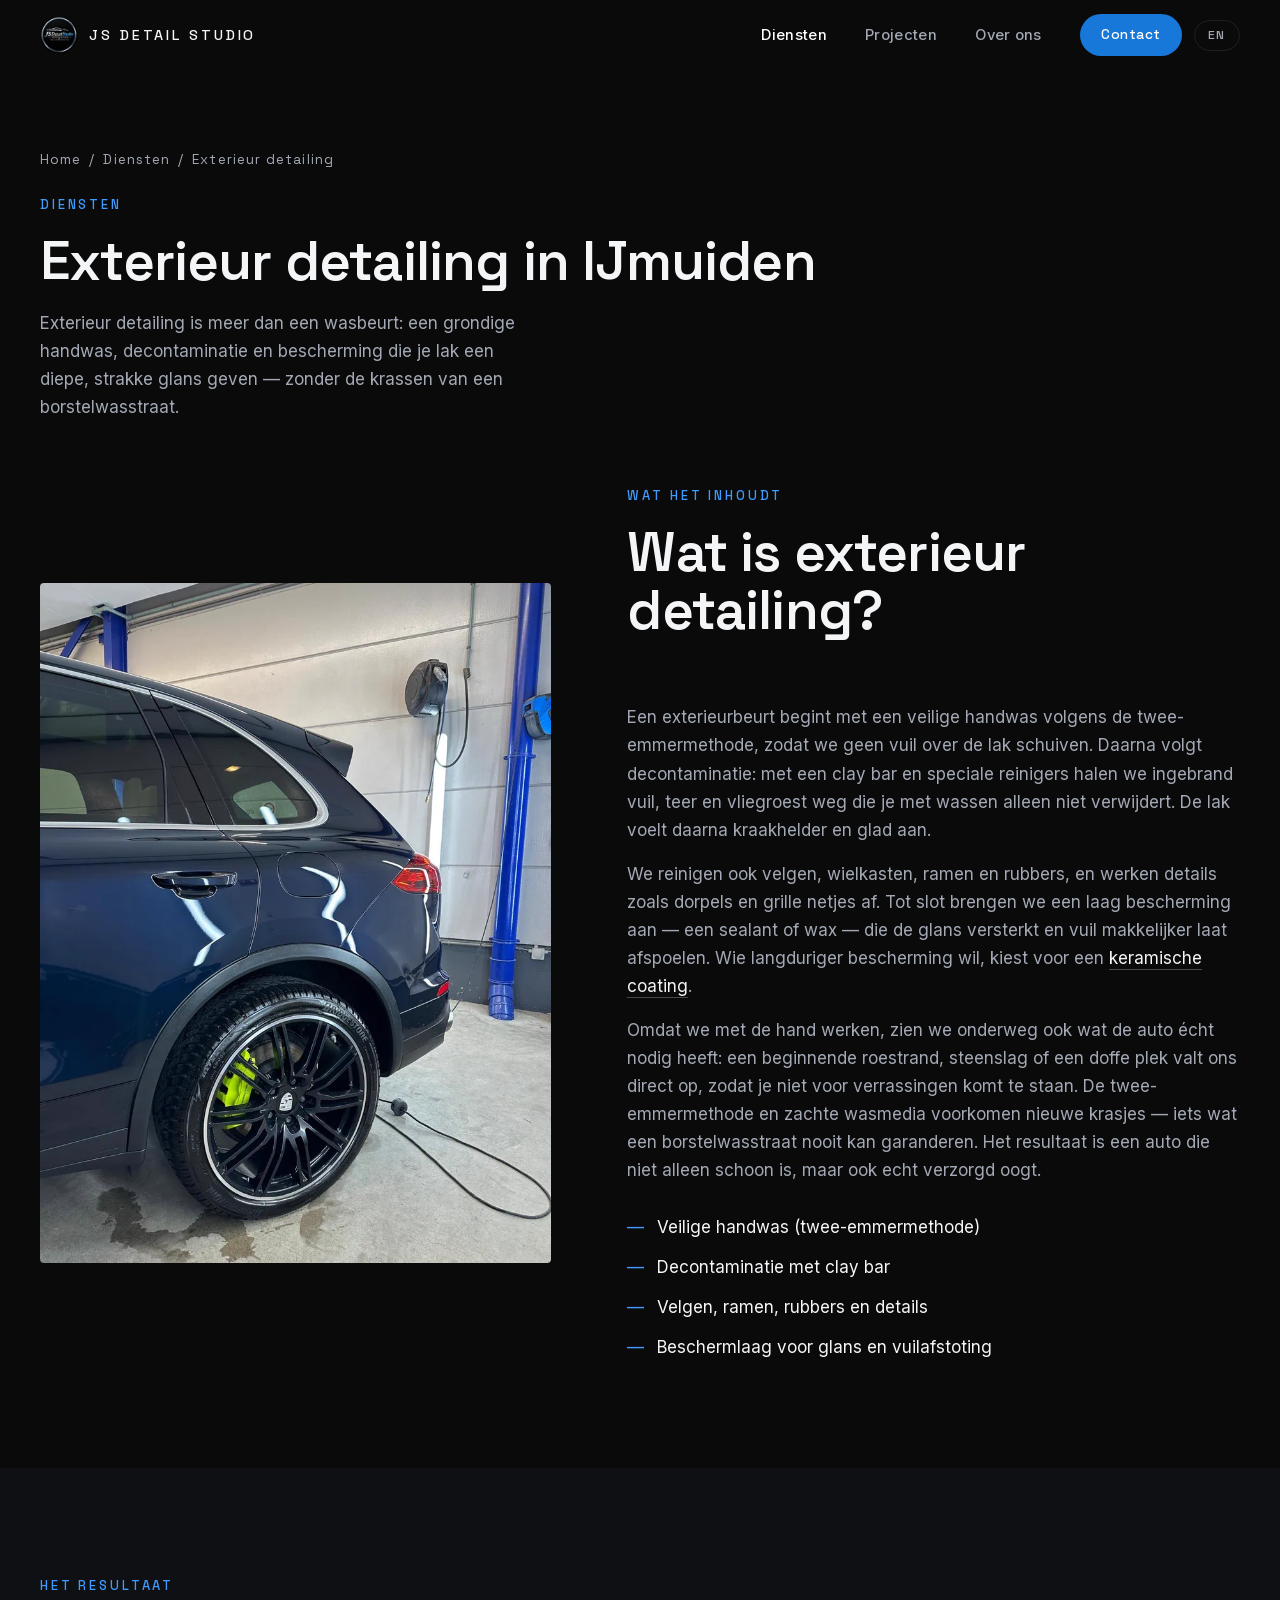
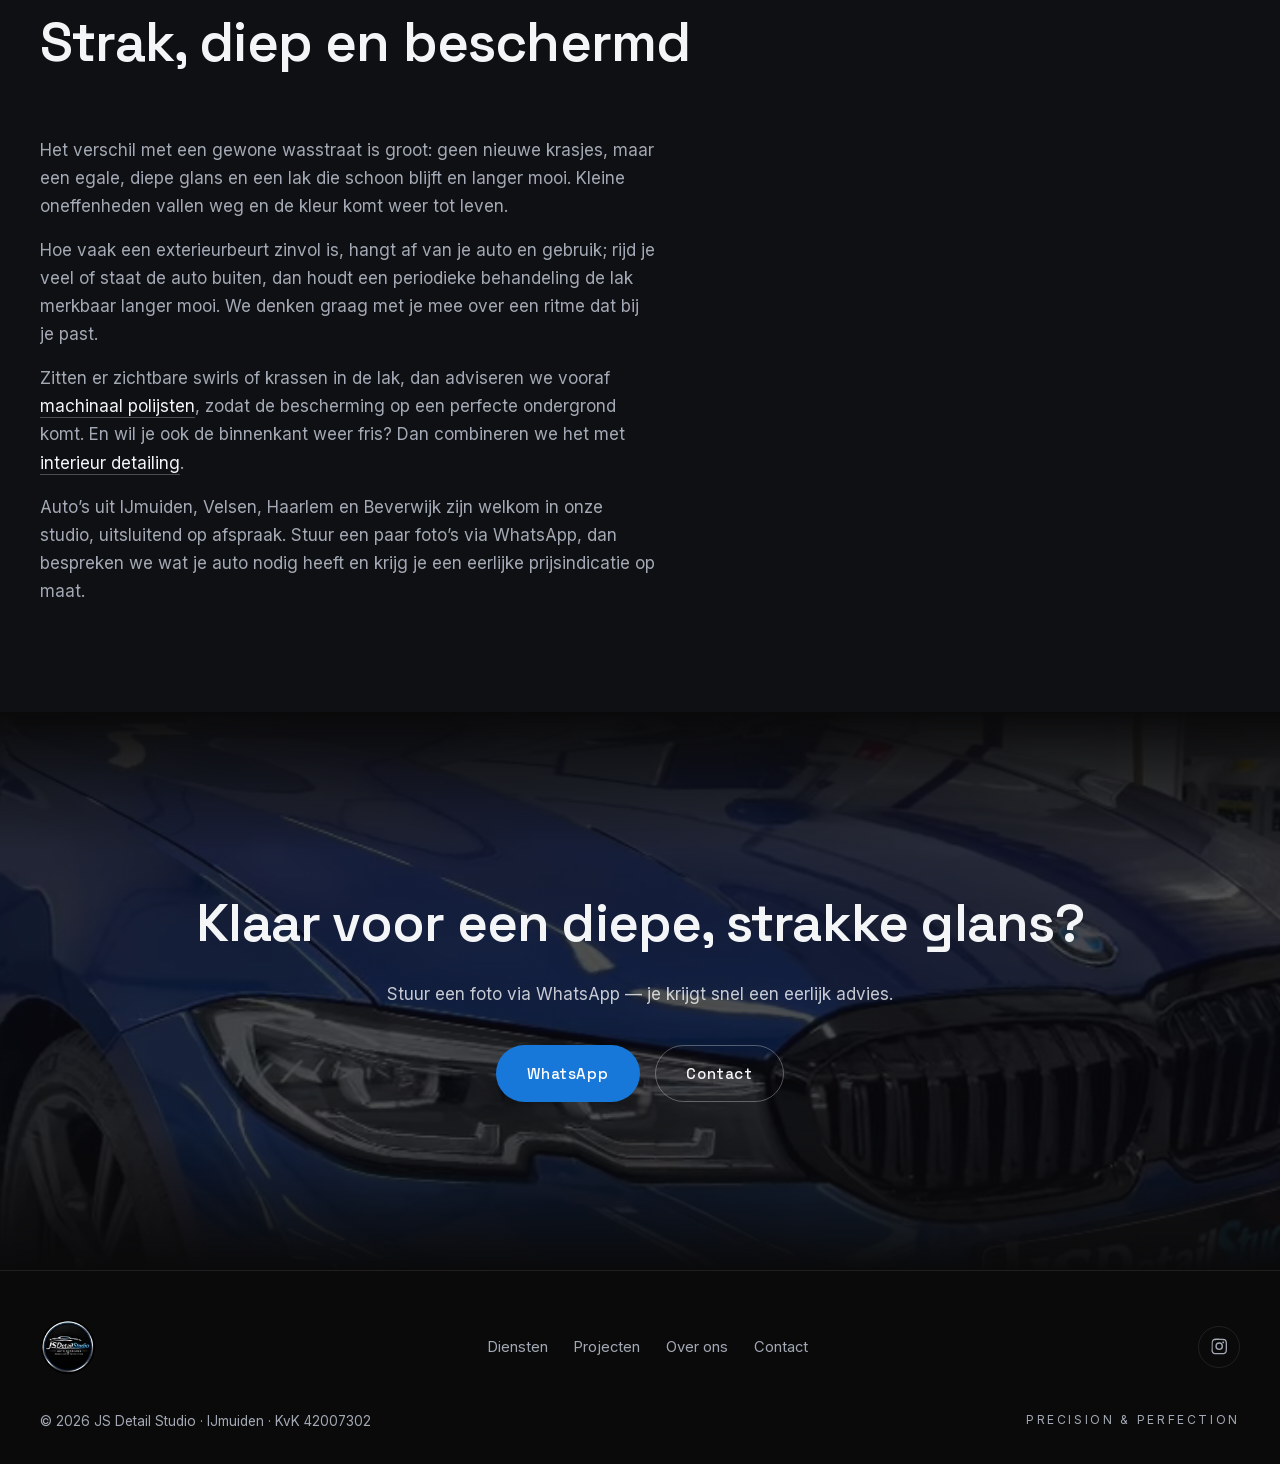
<file: diensten/exterieur-detailing/index.html>
<!doctype html>
<html lang="nl">
<head>
  <meta charset="utf-8">
  <meta name="viewport" content="width=device-width, initial-scale=1">

  <title>Auto detailing &amp; handwas IJmuiden — Exterieur detailing | JS Detail Studio</title>
  <meta name="description" content="Exterieur detailing in IJmuiden: grondige handwas, decontaminatie en bescherming voor een diepe, strakke glans zonder wasstraatkrassen. Ook regio Haarlem, Velsen en Beverwijk.">
  <link rel="canonical" href="https://jsdetailstudio.com/diensten/exterieur-detailing/">
  <meta name="theme-color" content="#0a0a0b">

  <meta property="og:type" content="website">
  <meta property="og:site_name" content="JS Detail Studio">
  <meta property="og:locale" content="nl_NL">
  <meta property="og:title" content="Exterieur detailing in IJmuiden — JS Detail Studio">
  <meta property="og:description" content="Grondige handwas, decontaminatie en bescherming voor een diepe, strakke glans zonder wasstraatkrassen.">
  <meta property="og:url" content="https://jsdetailstudio.com/diensten/exterieur-detailing/">
  <meta property="og:image" content="https://jsdetailstudio.com/assets/img/og-image.jpg">
  <meta name="twitter:card" content="summary_large_image">
  <meta name="twitter:title" content="Exterieur detailing in IJmuiden — JS Detail Studio">
  <meta name="twitter:description" content="Grondige handwas, decontaminatie en bescherming voor een diepe, strakke glans in IJmuiden.">
  <meta name="twitter:image" content="https://jsdetailstudio.com/assets/img/og-image.jpg">

  <link rel="icon" type="image/png" sizes="32x32" href="../../assets/icons/favicon-32.png">
  <link rel="icon" type="image/png" sizes="192x192" href="../../assets/icons/icon-192.png">
  <link rel="apple-touch-icon" href="../../assets/icons/apple-touch-icon.png">
  <link rel="manifest" href="../../site.webmanifest">

  <link rel="preload" href="../../assets/fonts/space-grotesk-var.woff2" as="font" type="font/woff2" crossorigin>
  <link rel="preload" href="../../assets/fonts/inter-var.woff2" as="font" type="font/woff2" crossorigin>
  <link rel="stylesheet" href="../../css/style.css?v=18">

  <script type="application/ld+json">
  {
    "@context": "https://schema.org",
    "@graph": [
      {
        "@type": "AutomotiveBusiness",
        "@id": "https://jsdetailstudio.com/#business",
        "name": "JS Detail Studio",
        "alternateName": "JS Detail Studio IJmuiden",
        "description": "Premium auto detailing studio in IJmuiden: interieur- en exterieur detailing, machinaal polijsten en keramische coating.",
        "url": "https://jsdetailstudio.com/",
        "image": "https://jsdetailstudio.com/assets/img/og-image.jpg",
        "logo": "https://jsdetailstudio.com/assets/icons/icon-512.png",
        "telephone": "+31637583231",
        "email": "info@jsdetailstudio.nl",
        "priceRange": "€€",
        "address": { "@type": "PostalAddress", "streetAddress": "Bronsstraat 15", "postalCode": "1976 BC", "addressLocality": "IJmuiden", "addressRegion": "Noord-Holland", "addressCountry": "NL" },
        "geo": { "@type": "GeoCoordinates", "latitude": 52.4540932, "longitude": 4.5870058 },
        "areaServed": ["IJmuiden", "Velsen", "Santpoort", "Beverwijk", "Haarlem"],
        "openingHoursSpecification": [
          { "@type": "OpeningHoursSpecification", "dayOfWeek": ["Monday","Tuesday","Wednesday","Thursday","Friday","Saturday"], "opens": "09:00", "closes": "17:00" }
        ],
        "sameAs": ["https://www.instagram.com/jsdetailstudio/", "https://www.google.com/search?kgmid=/g/11nb7r6nzc"]
      },
      {
        "@type": "Service",
        "name": "Exterieur detailing",
        "serviceType": "Exterieur detailing",
        "description": "Exterieur detailing in IJmuiden: grondige handwas, decontaminatie en bescherming voor een diepe, strakke glans zonder wasstraatkrassen.",
        "provider": { "@id": "https://jsdetailstudio.com/#business" },
        "areaServed": ["IJmuiden", "Velsen", "Santpoort", "Beverwijk", "Haarlem"],
        "url": "https://jsdetailstudio.com/diensten/exterieur-detailing/"
      },
      {
        "@type": "BreadcrumbList",
        "itemListElement": [
          { "@type": "ListItem", "position": 1, "name": "Home", "item": "https://jsdetailstudio.com/" },
          { "@type": "ListItem", "position": 2, "name": "Diensten", "item": "https://jsdetailstudio.com/diensten/" },
          { "@type": "ListItem", "position": 3, "name": "Exterieur detailing", "item": "https://jsdetailstudio.com/diensten/exterieur-detailing/" }
        ]
      }
    ]
  }
  </script>
</head>
<body>

<header class="site-header">
  <div class="container header__inner">
    <a class="brand" href="../../" aria-label="JS Detail Studio — home">
      <img src="../../assets/img/logo-circle-96.webp" alt="" width="38" height="38" class="brand__mark">
      <span class="brand__name">JS&nbsp;Detail&nbsp;Studio</span>
    </a>
    <nav class="nav" id="nav" aria-label="Hoofdmenu">
      <a href="../" class="is-active" aria-current="page" data-en="Services">Diensten</a>
      <a href="../../projecten/" data-en="Projects">Projecten</a>
      <a href="../../over-ons/" data-en="About">Over ons</a>
      <a href="../../contact/" class="btn btn--small btn--primary nav__cta">Contact</a>
    </nav>
    <button class="lang-toggle" type="button" aria-label="Switch to English">EN</button>
    <button class="menu-toggle" id="menuToggle" aria-expanded="false" aria-controls="nav" aria-label="Menu openen">
      <span></span><span></span>
    </button>
  </div>
</header>

<main>
  <section class="section page-hero">
    <div class="container">
      <nav class="breadcrumb" aria-label="Kruimelpad"><a href="../../" data-en="Home">Home</a><span aria-hidden="true">/</span><a href="../" data-en="Services">Diensten</a><span aria-hidden="true">/</span><span data-en="Exterior detailing">Exterieur detailing</span></nav>
      <header class="section__head">
        <p class="eyebrow" data-en="Services">Diensten</p>
        <h1 class="section__title" data-en="Exterior detailing in IJmuiden">Exterieur detailing in IJmuiden</h1>
        <p class="section__intro" data-en="Exterior detailing is more than a wash: a thorough hand wash, decontamination and protection that give your paint a deep, sharp gloss — without the scratches of a brush car wash.">Exterieur detailing is meer dan een wasbeurt: een grondige handwas, decontaminatie en bescherming die je lak een diepe, strakke glans geven — zonder de krassen van een borstelwasstraat.</p>
      </header>
    </div>
  </section>

  <section class="section" style="padding-top:0">
    <div class="container about">
      <div class="about__media reveal">
        <picture>
          <source type="image/webp" srcset="../../assets/img/porsche-cayenne-480.webp 480w, ../../assets/img/porsche-cayenne-800.webp 800w, ../../assets/img/porsche-cayenne-1200.webp 1200w" sizes="(min-width: 900px) 40vw, 94vw">
          <img src="../../assets/img/porsche-cayenne-800.jpg" alt="Donkerblauwe Porsche Cayenne met hoogglans lak na exterieur detailing bij JS Detail Studio in IJmuiden" width="1200" height="1600" loading="lazy" decoding="async">
        </picture>
      </div>
      <div class="about__body">
        <header class="section__head reveal">
          <p class="eyebrow" data-en="What it involves">Wat het inhoudt</p>
          <h2 class="section__title" data-en="What is exterior detailing?">Wat is exterieur detailing?</h2>
        </header>
        <div class="about__text reveal">
          <p data-en="An exterior treatment starts with a safe hand wash using the two-bucket method, so we don't drag dirt across the paint. Then comes decontamination: with a clay bar and special cleaners we remove baked-in dirt, tar and industrial fallout that washing alone doesn't get rid of. Afterwards the paint feels crisp and smooth.">Een exterieurbeurt begint met een veilige handwas volgens de twee-emmermethode, zodat we geen vuil over de lak schuiven. Daarna volgt decontaminatie: met een clay bar en speciale reinigers halen we ingebrand vuil, teer en vliegroest weg die je met wassen alleen niet verwijdert. De lak voelt daarna kraakhelder en glad aan.</p>
          <p data-en='We also clean wheels, wheel arches, windows and rubbers, and neatly finish details such as sills and grille. Finally we apply a layer of protection — a sealant or wax — that boosts the gloss and lets dirt rinse off more easily. Anyone wanting longer-lasting protection chooses a <a class="link" href="../keramische-coating/">ceramic coating</a>.'>We reinigen ook velgen, wielkasten, ramen en rubbers, en werken details zoals dorpels en grille netjes af. Tot slot brengen we een laag bescherming aan — een sealant of wax — die de glans versterkt en vuil makkelijker laat afspoelen. Wie langduriger bescherming wil, kiest voor een <a class="link" href="../keramische-coating/">keramische coating</a>.</p>
          <p data-en="Because we work by hand, we also see along the way what the car really needs: a starting rust spot, stone chips or a dull patch stands out to us immediately, so you won't be caught by surprise. The two-bucket method and soft wash media prevent new scratches — something a brush car wash can never guarantee. The result is a car that isn't just clean, but genuinely well cared for.">Omdat we met de hand werken, zien we onderweg ook wat de auto écht nodig heeft: een beginnende roestrand, steenslag of een doffe plek valt ons direct op, zodat je niet voor verrassingen komt te staan. De twee-emmermethode en zachte wasmedia voorkomen nieuwe krasjes — iets wat een borstelwasstraat nooit kan garanderen. Het resultaat is een auto die niet alleen schoon is, maar ook echt verzorgd oogt.</p>
        </div>
        <ul class="about__points reveal">
          <li data-en="Safe hand wash (two-bucket method)">Veilige handwas (twee-emmermethode)</li>
          <li data-en="Decontamination with a clay bar">Decontaminatie met clay bar</li>
          <li data-en="Wheels, windows, rubbers and details">Velgen, ramen, rubbers en details</li>
          <li data-en="Protective layer for gloss and dirt-repellency">Beschermlaag voor glans en vuilafstoting</li>
        </ul>
      </div>
    </div>
  </section>

  <section class="section section--tint">
    <div class="container">
      <header class="section__head reveal">
        <p class="eyebrow" data-en="The result">Het resultaat</p>
        <h2 class="section__title" data-en="Sharp, deep and protected">Strak, diep en beschermd</h2>
      </header>
      <div class="about__text reveal">
        <p data-en="The difference with an ordinary car wash is big: no new scratches, but an even, deep gloss and paint that stays clean and beautiful longer. Small imperfections fade away and the colour comes back to life.">Het verschil met een gewone wasstraat is groot: geen nieuwe krasjes, maar een egale, diepe glans en een lak die schoon blijft en langer mooi. Kleine oneffenheden vallen weg en de kleur komt weer tot leven.</p>
        <p data-en="How often an exterior treatment makes sense depends on your car and use; if you drive a lot or the car sits outside, a periodic treatment keeps the paint noticeably beautiful for longer. We're happy to think along about a rhythm that suits you.">Hoe vaak een exterieurbeurt zinvol is, hangt af van je auto en gebruik; rijd je veel of staat de auto buiten, dan houdt een periodieke behandeling de lak merkbaar langer mooi. We denken graag met je mee over een ritme dat bij je past.</p>
        <p data-en='If there are visible swirls or scratches in the paint, we recommend <a class="link" href="../machinaal-polijsten/">machine polishing</a> first, so the protection goes onto a perfect surface. And want the inside to be fresh too? Then we combine it with <a class="link" href="../interieur-detailing/">interior detailing</a>.'>Zitten er zichtbare swirls of krassen in de lak, dan adviseren we vooraf <a class="link" href="../machinaal-polijsten/">machinaal polijsten</a>, zodat de bescherming op een perfecte ondergrond komt. En wil je ook de binnenkant weer fris? Dan combineren we het met <a class="link" href="../interieur-detailing/">interieur detailing</a>.</p>
        <p data-en="Cars from IJmuiden, Velsen, Haarlem and Beverwijk are welcome at our studio, by appointment only. Send a few photos via WhatsApp and we'll discuss what your car needs and give you an honest, tailored price indication.">Auto&rsquo;s uit IJmuiden, Velsen, Haarlem en Beverwijk zijn welkom in onze studio, uitsluitend op afspraak. Stuur een paar foto&rsquo;s via WhatsApp, dan bespreken we wat je auto nodig heeft en krijg je een eerlijke prijsindicatie op maat.</p>
      </div>
    </div>
  </section>

  <section class="band" aria-label="Sfeerimpressie studio">
    <video class="band__video" data-lazy muted loop playsinline preload="none"
           poster="../../assets/video/studio-bmw-poster.jpg" width="720" height="1280" aria-hidden="true" tabindex="-1">
      <source data-src="../../assets/video/studio-bmw.webm" type="video/webm">
      <source data-src="../../assets/video/studio-bmw.mp4" type="video/mp4">
    </video>
    <div class="band__shade band__shade--deep" aria-hidden="true"></div>
    <div class="band__content container reveal">
      <h2 class="band__title" data-en="Ready for a deep, sharp gloss?">Klaar voor een diepe, strakke glans?</h2>
      <p class="band__sub" data-en="Send a photo via WhatsApp — you'll get honest advice fast.">Stuur een foto via WhatsApp — je krijgt snel een eerlijk advies.</p>
      <div class="hero__actions">
        <a class="btn btn--primary" href="https://wa.me/31637583231?text=Hoi%20JS%20Detail%20Studio%2C%20ik%20wil%20graag%20meer%20weten%20over%20exterieur%20detailing." target="_blank" rel="noopener">WhatsApp</a>
        <a class="btn btn--ghost" href="../../contact/" data-en="Contact">Contact</a>
      </div>
    </div>
  </section>
</main>

<footer class="footer" style="margin-top:0">
  <div class="container footer__inner">
    <img src="../../assets/img/logo-circle-96.webp" alt="Logo van JS Detail Studio" width="56" height="56" loading="lazy" class="footer__logo">
    <nav class="footer__nav" aria-label="Footer">
      <a href="../" data-en="Services">Diensten</a>
      <a href="../../projecten/" data-en="Projects">Projecten</a>
      <a href="../../over-ons/" data-en="About">Over ons</a>
      <a href="../../contact/">Contact</a>
    </nav>
    <div class="footer__social">
      <a class="link" href="https://www.instagram.com/jsdetailstudio/" target="_blank" rel="noopener" aria-label="Instagram van JS Detail Studio">
        <svg class="icon" viewBox="0 0 24 24" aria-hidden="true"><path fill="currentColor" d="M12 2.2c3.2 0 3.6 0 4.9.1a6.7 6.7 0 0 1 2.2.4 4.5 4.5 0 0 1 2.6 2.6 6.7 6.7 0 0 1 .4 2.2c.1 1.3.1 1.7.1 4.9s0 3.6-.1 4.9a6.7 6.7 0 0 1-.4 2.2 4.5 4.5 0 0 1-2.6 2.6 6.7 6.7 0 0 1-2.2.4c-1.3.1-1.7.1-4.9.1s-3.6 0-4.9-.1a6.7 6.7 0 0 1-2.2-.4 4.5 4.5 0 0 1-2.6-2.6 6.7 6.7 0 0 1-.4-2.2C2.2 15.6 2.2 15.2 2.2 12s0-3.6.1-4.9a6.7 6.7 0 0 1 .4-2.2 4.5 4.5 0 0 1 2.6-2.6 6.7 6.7 0 0 1 2.2-.4c1.3-.1 1.7-.1 4.9-.1Zm0 1.8c-3.1 0-3.5 0-4.8.1a4.9 4.9 0 0 0-1.7.3 2.7 2.7 0 0 0-1.6 1.6 4.9 4.9 0 0 0-.3 1.7c-.1 1.3-.1 1.7-.1 4.8s0 3.5.1 4.8a4.9 4.9 0 0 0 .3 1.7 2.7 2.7 0 0 0 1.6 1.6 4.9 4.9 0 0 0 1.7.3c1.3.1 1.7.1 4.8.1s3.5 0 4.8-.1a4.9 4.9 0 0 0 1.7-.3 2.7 2.7 0 0 0 1.6-1.6 4.9 4.9 0 0 0 .3-1.7c.1-1.3.1-1.7.1-4.8s0-3.5-.1-4.8a4.9 4.9 0 0 0-.3-1.7 2.7 2.7 0 0 0-1.6-1.6 4.9 4.9 0 0 0-1.7-.3c-1.3-.1-1.7-.1-4.8-.1Zm0 3a5 5 0 1 1 0 10 5 5 0 0 1 0-10Zm0 1.8a3.2 3.2 0 1 0 0 6.4 3.2 3.2 0 0 0 0-6.4Zm5.2-2.9a1.2 1.2 0 1 1 0 2.4 1.2 1.2 0 0 1 0-2.4Z"/></svg>
      </a>
    </div>
  </div>
  <div class="container footer__meta">
    <p>&copy; 2026 JS Detail Studio &middot; IJmuiden &middot; KvK 42007302</p>
    <p class="footer__tagline">Precision &amp; Perfection</p>
  </div>
</footer>

<script src="../../js/main.js?v=16" defer></script>
</body>
</html>
</file>
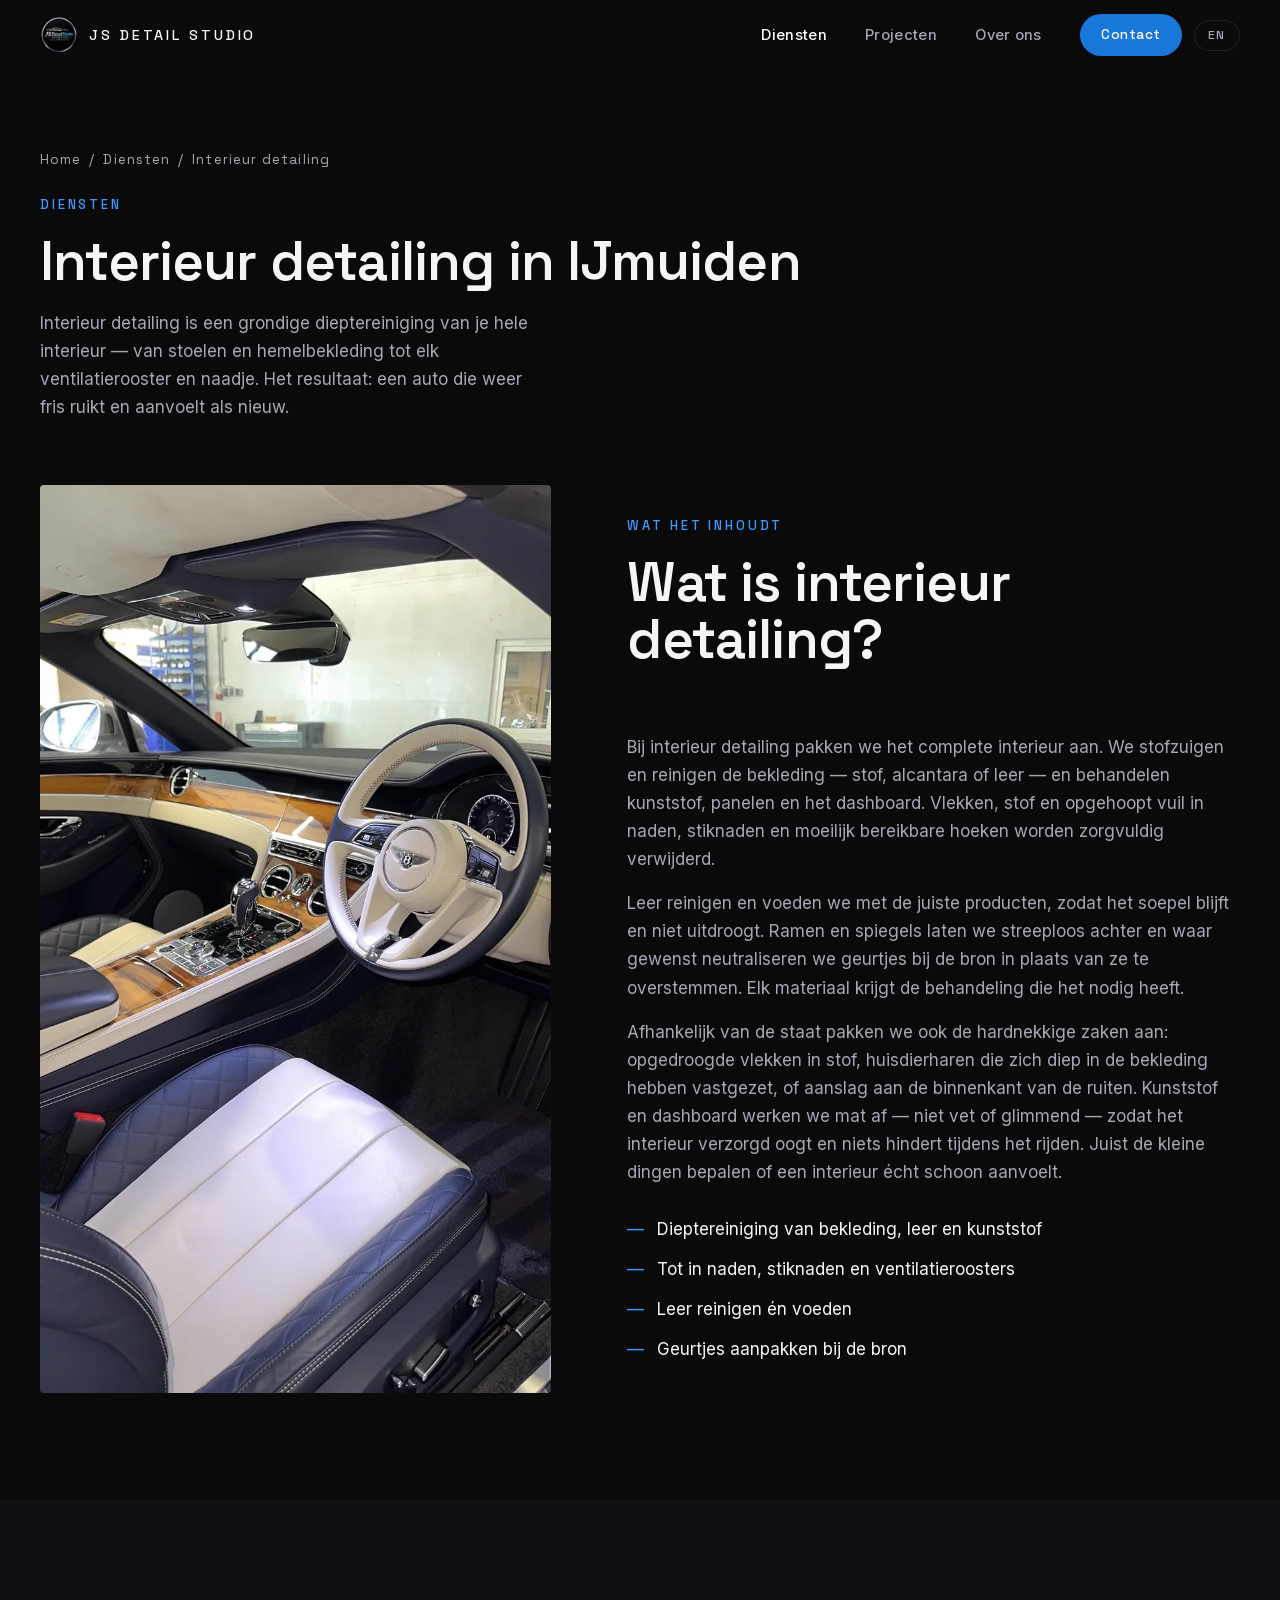
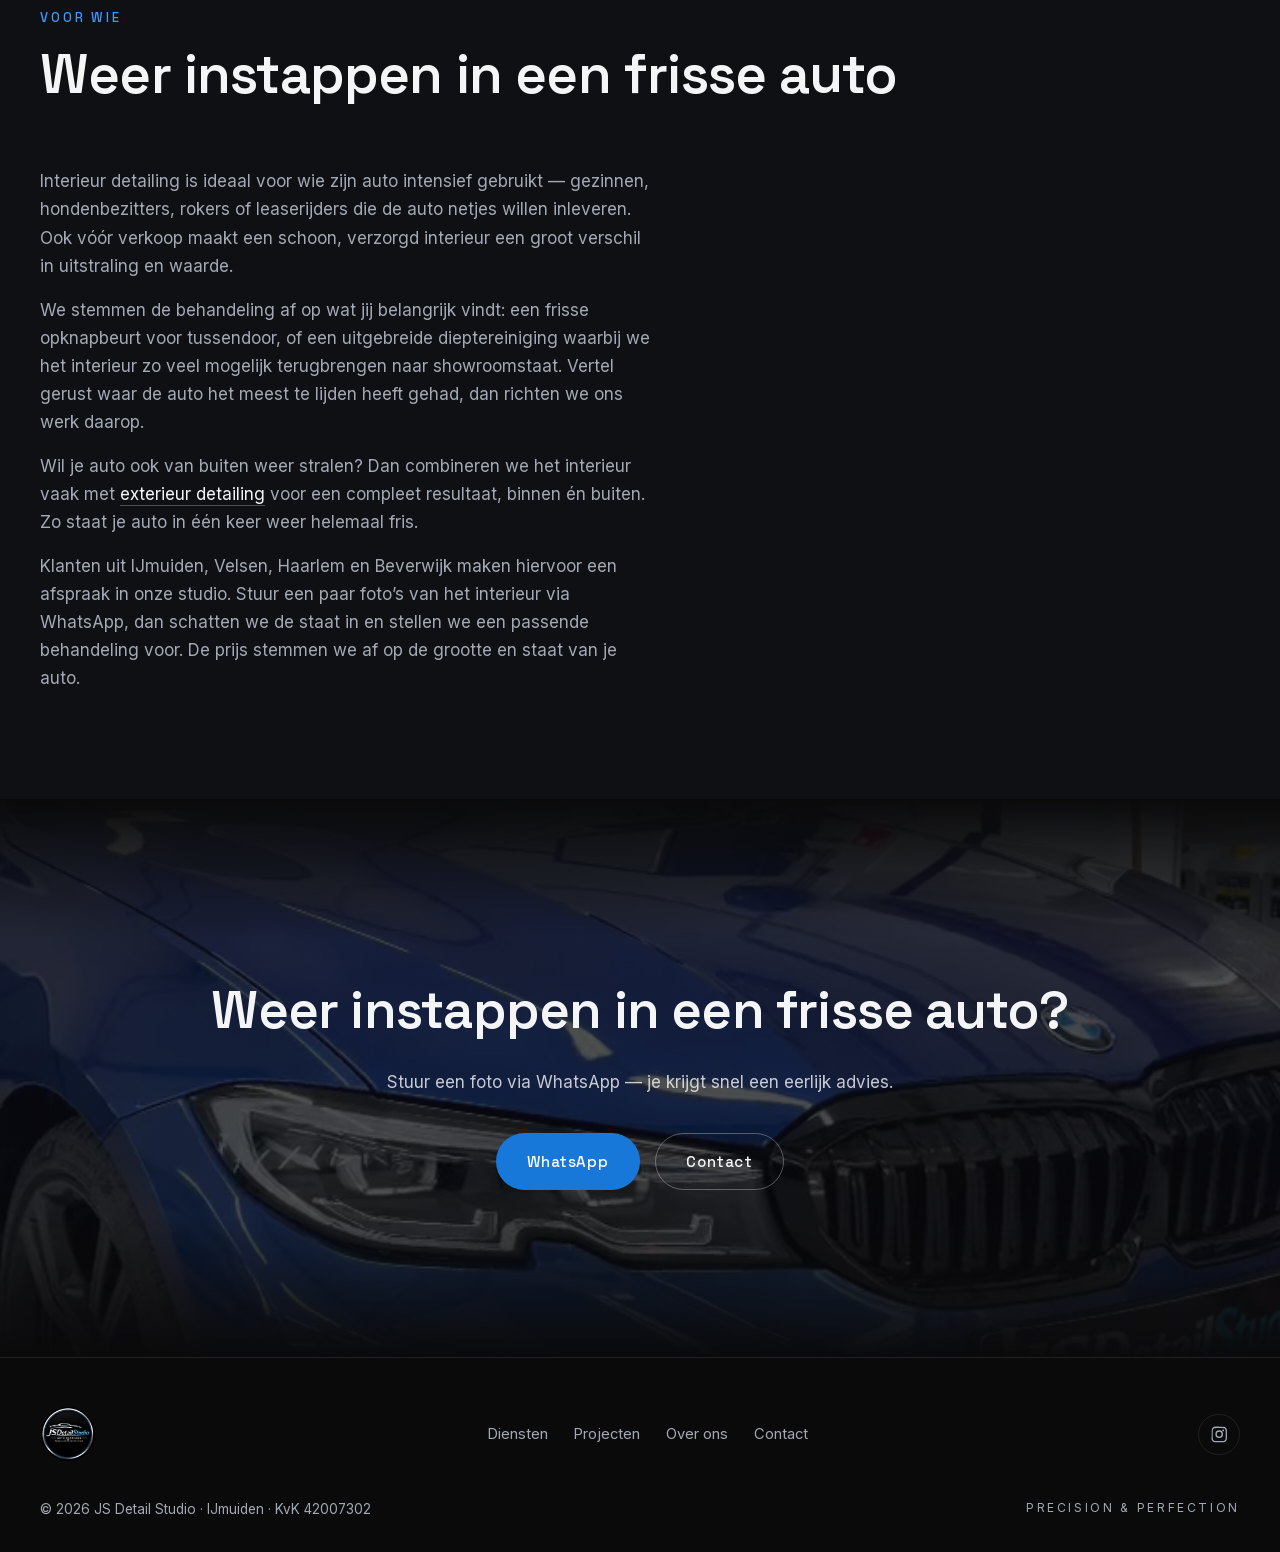
<file: diensten/interieur-detailing/index.html>
<!doctype html>
<html lang="nl">
<head>
  <meta charset="utf-8">
  <meta name="viewport" content="width=device-width, initial-scale=1">

  <title>Interieur detailing IJmuiden — Interieurreiniging auto | JS Detail Studio</title>
  <meta name="description" content="Interieur detailing in IJmuiden: dieptereiniging van bekleding, leer en kunststof tot in de kleinste naden. Je auto ruikt en voelt weer als nieuw. Ook regio Haarlem en Beverwijk.">
  <link rel="canonical" href="https://jsdetailstudio.com/diensten/interieur-detailing/">
  <meta name="theme-color" content="#0a0a0b">

  <meta property="og:type" content="website">
  <meta property="og:site_name" content="JS Detail Studio">
  <meta property="og:locale" content="nl_NL">
  <meta property="og:title" content="Interieur detailing in IJmuiden — JS Detail Studio">
  <meta property="og:description" content="Dieptereiniging van bekleding, leer en kunststof tot in de kleinste naden. Je interieur ruikt en voelt weer als nieuw.">
  <meta property="og:url" content="https://jsdetailstudio.com/diensten/interieur-detailing/">
  <meta property="og:image" content="https://jsdetailstudio.com/assets/img/og-image.jpg">
  <meta name="twitter:card" content="summary_large_image">
  <meta name="twitter:title" content="Interieur detailing in IJmuiden — JS Detail Studio">
  <meta name="twitter:description" content="Dieptereiniging van bekleding, leer en kunststof. Je auto ruikt en voelt weer als nieuw.">
  <meta name="twitter:image" content="https://jsdetailstudio.com/assets/img/og-image.jpg">

  <link rel="icon" type="image/png" sizes="32x32" href="../../assets/icons/favicon-32.png">
  <link rel="icon" type="image/png" sizes="192x192" href="../../assets/icons/icon-192.png">
  <link rel="apple-touch-icon" href="../../assets/icons/apple-touch-icon.png">
  <link rel="manifest" href="../../site.webmanifest">

  <link rel="preload" href="../../assets/fonts/space-grotesk-var.woff2" as="font" type="font/woff2" crossorigin>
  <link rel="preload" href="../../assets/fonts/inter-var.woff2" as="font" type="font/woff2" crossorigin>
  <link rel="stylesheet" href="../../css/style.css?v=18">

  <script type="application/ld+json">
  {
    "@context": "https://schema.org",
    "@graph": [
      {
        "@type": "AutomotiveBusiness",
        "@id": "https://jsdetailstudio.com/#business",
        "name": "JS Detail Studio",
        "alternateName": "JS Detail Studio IJmuiden",
        "description": "Premium auto detailing studio in IJmuiden: interieur- en exterieur detailing, machinaal polijsten en keramische coating.",
        "url": "https://jsdetailstudio.com/",
        "image": "https://jsdetailstudio.com/assets/img/og-image.jpg",
        "logo": "https://jsdetailstudio.com/assets/icons/icon-512.png",
        "telephone": "+31637583231",
        "email": "info@jsdetailstudio.nl",
        "priceRange": "€€",
        "address": { "@type": "PostalAddress", "streetAddress": "Bronsstraat 15", "postalCode": "1976 BC", "addressLocality": "IJmuiden", "addressRegion": "Noord-Holland", "addressCountry": "NL" },
        "geo": { "@type": "GeoCoordinates", "latitude": 52.4540932, "longitude": 4.5870058 },
        "areaServed": ["IJmuiden", "Velsen", "Santpoort", "Beverwijk", "Haarlem"],
        "openingHoursSpecification": [
          { "@type": "OpeningHoursSpecification", "dayOfWeek": ["Monday","Tuesday","Wednesday","Thursday","Friday","Saturday"], "opens": "09:00", "closes": "17:00" }
        ],
        "sameAs": ["https://www.instagram.com/jsdetailstudio/", "https://www.google.com/search?kgmid=/g/11nb7r6nzc"]
      },
      {
        "@type": "Service",
        "name": "Interieur detailing",
        "serviceType": "Interieur detailing",
        "description": "Interieur detailing in IJmuiden: dieptereiniging van bekleding, leer en kunststof tot in de kleinste naden, zodat je auto weer fris ruikt en aanvoelt als nieuw.",
        "provider": { "@id": "https://jsdetailstudio.com/#business" },
        "areaServed": ["IJmuiden", "Velsen", "Santpoort", "Beverwijk", "Haarlem"],
        "url": "https://jsdetailstudio.com/diensten/interieur-detailing/"
      },
      {
        "@type": "BreadcrumbList",
        "itemListElement": [
          { "@type": "ListItem", "position": 1, "name": "Home", "item": "https://jsdetailstudio.com/" },
          { "@type": "ListItem", "position": 2, "name": "Diensten", "item": "https://jsdetailstudio.com/diensten/" },
          { "@type": "ListItem", "position": 3, "name": "Interieur detailing", "item": "https://jsdetailstudio.com/diensten/interieur-detailing/" }
        ]
      }
    ]
  }
  </script>
</head>
<body>

<header class="site-header">
  <div class="container header__inner">
    <a class="brand" href="../../" aria-label="JS Detail Studio — home">
      <img src="../../assets/img/logo-circle-96.webp" alt="" width="38" height="38" class="brand__mark">
      <span class="brand__name">JS&nbsp;Detail&nbsp;Studio</span>
    </a>
    <nav class="nav" id="nav" aria-label="Hoofdmenu">
      <a href="../" class="is-active" aria-current="page" data-en="Services">Diensten</a>
      <a href="../../projecten/" data-en="Projects">Projecten</a>
      <a href="../../over-ons/" data-en="About">Over ons</a>
      <a href="../../contact/" class="btn btn--small btn--primary nav__cta">Contact</a>
    </nav>
    <button class="lang-toggle" type="button" aria-label="Switch to English">EN</button>
    <button class="menu-toggle" id="menuToggle" aria-expanded="false" aria-controls="nav" aria-label="Menu openen">
      <span></span><span></span>
    </button>
  </div>
</header>

<main>
  <section class="section page-hero">
    <div class="container">
      <nav class="breadcrumb" aria-label="Kruimelpad"><a href="../../" data-en="Home">Home</a><span aria-hidden="true">/</span><a href="../" data-en="Services">Diensten</a><span aria-hidden="true">/</span><span data-en="Interior detailing">Interieur detailing</span></nav>
      <header class="section__head">
        <p class="eyebrow" data-en="Services">Diensten</p>
        <h1 class="section__title" data-en="Interior detailing in IJmuiden">Interieur detailing in IJmuiden</h1>
        <p class="section__intro" data-en="Interior detailing is a thorough deep clean of your entire interior — from seats and headliner to every air vent and seam. The result: a car that smells fresh and feels like new again.">Interieur detailing is een grondige dieptereiniging van je hele interieur — van stoelen en hemelbekleding tot elk ventilatierooster en naadje. Het resultaat: een auto die weer fris ruikt en aanvoelt als nieuw.</p>
      </header>
    </div>
  </section>

  <section class="section" style="padding-top:0">
    <div class="container about">
      <div class="about__media reveal">
        <picture>
          <source type="image/webp" srcset="../../assets/img/bentley-interieur-480.webp 480w, ../../assets/img/bentley-interieur-800.webp 800w, ../../assets/img/bentley-interieur-1152.webp 1152w" sizes="(min-width: 900px) 40vw, 94vw">
          <img src="../../assets/img/bentley-interieur-800.jpg" alt="Schoon leren interieur van een Bentley Continental GT na interieur detailing bij JS Detail Studio in IJmuiden" width="1152" height="2048" loading="lazy" decoding="async">
        </picture>
      </div>
      <div class="about__body">
        <header class="section__head reveal">
          <p class="eyebrow" data-en="What it involves">Wat het inhoudt</p>
          <h2 class="section__title" data-en="What is interior detailing?">Wat is interieur detailing?</h2>
        </header>
        <div class="about__text reveal">
          <p data-en="With interior detailing we tackle the complete interior. We vacuum and clean the upholstery — fabric, alcantara or leather — and treat plastics, panels and the dashboard. Stains, dust and built-up dirt in seams, stitching and hard-to-reach corners are carefully removed.">Bij interieur detailing pakken we het complete interieur aan. We stofzuigen en reinigen de bekleding — stof, alcantara of leer — en behandelen kunststof, panelen en het dashboard. Vlekken, stof en opgehoopt vuil in naden, stiknaden en moeilijk bereikbare hoeken worden zorgvuldig verwijderd.</p>
          <p data-en="We clean and feed leather with the right products, so it stays supple and does not dry out. We leave windows and mirrors streak-free and, where wanted, neutralise odours at the source instead of masking them. Every material gets the treatment it needs.">Leer reinigen en voeden we met de juiste producten, zodat het soepel blijft en niet uitdroogt. Ramen en spiegels laten we streeploos achter en waar gewenst neutraliseren we geurtjes bij de bron in plaats van ze te overstemmen. Elk materiaal krijgt de behandeling die het nodig heeft.</p>
          <p data-en="Depending on the condition we also tackle the stubborn things: dried-in stains in fabric, pet hair that has worked its way deep into the upholstery, or film on the inside of the windows. We finish plastics and the dashboard matte — not greasy or shiny — so the interior looks cared for and nothing distracts while driving. It is the small things that decide whether an interior really feels clean.">Afhankelijk van de staat pakken we ook de hardnekkige zaken aan: opgedroogde vlekken in stof, huisdierharen die zich diep in de bekleding hebben vastgezet, of aanslag aan de binnenkant van de ruiten. Kunststof en dashboard werken we mat af — niet vet of glimmend — zodat het interieur verzorgd oogt en niets hindert tijdens het rijden. Juist de kleine dingen bepalen of een interieur écht schoon aanvoelt.</p>
        </div>
        <ul class="about__points reveal">
          <li data-en="Deep clean of upholstery, leather and plastics">Dieptereiniging van bekleding, leer en kunststof</li>
          <li data-en="Down to seams, stitching and air vents">Tot in naden, stiknaden en ventilatieroosters</li>
          <li data-en="Leather cleaned and fed">Leer reinigen én voeden</li>
          <li data-en="Odours tackled at the source">Geurtjes aanpakken bij de bron</li>
        </ul>
      </div>
    </div>
  </section>

  <section class="section section--tint">
    <div class="container">
      <header class="section__head reveal">
        <p class="eyebrow" data-en="Who it's for">Voor wie</p>
        <h2 class="section__title" data-en="Step back into a fresh car">Weer instappen in een frisse auto</h2>
      </header>
      <div class="about__text reveal">
        <p data-en="Interior detailing is ideal for anyone who uses their car intensively — families, dog owners, smokers or lease drivers who want to hand the car back neatly. Before a sale, too, a clean, well-kept interior makes a big difference to appearance and value.">Interieur detailing is ideaal voor wie zijn auto intensief gebruikt — gezinnen, hondenbezitters, rokers of leaserijders die de auto netjes willen inleveren. Ook vóór verkoop maakt een schoon, verzorgd interieur een groot verschil in uitstraling en waarde.</p>
        <p data-en="We tailor the treatment to what matters to you: a fresh touch-up in between, or an extensive deep clean that brings the interior back as close as possible to showroom condition. Feel free to tell us where the car has suffered most, and we'll focus our work there.">We stemmen de behandeling af op wat jij belangrijk vindt: een frisse opknapbeurt voor tussendoor, of een uitgebreide dieptereiniging waarbij we het interieur zo veel mogelijk terugbrengen naar showroomstaat. Vertel gerust waar de auto het meest te lijden heeft gehad, dan richten we ons werk daarop.</p>
        <p data-en='Want your car to shine on the outside too? Then we often combine the interior with <a class="link" href="../exterieur-detailing/">exterior detailing</a> for a complete result, inside and out. That way your car is completely fresh again in one go.'>Wil je auto ook van buiten weer stralen? Dan combineren we het interieur vaak met <a class="link" href="../exterieur-detailing/">exterieur detailing</a> voor een compleet resultaat, binnen én buiten. Zo staat je auto in één keer weer helemaal fris.</p>
        <p data-en="Customers from IJmuiden, Velsen, Haarlem and Beverwijk make an appointment for this at our studio. Send a few photos of the interior via WhatsApp, and we'll assess the condition and suggest a suitable treatment. We tailor the price to the size and condition of your car.">Klanten uit IJmuiden, Velsen, Haarlem en Beverwijk maken hiervoor een afspraak in onze studio. Stuur een paar foto&rsquo;s van het interieur via WhatsApp, dan schatten we de staat in en stellen we een passende behandeling voor. De prijs stemmen we af op de grootte en staat van je auto.</p>
      </div>
    </div>
  </section>

  <section class="band" aria-label="Sfeerimpressie studio">
    <video class="band__video" data-lazy muted loop playsinline preload="none"
           poster="../../assets/video/studio-bmw-poster.jpg" width="720" height="1280" aria-hidden="true" tabindex="-1">
      <source data-src="../../assets/video/studio-bmw.webm" type="video/webm">
      <source data-src="../../assets/video/studio-bmw.mp4" type="video/mp4">
    </video>
    <div class="band__shade band__shade--deep" aria-hidden="true"></div>
    <div class="band__content container reveal">
      <h2 class="band__title" data-en="Step back into a fresh car?">Weer instappen in een frisse auto?</h2>
      <p class="band__sub" data-en="Send a photo via WhatsApp — you'll get honest advice fast.">Stuur een foto via WhatsApp — je krijgt snel een eerlijk advies.</p>
      <div class="hero__actions">
        <a class="btn btn--primary" href="https://wa.me/31637583231?text=Hoi%20JS%20Detail%20Studio%2C%20ik%20wil%20graag%20meer%20weten%20over%20interieur%20detailing." target="_blank" rel="noopener">WhatsApp</a>
        <a class="btn btn--ghost" href="../../contact/" data-en="Contact">Contact</a>
      </div>
    </div>
  </section>
</main>

<footer class="footer" style="margin-top:0">
  <div class="container footer__inner">
    <img src="../../assets/img/logo-circle-96.webp" alt="Logo van JS Detail Studio" width="56" height="56" loading="lazy" class="footer__logo">
    <nav class="footer__nav" aria-label="Footer">
      <a href="../" data-en="Services">Diensten</a>
      <a href="../../projecten/" data-en="Projects">Projecten</a>
      <a href="../../over-ons/" data-en="About">Over ons</a>
      <a href="../../contact/">Contact</a>
    </nav>
    <div class="footer__social">
      <a class="link" href="https://www.instagram.com/jsdetailstudio/" target="_blank" rel="noopener" aria-label="Instagram van JS Detail Studio">
        <svg class="icon" viewBox="0 0 24 24" aria-hidden="true"><path fill="currentColor" d="M12 2.2c3.2 0 3.6 0 4.9.1a6.7 6.7 0 0 1 2.2.4 4.5 4.5 0 0 1 2.6 2.6 6.7 6.7 0 0 1 .4 2.2c.1 1.3.1 1.7.1 4.9s0 3.6-.1 4.9a6.7 6.7 0 0 1-.4 2.2 4.5 4.5 0 0 1-2.6 2.6 6.7 6.7 0 0 1-2.2.4c-1.3.1-1.7.1-4.9.1s-3.6 0-4.9-.1a6.7 6.7 0 0 1-2.2-.4 4.5 4.5 0 0 1-2.6-2.6 6.7 6.7 0 0 1-.4-2.2C2.2 15.6 2.2 15.2 2.2 12s0-3.6.1-4.9a6.7 6.7 0 0 1 .4-2.2 4.5 4.5 0 0 1 2.6-2.6 6.7 6.7 0 0 1 2.2-.4c1.3-.1 1.7-.1 4.9-.1Zm0 1.8c-3.1 0-3.5 0-4.8.1a4.9 4.9 0 0 0-1.7.3 2.7 2.7 0 0 0-1.6 1.6 4.9 4.9 0 0 0-.3 1.7c-.1 1.3-.1 1.7-.1 4.8s0 3.5.1 4.8a4.9 4.9 0 0 0 .3 1.7 2.7 2.7 0 0 0 1.6 1.6 4.9 4.9 0 0 0 1.7.3c1.3.1 1.7.1 4.8.1s3.5 0 4.8-.1a4.9 4.9 0 0 0 1.7-.3 2.7 2.7 0 0 0 1.6-1.6 4.9 4.9 0 0 0 .3-1.7c.1-1.3.1-1.7.1-4.8s0-3.5-.1-4.8a4.9 4.9 0 0 0-.3-1.7 2.7 2.7 0 0 0-1.6-1.6 4.9 4.9 0 0 0-1.7-.3c-1.3-.1-1.7-.1-4.8-.1Zm0 3a5 5 0 1 1 0 10 5 5 0 0 1 0-10Zm0 1.8a3.2 3.2 0 1 0 0 6.4 3.2 3.2 0 0 0 0-6.4Zm5.2-2.9a1.2 1.2 0 1 1 0 2.4 1.2 1.2 0 0 1 0-2.4Z"/></svg>
      </a>
    </div>
  </div>
  <div class="container footer__meta">
    <p>&copy; 2026 JS Detail Studio &middot; IJmuiden &middot; KvK 42007302</p>
    <p class="footer__tagline">Precision &amp; Perfection</p>
  </div>
</footer>

<script src="../../js/main.js?v=16" defer></script>
</body>
</html>
</file>
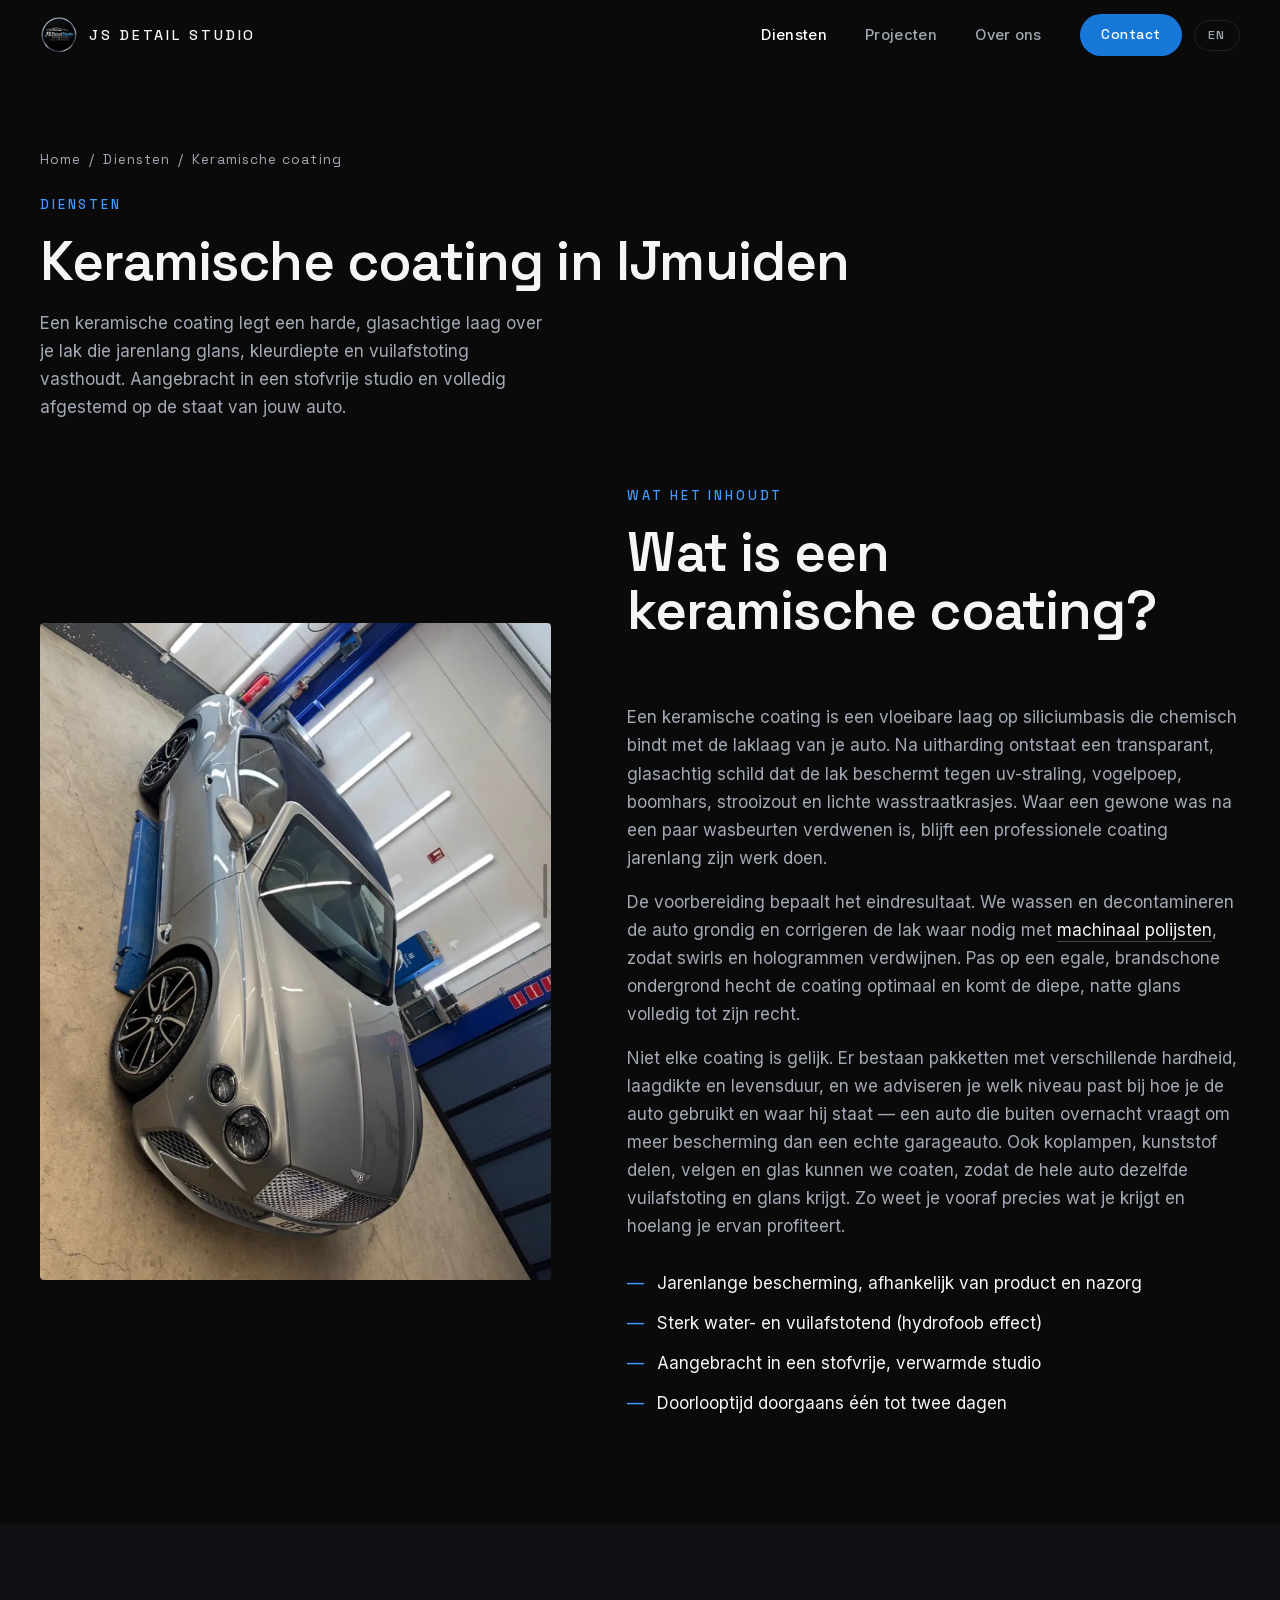
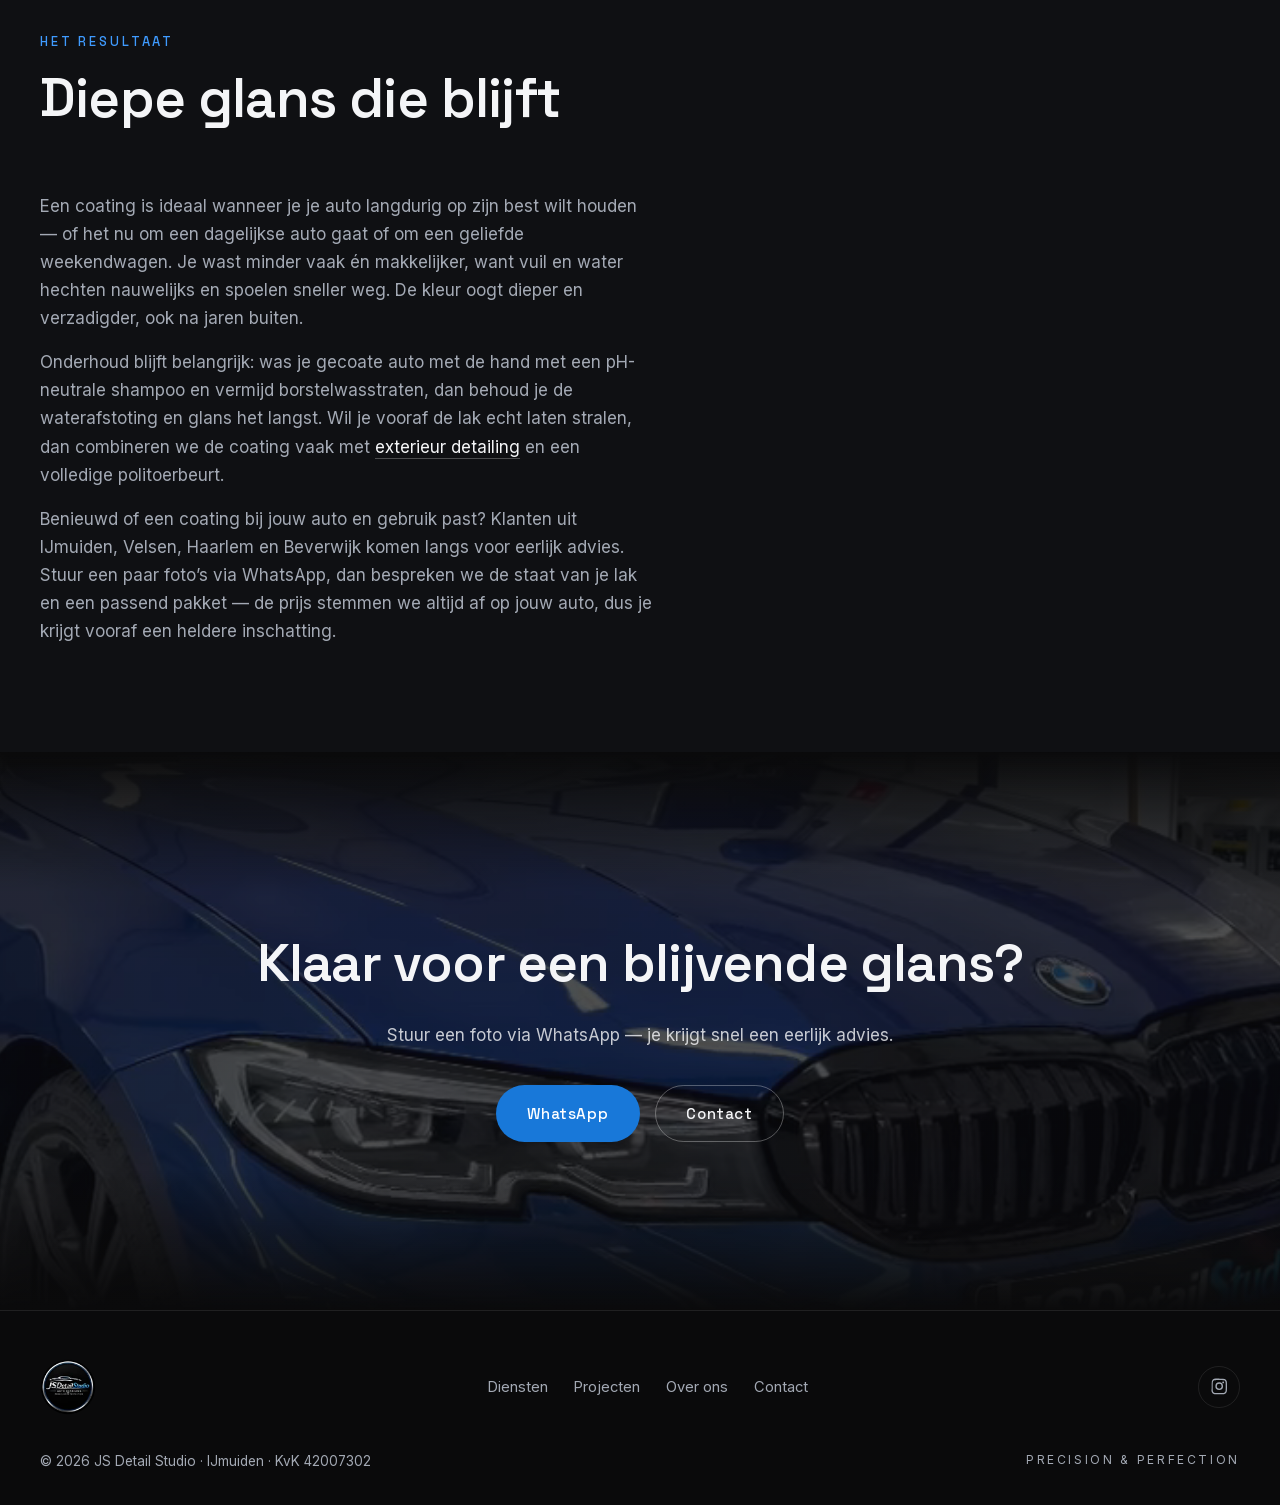
<file: diensten/keramische-coating/index.html>
<!doctype html>
<html lang="nl">
<head>
  <meta charset="utf-8">
  <meta name="viewport" content="width=device-width, initial-scale=1">

  <title>Keramische coating IJmuiden — Auto Coating | JS Detail Studio</title>
  <meta name="description" content="Professionele keramische coating in IJmuiden: jarenlange bescherming, diepe glans en eenvoudiger onderhoud voor je auto. Ook voor regio Haarlem, Velsen en Beverwijk. Prijs op aanvraag.">
  <link rel="canonical" href="https://jsdetailstudio.com/diensten/keramische-coating/">
  <meta name="theme-color" content="#0a0a0b">

  <meta property="og:type" content="website">
  <meta property="og:site_name" content="JS Detail Studio">
  <meta property="og:locale" content="nl_NL">
  <meta property="og:title" content="Keramische coating in IJmuiden — JS Detail Studio">
  <meta property="og:description" content="Jarenlange bescherming, diepe glans en eenvoudiger onderhoud met een professionele keramische coating, aangebracht in een stofvrije studio.">
  <meta property="og:url" content="https://jsdetailstudio.com/diensten/keramische-coating/">
  <meta property="og:image" content="https://jsdetailstudio.com/assets/img/og-image.jpg">
  <meta name="twitter:card" content="summary_large_image">
  <meta name="twitter:title" content="Keramische coating in IJmuiden — JS Detail Studio">
  <meta name="twitter:description" content="Jarenlange bescherming en diepe glans met een professionele keramische coating in IJmuiden.">
  <meta name="twitter:image" content="https://jsdetailstudio.com/assets/img/og-image.jpg">

  <link rel="icon" type="image/png" sizes="32x32" href="../../assets/icons/favicon-32.png">
  <link rel="icon" type="image/png" sizes="192x192" href="../../assets/icons/icon-192.png">
  <link rel="apple-touch-icon" href="../../assets/icons/apple-touch-icon.png">
  <link rel="manifest" href="../../site.webmanifest">

  <link rel="preload" href="../../assets/fonts/space-grotesk-var.woff2" as="font" type="font/woff2" crossorigin>
  <link rel="preload" href="../../assets/fonts/inter-var.woff2" as="font" type="font/woff2" crossorigin>
  <link rel="stylesheet" href="../../css/style.css?v=18">

  <script type="application/ld+json">
  {
    "@context": "https://schema.org",
    "@graph": [
      {
        "@type": "AutomotiveBusiness",
        "@id": "https://jsdetailstudio.com/#business",
        "name": "JS Detail Studio",
        "alternateName": "JS Detail Studio IJmuiden",
        "description": "Premium auto detailing studio in IJmuiden: interieur- en exterieur detailing, machinaal polijsten en keramische coating.",
        "url": "https://jsdetailstudio.com/",
        "image": "https://jsdetailstudio.com/assets/img/og-image.jpg",
        "logo": "https://jsdetailstudio.com/assets/icons/icon-512.png",
        "telephone": "+31637583231",
        "email": "info@jsdetailstudio.nl",
        "priceRange": "€€",
        "address": { "@type": "PostalAddress", "streetAddress": "Bronsstraat 15", "postalCode": "1976 BC", "addressLocality": "IJmuiden", "addressRegion": "Noord-Holland", "addressCountry": "NL" },
        "geo": { "@type": "GeoCoordinates", "latitude": 52.4540932, "longitude": 4.5870058 },
        "areaServed": ["IJmuiden", "Velsen", "Santpoort", "Beverwijk", "Haarlem"],
        "openingHoursSpecification": [
          { "@type": "OpeningHoursSpecification", "dayOfWeek": ["Monday","Tuesday","Wednesday","Thursday","Friday","Saturday"], "opens": "09:00", "closes": "17:00" }
        ],
        "sameAs": ["https://www.instagram.com/jsdetailstudio/", "https://www.google.com/search?kgmid=/g/11nb7r6nzc"]
      },
      {
        "@type": "Service",
        "name": "Keramische coating",
        "serviceType": "Keramische coating",
        "description": "Professionele keramische coating in IJmuiden voor jarenlange bescherming, diepe glans en eenvoudiger onderhoud, aangebracht in een stofvrije studio.",
        "provider": { "@id": "https://jsdetailstudio.com/#business" },
        "areaServed": ["IJmuiden", "Velsen", "Santpoort", "Beverwijk", "Haarlem"],
        "url": "https://jsdetailstudio.com/diensten/keramische-coating/"
      },
      {
        "@type": "BreadcrumbList",
        "itemListElement": [
          { "@type": "ListItem", "position": 1, "name": "Home", "item": "https://jsdetailstudio.com/" },
          { "@type": "ListItem", "position": 2, "name": "Diensten", "item": "https://jsdetailstudio.com/diensten/" },
          { "@type": "ListItem", "position": 3, "name": "Keramische coating", "item": "https://jsdetailstudio.com/diensten/keramische-coating/" }
        ]
      }
    ]
  }
  </script>
</head>
<body>

<header class="site-header">
  <div class="container header__inner">
    <a class="brand" href="../../" aria-label="JS Detail Studio — home">
      <img src="../../assets/img/logo-circle-96.webp" alt="" width="38" height="38" class="brand__mark">
      <span class="brand__name">JS&nbsp;Detail&nbsp;Studio</span>
    </a>
    <nav class="nav" id="nav" aria-label="Hoofdmenu">
      <a href="../" class="is-active" aria-current="page" data-en="Services">Diensten</a>
      <a href="../../projecten/" data-en="Projects">Projecten</a>
      <a href="../../over-ons/" data-en="About">Over ons</a>
      <a href="../../contact/" class="btn btn--small btn--primary nav__cta">Contact</a>
    </nav>
    <button class="lang-toggle" type="button" aria-label="Switch to English">EN</button>
    <button class="menu-toggle" id="menuToggle" aria-expanded="false" aria-controls="nav" aria-label="Menu openen">
      <span></span><span></span>
    </button>
  </div>
</header>

<main>
  <section class="section page-hero">
    <div class="container">
      <nav class="breadcrumb" aria-label="Kruimelpad"><a href="../../" data-en="Home">Home</a><span aria-hidden="true">/</span><a href="../" data-en="Services">Diensten</a><span aria-hidden="true">/</span><span data-en="Ceramic coating">Keramische coating</span></nav>
      <header class="section__head">
        <p class="eyebrow" data-en="Services">Diensten</p>
        <h1 class="section__title" data-en="Ceramic coating in IJmuiden">Keramische coating in IJmuiden</h1>
        <p class="section__intro" data-en="A ceramic coating adds a hard, glass-like layer over your paint that locks in gloss, colour depth and dirt-repellency for years. Applied in a dust-free studio and fully tailored to the condition of your car.">Een keramische coating legt een harde, glasachtige laag over je lak die jarenlang glans, kleurdiepte en vuilafstoting vasthoudt. Aangebracht in een stofvrije studio en volledig afgestemd op de staat van jouw auto.</p>
      </header>
    </div>
  </section>

  <section class="section" style="padding-top:0">
    <div class="container about">
      <div class="about__media reveal">
        <picture>
          <source type="image/webp" srcset="../../assets/img/bentley-continental-480.webp 480w, ../../assets/img/bentley-continental-800.webp 800w, ../../assets/img/bentley-continental-1200.webp 1200w" sizes="(min-width: 900px) 40vw, 94vw">
          <img src="../../assets/img/bentley-continental-800.jpg" alt="Zilvergrijze Bentley Continental GT met keramische coating bij JS Detail Studio in IJmuiden" width="1206" height="1552" loading="lazy" decoding="async">
        </picture>
      </div>
      <div class="about__body">
        <header class="section__head reveal">
          <p class="eyebrow" data-en="What it involves">Wat het inhoudt</p>
          <h2 class="section__title" data-en="What is a ceramic coating?">Wat is een keramische coating?</h2>
        </header>
        <div class="about__text reveal">
          <p data-en="A ceramic coating is a liquid, silica-based layer that chemically bonds with your car&rsquo;s paint. Once cured it forms a transparent, glass-like shield that protects the paint against UV rays, bird droppings, tree sap, road salt and light wash swirls. Where an ordinary wax is gone after a few washes, a professional coating keeps working for years.">Een keramische coating is een vloeibare laag op siliciumbasis die chemisch bindt met de laklaag van je auto. Na uitharding ontstaat een transparant, glasachtig schild dat de lak beschermt tegen uv-straling, vogelpoep, boomhars, strooizout en lichte wasstraatkrasjes. Waar een gewone was na een paar wasbeurten verdwenen is, blijft een professionele coating jarenlang zijn werk doen.</p>
          <p data-en='Preparation determines the result. We wash and decontaminate the car thoroughly and, where needed, correct the paint with <a class="link" href="../machinaal-polijsten/">machine polishing</a> to remove swirls and holograms. Only on an even, spotless surface does the coating bond optimally and does the deep, wet-look gloss come fully into its own.'>De voorbereiding bepaalt het eindresultaat. We wassen en decontamineren de auto grondig en corrigeren de lak waar nodig met <a class="link" href="../machinaal-polijsten/">machinaal polijsten</a>, zodat swirls en hologrammen verdwijnen. Pas op een egale, brandschone ondergrond hecht de coating optimaal en komt de diepe, natte glans volledig tot zijn recht.</p>
          <p data-en="Not every coating is the same. There are packages with different hardness, thickness and lifespan, and we advise which level suits how you use the car and where it is kept — a car that sits outside overnight needs more protection than a true garage queen. We can also coat headlights, plastic trim, wheels and glass, so the whole car gets the same repellency and shine. That way you know exactly what you get and how long you will benefit.">Niet elke coating is gelijk. Er bestaan pakketten met verschillende hardheid, laagdikte en levensduur, en we adviseren je welk niveau past bij hoe je de auto gebruikt en waar hij staat — een auto die buiten overnacht vraagt om meer bescherming dan een echte garageauto. Ook koplampen, kunststof delen, velgen en glas kunnen we coaten, zodat de hele auto dezelfde vuilafstoting en glans krijgt. Zo weet je vooraf precies wat je krijgt en hoelang je ervan profiteert.</p>
        </div>
        <ul class="about__points reveal">
          <li data-en="Years of protection, depending on product and aftercare">Jarenlange bescherming, afhankelijk van product en nazorg</li>
          <li data-en="Strongly water- and dirt-repellent (hydrophobic effect)">Sterk water- en vuilafstotend (hydrofoob effect)</li>
          <li data-en="Applied in a dust-free, heated studio">Aangebracht in een stofvrije, verwarmde studio</li>
          <li data-en="Turnaround usually one to two days">Doorlooptijd doorgaans één tot twee dagen</li>
        </ul>
      </div>
    </div>
  </section>

  <section class="section section--tint">
    <div class="container">
      <header class="section__head reveal">
        <p class="eyebrow" data-en="The result">Het resultaat</p>
        <h2 class="section__title" data-en="Deep gloss that lasts">Diepe glans die blijft</h2>
      </header>
      <div class="about__text reveal">
        <p data-en="A coating is ideal when you want to keep your car at its best for the long term — whether it is a daily driver or a cherished weekend car. You wash less often and more easily, because dirt and water barely stick and rinse off faster. The colour looks deeper and richer, even after years outside.">Een coating is ideaal wanneer je je auto langdurig op zijn best wilt houden — of het nu om een dagelijkse auto gaat of om een geliefde weekendwagen. Je wast minder vaak én makkelijker, want vuil en water hechten nauwelijks en spoelen sneller weg. De kleur oogt dieper en verzadigder, ook na jaren buiten.</p>
        <p data-en='Maintenance still matters: wash your coated car by hand with a pH-neutral shampoo and avoid brush car washes, and you will keep the water-repellency and gloss the longest. If you want the paint to really shine beforehand, we often combine the coating with <a class="link" href="../exterieur-detailing/">exterior detailing</a> and a full polishing session.'>Onderhoud blijft belangrijk: was je gecoate auto met de hand met een pH-neutrale shampoo en vermijd borstelwasstraten, dan behoud je de waterafstoting en glans het langst. Wil je vooraf de lak echt laten stralen, dan combineren we de coating vaak met <a class="link" href="../exterieur-detailing/">exterieur detailing</a> en een volledige politoerbeurt.</p>
        <p data-en="Curious whether a coating suits your car and use? Customers from IJmuiden, Velsen, Haarlem and Beverwijk drop by for honest advice. Send a few photos via WhatsApp and we will discuss the condition of your paint and a suitable package — we always tailor the price to your car, so you get a clear estimate up front.">Benieuwd of een coating bij jouw auto en gebruik past? Klanten uit IJmuiden, Velsen, Haarlem en Beverwijk komen langs voor eerlijk advies. Stuur een paar foto&rsquo;s via WhatsApp, dan bespreken we de staat van je lak en een passend pakket — de prijs stemmen we altijd af op jouw auto, dus je krijgt vooraf een heldere inschatting.</p>
      </div>
    </div>
  </section>

  <section class="band" aria-label="Sfeerimpressie studio">
    <video class="band__video" data-lazy muted loop playsinline preload="none"
           poster="../../assets/video/studio-bmw-poster.jpg" width="720" height="1280" aria-hidden="true" tabindex="-1">
      <source data-src="../../assets/video/studio-bmw.webm" type="video/webm">
      <source data-src="../../assets/video/studio-bmw.mp4" type="video/mp4">
    </video>
    <div class="band__shade band__shade--deep" aria-hidden="true"></div>
    <div class="band__content container reveal">
      <h2 class="band__title" data-en="Ready for lasting gloss?">Klaar voor een blijvende glans?</h2>
      <p class="band__sub" data-en="Send a photo via WhatsApp — you'll get honest advice fast.">Stuur een foto via WhatsApp — je krijgt snel een eerlijk advies.</p>
      <div class="hero__actions">
        <a class="btn btn--primary" href="https://wa.me/31637583231?text=Hoi%20JS%20Detail%20Studio%2C%20ik%20wil%20graag%20meer%20weten%20over%20keramische%20coating." target="_blank" rel="noopener">WhatsApp</a>
        <a class="btn btn--ghost" href="../../contact/" data-en="Contact">Contact</a>
      </div>
    </div>
  </section>
</main>

<footer class="footer" style="margin-top:0">
  <div class="container footer__inner">
    <img src="../../assets/img/logo-circle-96.webp" alt="Logo van JS Detail Studio" width="56" height="56" loading="lazy" class="footer__logo">
    <nav class="footer__nav" aria-label="Footer">
      <a href="../" data-en="Services">Diensten</a>
      <a href="../../projecten/" data-en="Projects">Projecten</a>
      <a href="../../over-ons/" data-en="About">Over ons</a>
      <a href="../../contact/">Contact</a>
    </nav>
    <div class="footer__social">
      <a class="link" href="https://www.instagram.com/jsdetailstudio/" target="_blank" rel="noopener" aria-label="Instagram van JS Detail Studio">
        <svg class="icon" viewBox="0 0 24 24" aria-hidden="true"><path fill="currentColor" d="M12 2.2c3.2 0 3.6 0 4.9.1a6.7 6.7 0 0 1 2.2.4 4.5 4.5 0 0 1 2.6 2.6 6.7 6.7 0 0 1 .4 2.2c.1 1.3.1 1.7.1 4.9s0 3.6-.1 4.9a6.7 6.7 0 0 1-.4 2.2 4.5 4.5 0 0 1-2.6 2.6 6.7 6.7 0 0 1-2.2.4c-1.3.1-1.7.1-4.9.1s-3.6 0-4.9-.1a6.7 6.7 0 0 1-2.2-.4 4.5 4.5 0 0 1-2.6-2.6 6.7 6.7 0 0 1-.4-2.2C2.2 15.6 2.2 15.2 2.2 12s0-3.6.1-4.9a6.7 6.7 0 0 1 .4-2.2 4.5 4.5 0 0 1 2.6-2.6 6.7 6.7 0 0 1 2.2-.4c1.3-.1 1.7-.1 4.9-.1Zm0 1.8c-3.1 0-3.5 0-4.8.1a4.9 4.9 0 0 0-1.7.3 2.7 2.7 0 0 0-1.6 1.6 4.9 4.9 0 0 0-.3 1.7c-.1 1.3-.1 1.7-.1 4.8s0 3.5.1 4.8a4.9 4.9 0 0 0 .3 1.7 2.7 2.7 0 0 0 1.6 1.6 4.9 4.9 0 0 0 1.7.3c1.3.1 1.7.1 4.8.1s3.5 0 4.8-.1a4.9 4.9 0 0 0 1.7-.3 2.7 2.7 0 0 0 1.6-1.6 4.9 4.9 0 0 0 .3-1.7c.1-1.3.1-1.7.1-4.8s0-3.5-.1-4.8a4.9 4.9 0 0 0-.3-1.7 2.7 2.7 0 0 0-1.6-1.6 4.9 4.9 0 0 0-1.7-.3c-1.3-.1-1.7-.1-4.8-.1Zm0 3a5 5 0 1 1 0 10 5 5 0 0 1 0-10Zm0 1.8a3.2 3.2 0 1 0 0 6.4 3.2 3.2 0 0 0 0-6.4Zm5.2-2.9a1.2 1.2 0 1 1 0 2.4 1.2 1.2 0 0 1 0-2.4Z"/></svg>
      </a>
    </div>
  </div>
  <div class="container footer__meta">
    <p>&copy; 2026 JS Detail Studio &middot; IJmuiden &middot; KvK 42007302</p>
    <p class="footer__tagline">Precision &amp; Perfection</p>
  </div>
</footer>

<script src="../../js/main.js?v=16" defer></script>
</body>
</html>
</file>
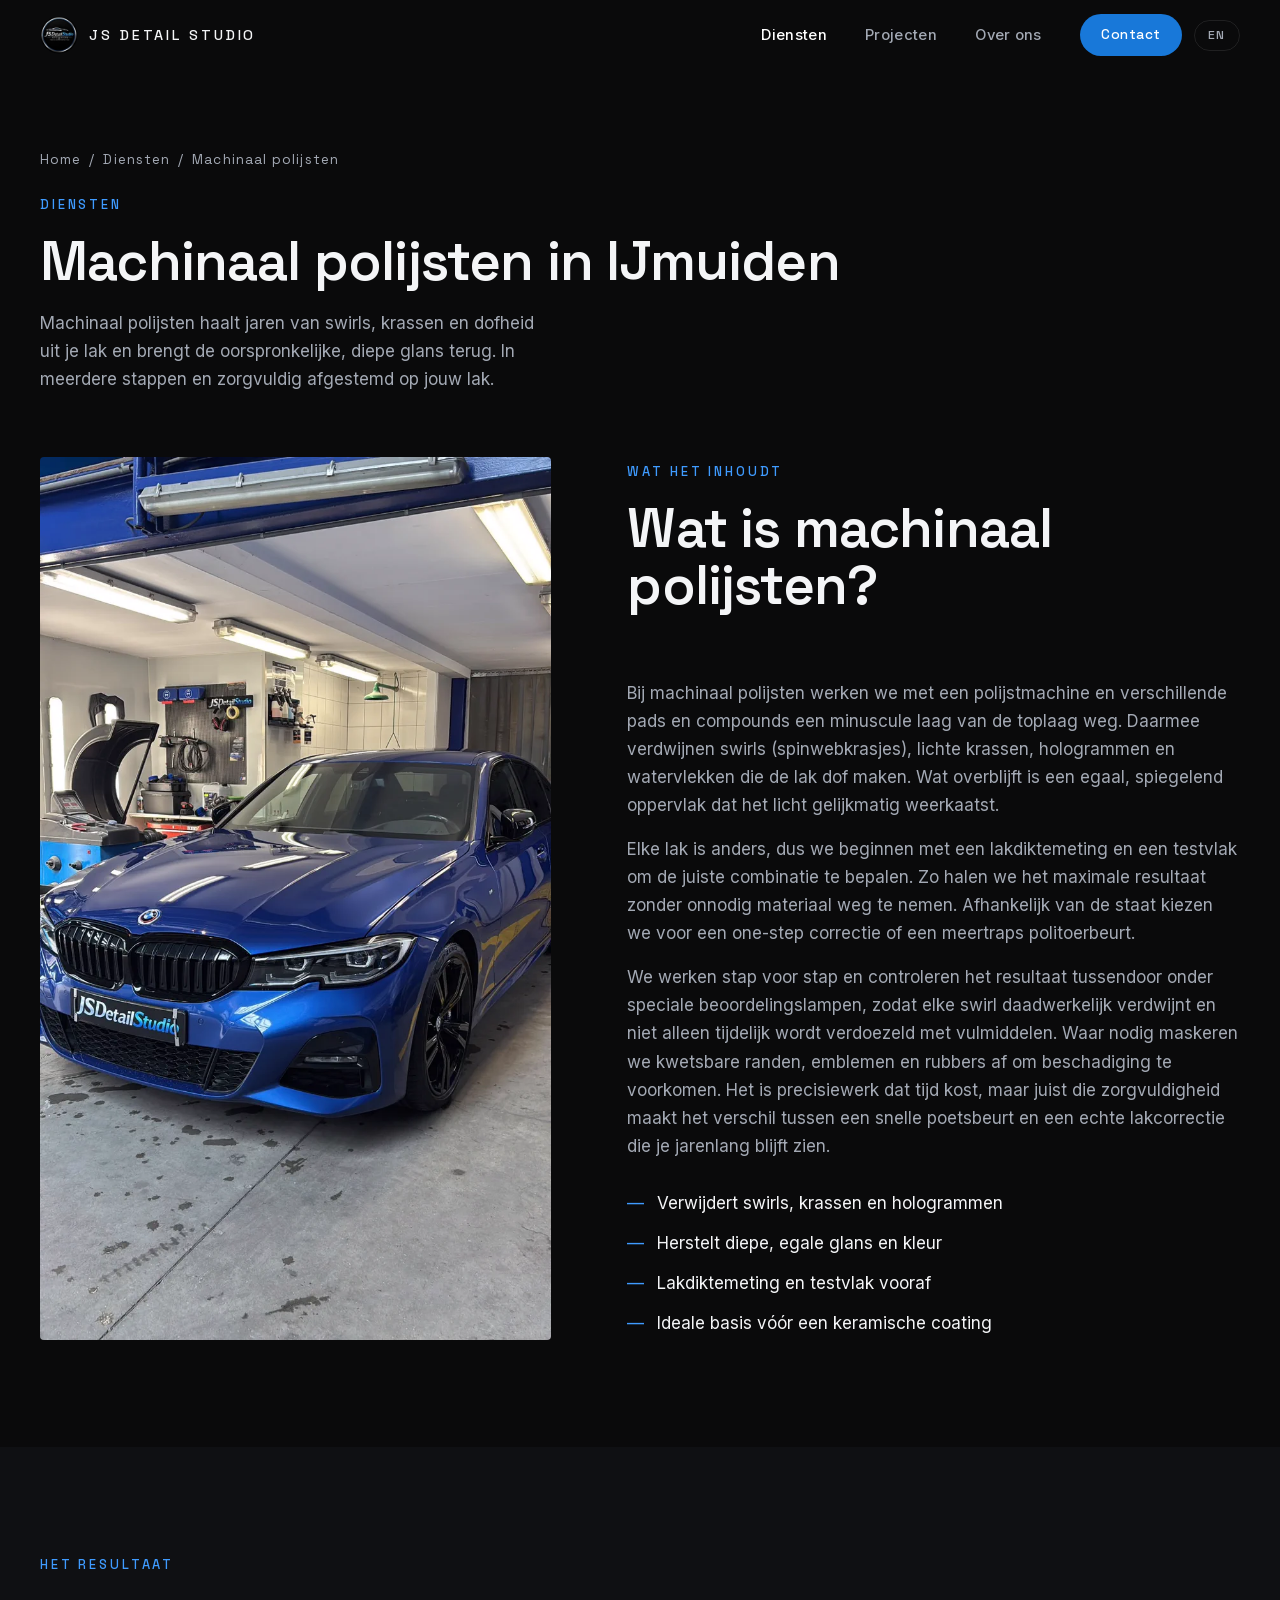
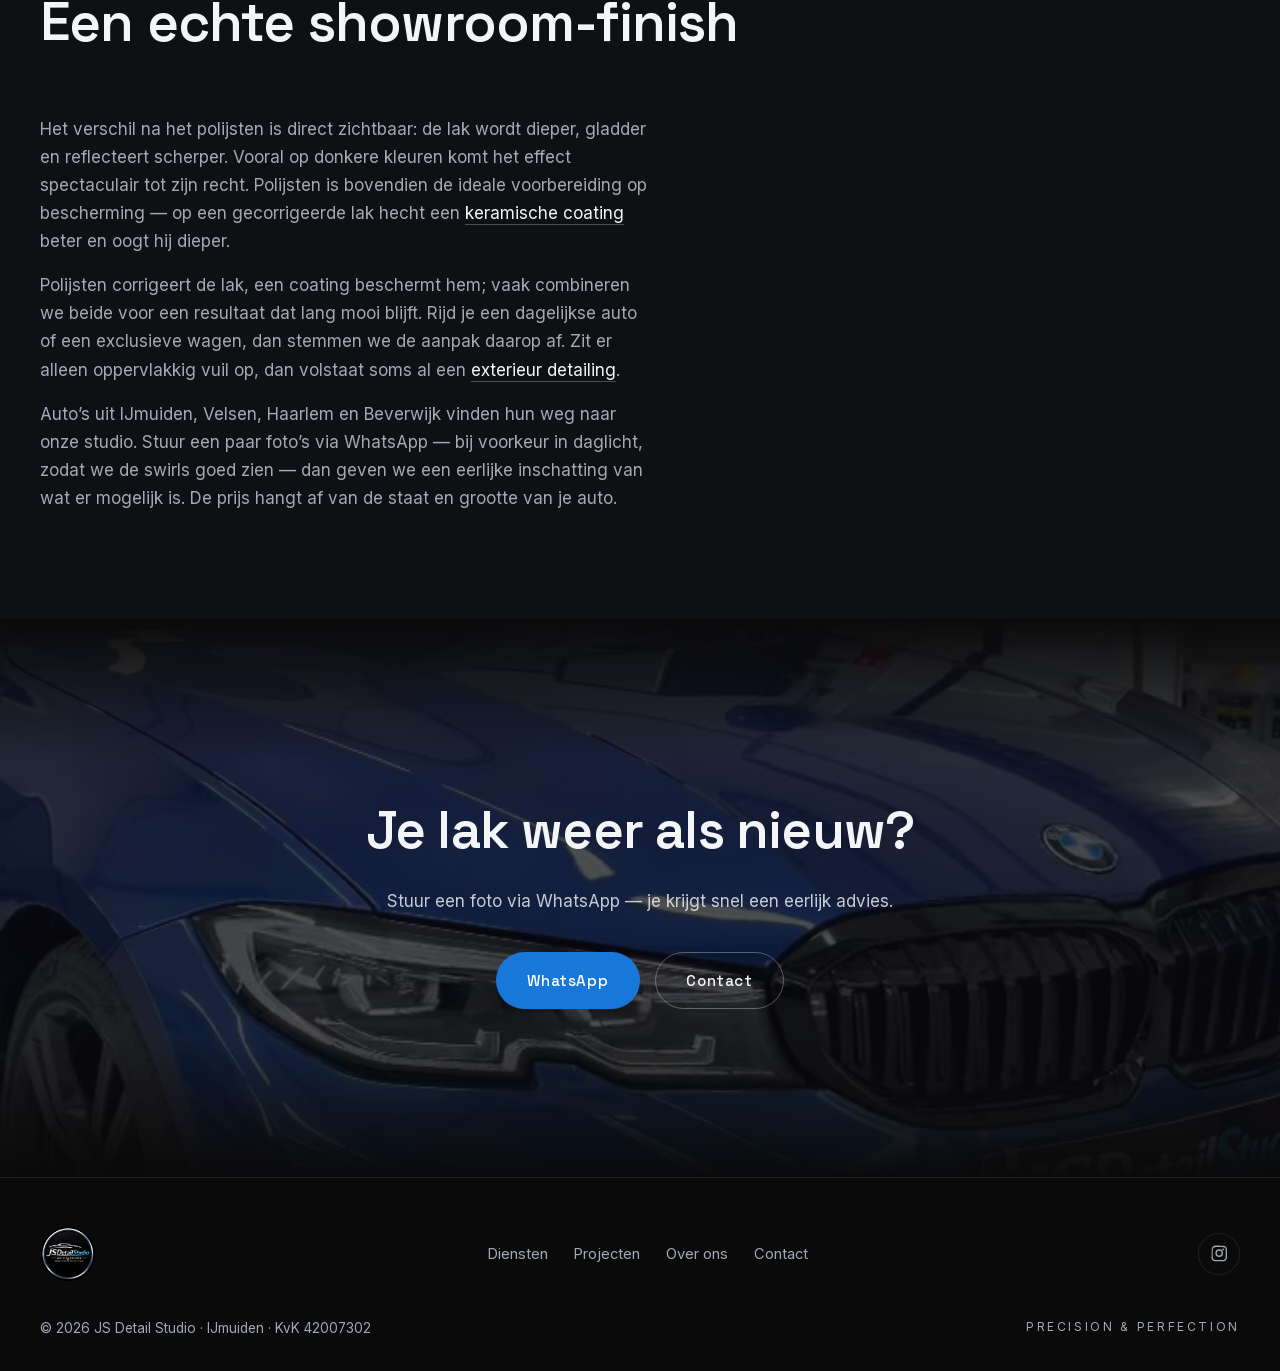
<file: diensten/machinaal-polijsten/index.html>
<!doctype html>
<html lang="nl">
<head>
  <meta charset="utf-8">
  <meta name="viewport" content="width=device-width, initial-scale=1">

  <title>Auto polijsten IJmuiden — Swirls verwijderen | JS Detail Studio</title>
  <meta name="description" content="Machinaal polijsten in IJmuiden: swirls, krassen en hologrammen verwijderen voor een diepe, egale showroomglans. Vakwerk voor elke auto, ook regio Haarlem en Beverwijk.">
  <link rel="canonical" href="https://jsdetailstudio.com/diensten/machinaal-polijsten/">
  <meta name="theme-color" content="#0a0a0b">

  <meta property="og:type" content="website">
  <meta property="og:site_name" content="JS Detail Studio">
  <meta property="og:locale" content="nl_NL">
  <meta property="og:title" content="Machinaal polijsten in IJmuiden — JS Detail Studio">
  <meta property="og:description" content="Swirls, krassen en hologrammen verwijderen voor een diepe, egale showroomglans. Vakwerk, afgestemd op jouw lak.">
  <meta property="og:url" content="https://jsdetailstudio.com/diensten/machinaal-polijsten/">
  <meta property="og:image" content="https://jsdetailstudio.com/assets/img/og-image.jpg">
  <meta name="twitter:card" content="summary_large_image">
  <meta name="twitter:title" content="Machinaal polijsten in IJmuiden — JS Detail Studio">
  <meta name="twitter:description" content="Swirls en krassen verwijderen voor een diepe, egale showroomglans in IJmuiden.">
  <meta name="twitter:image" content="https://jsdetailstudio.com/assets/img/og-image.jpg">

  <link rel="icon" type="image/png" sizes="32x32" href="../../assets/icons/favicon-32.png">
  <link rel="icon" type="image/png" sizes="192x192" href="../../assets/icons/icon-192.png">
  <link rel="apple-touch-icon" href="../../assets/icons/apple-touch-icon.png">
  <link rel="manifest" href="../../site.webmanifest">

  <link rel="preload" href="../../assets/fonts/space-grotesk-var.woff2" as="font" type="font/woff2" crossorigin>
  <link rel="preload" href="../../assets/fonts/inter-var.woff2" as="font" type="font/woff2" crossorigin>
  <link rel="stylesheet" href="../../css/style.css?v=18">

  <script type="application/ld+json">
  {
    "@context": "https://schema.org",
    "@graph": [
      {
        "@type": "AutomotiveBusiness",
        "@id": "https://jsdetailstudio.com/#business",
        "name": "JS Detail Studio",
        "alternateName": "JS Detail Studio IJmuiden",
        "description": "Premium auto detailing studio in IJmuiden: interieur- en exterieur detailing, machinaal polijsten en keramische coating.",
        "url": "https://jsdetailstudio.com/",
        "image": "https://jsdetailstudio.com/assets/img/og-image.jpg",
        "logo": "https://jsdetailstudio.com/assets/icons/icon-512.png",
        "telephone": "+31637583231",
        "email": "info@jsdetailstudio.nl",
        "priceRange": "€€",
        "address": { "@type": "PostalAddress", "streetAddress": "Bronsstraat 15", "postalCode": "1976 BC", "addressLocality": "IJmuiden", "addressRegion": "Noord-Holland", "addressCountry": "NL" },
        "geo": { "@type": "GeoCoordinates", "latitude": 52.4540932, "longitude": 4.5870058 },
        "areaServed": ["IJmuiden", "Velsen", "Santpoort", "Beverwijk", "Haarlem"],
        "openingHoursSpecification": [
          { "@type": "OpeningHoursSpecification", "dayOfWeek": ["Monday","Tuesday","Wednesday","Thursday","Friday","Saturday"], "opens": "09:00", "closes": "17:00" }
        ],
        "sameAs": ["https://www.instagram.com/jsdetailstudio/", "https://www.google.com/search?kgmid=/g/11nb7r6nzc"]
      },
      {
        "@type": "Service",
        "name": "Machinaal polijsten",
        "serviceType": "Machinaal polijsten",
        "description": "Machinaal polijsten in IJmuiden om swirls, krassen en hologrammen te verwijderen en de lak een diepe, egale showroomglans te geven.",
        "provider": { "@id": "https://jsdetailstudio.com/#business" },
        "areaServed": ["IJmuiden", "Velsen", "Santpoort", "Beverwijk", "Haarlem"],
        "url": "https://jsdetailstudio.com/diensten/machinaal-polijsten/"
      },
      {
        "@type": "BreadcrumbList",
        "itemListElement": [
          { "@type": "ListItem", "position": 1, "name": "Home", "item": "https://jsdetailstudio.com/" },
          { "@type": "ListItem", "position": 2, "name": "Diensten", "item": "https://jsdetailstudio.com/diensten/" },
          { "@type": "ListItem", "position": 3, "name": "Machinaal polijsten", "item": "https://jsdetailstudio.com/diensten/machinaal-polijsten/" }
        ]
      }
    ]
  }
  </script>
</head>
<body>

<header class="site-header">
  <div class="container header__inner">
    <a class="brand" href="../../" aria-label="JS Detail Studio — home">
      <img src="../../assets/img/logo-circle-96.webp" alt="" width="38" height="38" class="brand__mark">
      <span class="brand__name">JS&nbsp;Detail&nbsp;Studio</span>
    </a>
    <nav class="nav" id="nav" aria-label="Hoofdmenu">
      <a href="../" class="is-active" aria-current="page" data-en="Services">Diensten</a>
      <a href="../../projecten/" data-en="Projects">Projecten</a>
      <a href="../../over-ons/" data-en="About">Over ons</a>
      <a href="../../contact/" class="btn btn--small btn--primary nav__cta">Contact</a>
    </nav>
    <button class="lang-toggle" type="button" aria-label="Switch to English">EN</button>
    <button class="menu-toggle" id="menuToggle" aria-expanded="false" aria-controls="nav" aria-label="Menu openen">
      <span></span><span></span>
    </button>
  </div>
</header>

<main>
  <section class="section page-hero">
    <div class="container">
      <nav class="breadcrumb" aria-label="Kruimelpad"><a href="../../" data-en="Home">Home</a><span aria-hidden="true">/</span><a href="../" data-en="Services">Diensten</a><span aria-hidden="true">/</span><span data-en="Machine polishing">Machinaal polijsten</span></nav>
      <header class="section__head">
        <p class="eyebrow" data-en="Services">Diensten</p>
        <h1 class="section__title" data-en="Machine polishing in IJmuiden">Machinaal polijsten in IJmuiden</h1>
        <p class="section__intro" data-en="Machine polishing removes years of swirls, scratches and dullness from your paint and brings back its original, deep gloss. In several stages and carefully matched to your paint.">Machinaal polijsten haalt jaren van swirls, krassen en dofheid uit je lak en brengt de oorspronkelijke, diepe glans terug. In meerdere stappen en zorgvuldig afgestemd op jouw lak.</p>
      </header>
    </div>
  </section>

  <section class="section" style="padding-top:0">
    <div class="container about">
      <div class="about__media reveal">
        <picture>
          <source type="image/webp" srcset="../../assets/img/bmw-3-480.webp 480w, ../../assets/img/bmw-3-800.webp 800w, ../../assets/img/bmw-3-1184.webp 1184w" sizes="(min-width: 900px) 40vw, 94vw">
          <img src="../../assets/img/bmw-3-800.jpg" alt="Blauwe BMW 3-serie M Sport met diepe lakglans na machinaal polijsten bij JS Detail Studio in IJmuiden" width="1184" height="2048" loading="lazy" decoding="async">
        </picture>
      </div>
      <div class="about__body">
        <header class="section__head reveal">
          <p class="eyebrow" data-en="What it involves">Wat het inhoudt</p>
          <h2 class="section__title" data-en="What is machine polishing?">Wat is machinaal polijsten?</h2>
        </header>
        <div class="about__text reveal">
          <p data-en="With machine polishing we use a polisher and various pads and compounds to remove a tiny layer of the top coat. This makes swirls (cobweb scratches), light scratches, holograms and water spots that dull the paint disappear. What remains is an even, mirror-like surface that reflects light evenly.">Bij machinaal polijsten werken we met een polijstmachine en verschillende pads en compounds een minuscule laag van de toplaag weg. Daarmee verdwijnen swirls (spinwebkrasjes), lichte krassen, hologrammen en watervlekken die de lak dof maken. Wat overblijft is een egaal, spiegelend oppervlak dat het licht gelijkmatig weerkaatst.</p>
          <p data-en="Every paint is different, so we start with a paint-thickness measurement and a test spot to determine the right combination. That way we get the maximum result without removing material unnecessarily. Depending on the condition we choose a one-step correction or a multi-stage polishing session.">Elke lak is anders, dus we beginnen met een lakdiktemeting en een testvlak om de juiste combinatie te bepalen. Zo halen we het maximale resultaat zonder onnodig materiaal weg te nemen. Afhankelijk van de staat kiezen we voor een one-step correctie of een meertraps politoerbeurt.</p>
          <p data-en="We work step by step and check the result in between under special inspection lights, so that every swirl actually disappears and is not just temporarily masked with fillers. Where needed we tape off vulnerable edges, badges and rubbers to prevent damage. It is precision work that takes time, but it is exactly that care that makes the difference between a quick buff and a real paint correction you will keep seeing for years.">We werken stap voor stap en controleren het resultaat tussendoor onder speciale beoordelingslampen, zodat elke swirl daadwerkelijk verdwijnt en niet alleen tijdelijk wordt verdoezeld met vulmiddelen. Waar nodig maskeren we kwetsbare randen, emblemen en rubbers af om beschadiging te voorkomen. Het is precisiewerk dat tijd kost, maar juist die zorgvuldigheid maakt het verschil tussen een snelle poetsbeurt en een echte lakcorrectie die je jarenlang blijft zien.</p>
        </div>
        <ul class="about__points reveal">
          <li data-en="Removes swirls, scratches and holograms">Verwijdert swirls, krassen en hologrammen</li>
          <li data-en="Restores deep, even gloss and colour">Herstelt diepe, egale glans en kleur</li>
          <li data-en="Paint-thickness measurement and test spot first">Lakdiktemeting en testvlak vooraf</li>
          <li data-en="The ideal base before a ceramic coating">Ideale basis vóór een keramische coating</li>
        </ul>
      </div>
    </div>
  </section>

  <section class="section section--tint">
    <div class="container">
      <header class="section__head reveal">
        <p class="eyebrow" data-en="The result">Het resultaat</p>
        <h2 class="section__title" data-en="A true showroom finish">Een echte showroom-finish</h2>
      </header>
      <div class="about__text reveal">
        <p data-en='The difference after polishing is immediately visible: the paint becomes deeper, smoother and reflects more sharply. On dark colours especially, the effect is spectacular. Polishing is moreover the ideal preparation for protection — on corrected paint a <a class="link" href="../keramische-coating/">ceramic coating</a> bonds better and looks deeper.'>Het verschil na het polijsten is direct zichtbaar: de lak wordt dieper, gladder en reflecteert scherper. Vooral op donkere kleuren komt het effect spectaculair tot zijn recht. Polijsten is bovendien de ideale voorbereiding op bescherming — op een gecorrigeerde lak hecht een <a class="link" href="../keramische-coating/">keramische coating</a> beter en oogt hij dieper.</p>
        <p data-en='Polishing corrects the paint, a coating protects it; we often combine both for a result that stays beautiful for a long time. Whether you drive a daily car or an exclusive one, we tailor the approach to it. If there is only surface dirt, sometimes an <a class="link" href="../exterieur-detailing/">exterior detailing</a> already does the job.'>Polijsten corrigeert de lak, een coating beschermt hem; vaak combineren we beide voor een resultaat dat lang mooi blijft. Rijd je een dagelijkse auto of een exclusieve wagen, dan stemmen we de aanpak daarop af. Zit er alleen oppervlakkig vuil op, dan volstaat soms al een <a class="link" href="../exterieur-detailing/">exterieur detailing</a>.</p>
        <p data-en="Cars from IJmuiden, Velsen, Haarlem and Beverwijk find their way to our studio. Send a few photos via WhatsApp — preferably in daylight, so we can see the swirls clearly — and we'll give an honest estimate of what's possible. The price depends on the condition and size of your car.">Auto&rsquo;s uit IJmuiden, Velsen, Haarlem en Beverwijk vinden hun weg naar onze studio. Stuur een paar foto&rsquo;s via WhatsApp — bij voorkeur in daglicht, zodat we de swirls goed zien — dan geven we een eerlijke inschatting van wat er mogelijk is. De prijs hangt af van de staat en grootte van je auto.</p>
      </div>
    </div>
  </section>

  <section class="band" aria-label="Sfeerimpressie studio">
    <video class="band__video" data-lazy muted loop playsinline preload="none"
           poster="../../assets/video/studio-bmw-poster.jpg" width="720" height="1280" aria-hidden="true" tabindex="-1">
      <source data-src="../../assets/video/studio-bmw.webm" type="video/webm">
      <source data-src="../../assets/video/studio-bmw.mp4" type="video/mp4">
    </video>
    <div class="band__shade band__shade--deep" aria-hidden="true"></div>
    <div class="band__content container reveal">
      <h2 class="band__title" data-en="Your paint like new?">Je lak weer als nieuw?</h2>
      <p class="band__sub" data-en="Send a photo via WhatsApp — you'll get honest advice fast.">Stuur een foto via WhatsApp — je krijgt snel een eerlijk advies.</p>
      <div class="hero__actions">
        <a class="btn btn--primary" href="https://wa.me/31637583231?text=Hoi%20JS%20Detail%20Studio%2C%20ik%20wil%20graag%20meer%20weten%20over%20machinaal%20polijsten." target="_blank" rel="noopener">WhatsApp</a>
        <a class="btn btn--ghost" href="../../contact/" data-en="Contact">Contact</a>
      </div>
    </div>
  </section>
</main>

<footer class="footer" style="margin-top:0">
  <div class="container footer__inner">
    <img src="../../assets/img/logo-circle-96.webp" alt="Logo van JS Detail Studio" width="56" height="56" loading="lazy" class="footer__logo">
    <nav class="footer__nav" aria-label="Footer">
      <a href="../" data-en="Services">Diensten</a>
      <a href="../../projecten/" data-en="Projects">Projecten</a>
      <a href="../../over-ons/" data-en="About">Over ons</a>
      <a href="../../contact/">Contact</a>
    </nav>
    <div class="footer__social">
      <a class="link" href="https://www.instagram.com/jsdetailstudio/" target="_blank" rel="noopener" aria-label="Instagram van JS Detail Studio">
        <svg class="icon" viewBox="0 0 24 24" aria-hidden="true"><path fill="currentColor" d="M12 2.2c3.2 0 3.6 0 4.9.1a6.7 6.7 0 0 1 2.2.4 4.5 4.5 0 0 1 2.6 2.6 6.7 6.7 0 0 1 .4 2.2c.1 1.3.1 1.7.1 4.9s0 3.6-.1 4.9a6.7 6.7 0 0 1-.4 2.2 4.5 4.5 0 0 1-2.6 2.6 6.7 6.7 0 0 1-2.2.4c-1.3.1-1.7.1-4.9.1s-3.6 0-4.9-.1a6.7 6.7 0 0 1-2.2-.4 4.5 4.5 0 0 1-2.6-2.6 6.7 6.7 0 0 1-.4-2.2C2.2 15.6 2.2 15.2 2.2 12s0-3.6.1-4.9a6.7 6.7 0 0 1 .4-2.2 4.5 4.5 0 0 1 2.6-2.6 6.7 6.7 0 0 1 2.2-.4c1.3-.1 1.7-.1 4.9-.1Zm0 1.8c-3.1 0-3.5 0-4.8.1a4.9 4.9 0 0 0-1.7.3 2.7 2.7 0 0 0-1.6 1.6 4.9 4.9 0 0 0-.3 1.7c-.1 1.3-.1 1.7-.1 4.8s0 3.5.1 4.8a4.9 4.9 0 0 0 .3 1.7 2.7 2.7 0 0 0 1.6 1.6 4.9 4.9 0 0 0 1.7.3c1.3.1 1.7.1 4.8.1s3.5 0 4.8-.1a4.9 4.9 0 0 0 1.7-.3 2.7 2.7 0 0 0 1.6-1.6 4.9 4.9 0 0 0 .3-1.7c.1-1.3.1-1.7.1-4.8s0-3.5-.1-4.8a4.9 4.9 0 0 0-.3-1.7 2.7 2.7 0 0 0-1.6-1.6 4.9 4.9 0 0 0-1.7-.3c-1.3-.1-1.7-.1-4.8-.1Zm0 3a5 5 0 1 1 0 10 5 5 0 0 1 0-10Zm0 1.8a3.2 3.2 0 1 0 0 6.4 3.2 3.2 0 0 0 0-6.4Zm5.2-2.9a1.2 1.2 0 1 1 0 2.4 1.2 1.2 0 0 1 0-2.4Z"/></svg>
      </a>
    </div>
  </div>
  <div class="container footer__meta">
    <p>&copy; 2026 JS Detail Studio &middot; IJmuiden &middot; KvK 42007302</p>
    <p class="footer__tagline">Precision &amp; Perfection</p>
  </div>
</footer>

<script src="../../js/main.js?v=16" defer></script>
</body>
</html>
</file>
<file: css/style.css>
/* ============================================================
   JS Detail Studio — style.css
   Donker, minimalistisch, premium. Accent: logoblauw #1878d9.
   ============================================================ */

/* ---------- Fonts (lokaal, variabel) ---------- */
@font-face {
  font-family: "Space Grotesk";
  src: url("../assets/fonts/space-grotesk-var.woff2") format("woff2");
  font-weight: 300 700;
  font-display: swap;
}
@font-face {
  font-family: "Inter";
  src: url("../assets/fonts/inter-var.woff2") format("woff2");
  font-weight: 100 900;
  font-display: swap;
}

/* ---------- Design tokens ---------- */
:root {
  --bg: #0a0a0b;
  --bg-tint: #0f1013;
  --surface: #131418;
  --line: rgba(255, 255, 255, 0.09);
  --text: #f4f5f7;
  --muted: #a3a9b4;
  --accent: #1878d9;
  --accent-bright: #3f9bff;
  --font-display: "Space Grotesk", system-ui, sans-serif;
  --font-body: "Inter", system-ui, -apple-system, sans-serif;
  --container: 1200px;
  --gutter: clamp(1.25rem, 4vw, 2.5rem);
  --section-gap: clamp(5.5rem, 14vh, 9.5rem);
  --radius: 4px;
  --ease: cubic-bezier(0.22, 0.61, 0.36, 1);
}

/* ---------- Reset-lite ---------- */
*, *::before, *::after { box-sizing: border-box; margin: 0; padding: 0; }
html {
  color-scheme: dark;
  scroll-behavior: smooth;
  scroll-padding-top: 5rem;
  -webkit-text-size-adjust: 100%;
}
body {
  background: var(--bg);
  color: var(--text);
  font-family: var(--font-body);
  font-size: 1.0625rem;
  line-height: 1.65;
  font-weight: 400;
  -webkit-font-smoothing: antialiased;
  overflow-x: clip;
}
img, video { display: block; max-width: 100%; height: auto; }
a { color: inherit; text-decoration: none; }
ul { list-style: none; }
::selection { background: var(--accent); color: #fff; }
:focus-visible { outline: 2px solid var(--accent-bright); outline-offset: 3px; border-radius: 2px; }

.container { width: min(var(--container), 100% - 2 * var(--gutter)); margin-inline: auto; }

/* ---------- Typografie helpers ---------- */
.eyebrow {
  font-family: var(--font-display);
  font-size: 0.8125rem;
  font-weight: 500;
  letter-spacing: 0.22em;
  text-transform: uppercase;
  color: var(--accent-bright);
  margin-bottom: 1.1rem;
}
.section__title {
  font-family: var(--font-display);
  font-weight: 600;
  font-size: clamp(2rem, 4.6vw, 3.4rem);
  line-height: 1.06;
  letter-spacing: -0.015em;
  text-wrap: balance;
}
.section__intro {
  color: var(--muted);
  max-width: 46ch;
  margin-top: 1.15rem;
}
.link { color: var(--text); border-bottom: 1px solid rgba(255,255,255,0.25); transition: border-color 0.25s, color 0.25s; padding-bottom: 1px; }
.link:hover { color: var(--accent-bright); border-color: var(--accent-bright); }
.link--big { font-family: var(--font-display); font-size: 1.15rem; font-weight: 500; }

/* ---------- Knoppen ---------- */
.btn {
  display: inline-flex;
  align-items: center;
  gap: 0.6rem;
  font-family: var(--font-display);
  font-weight: 500;
  font-size: 0.95rem;
  letter-spacing: 0.04em;
  padding: 0.95rem 1.9rem;
  border-radius: 999px;
  border: 1px solid transparent;
  transition: background 0.25s var(--ease), border-color 0.25s, color 0.25s, transform 0.25s var(--ease);
  will-change: transform;
}
.btn:hover { transform: translateY(-2px); }
.btn--primary { background: var(--accent); color: #fff; }
.btn--primary:hover { background: var(--accent-bright); }
.btn--ghost { border-color: rgba(255, 255, 255, 0.3); color: var(--text); }
.btn--ghost:hover { border-color: #fff; }
.btn--small { padding: 0.55rem 1.25rem; font-size: 0.85rem; }
.icon { width: 1.25em; height: 1.25em; flex: none; }

/* ---------- Header ---------- */
.site-header {
  position: fixed;
  top: 0;
  left: 0;
  right: 0;
  z-index: 50;
  padding: 0.9rem 0;
  transition: background 0.35s, box-shadow 0.35s, padding 0.35s;
}
.site-header.is-scrolled {
  background: rgba(10, 10, 11, 0.82);
  -webkit-backdrop-filter: blur(14px);
  backdrop-filter: blur(14px);
  box-shadow: 0 1px 0 var(--line);
  padding: 0.55rem 0;
}
.header__inner { display: flex; align-items: center; gap: 0.75rem; }
.brand { display: inline-flex; align-items: center; gap: 0.7rem; z-index: 60; position: relative; margin-right: auto; }
.lang-toggle {
  background: none;
  border: 1px solid var(--line);
  border-radius: 999px;
  color: var(--muted);
  font-family: var(--font-display);
  font-weight: 500;
  font-size: 0.78rem;
  letter-spacing: 0.08em;
  padding: 0.42rem 0.85rem;
  cursor: pointer;
  z-index: 60;
  position: relative;
  transition: color 0.25s, border-color 0.25s;
}
.lang-toggle:hover { color: #fff; border-color: var(--accent); }
.brand__mark { border-radius: 50%; }
.brand__name {
  font-family: var(--font-display);
  font-weight: 500;
  font-size: 0.9rem;
  letter-spacing: 0.2em;
  text-transform: uppercase;
  white-space: nowrap;
}
.nav { display: flex; align-items: center; gap: clamp(1.2rem, 3vw, 2.4rem); }
.nav a:not(.btn) {
  font-size: 0.92rem;
  font-weight: 500;
  color: var(--muted);
  letter-spacing: 0.02em;
  transition: color 0.25s;
}
.nav a:not(.btn):hover { color: #fff; }
.menu-toggle { display: none; }

/* ---------- Hero ---------- */
.hero {
  position: relative;
  min-height: 100vh;
  min-height: 100svh;
  display: grid;
  place-items: center;
  overflow: hidden;
  isolation: isolate;
}
.hero__video {
  position: absolute;
  top: 0;
  right: 0;
  bottom: 0;
  left: 0;
  width: 100%;
  height: 100%;
  object-fit: cover;
  transform: scale(1.03);
  z-index: -2;
  pointer-events: none;
}
/* achtergrond-video's zijn nooit bedienbaar (geen native controls bij tap) */
.hero__video, .chapter__bgvideo, .band__video { pointer-events: none; }
/* Hero-foto: staande compositie op smalle schermen, de foto zelf op desktop */
.hero__photo {
  position: absolute;
  top: 0;
  right: 0;
  bottom: 0;
  left: 0;
  z-index: -2;
  pointer-events: none;
}
.hero__photo img { width: 100%; height: 100%; object-fit: cover; }
.hero__shade {
  position: absolute;
  top: 0;
  right: 0;
  bottom: 0;
  left: 0;
  z-index: -1;
  background:
    radial-gradient(ellipse at 50% 42%, rgba(10, 10, 11, 0.18) 0%, rgba(10, 10, 11, 0.66) 78%),
    linear-gradient(to bottom, rgba(10, 10, 11, 0.5), rgba(10, 10, 11, 0.28) 42%, var(--bg) 98%);
}
/* subtiele korrel maskeert opschaling van de video */
.hero__shade::after {
  content: "";
  position: absolute;
  top: 0;
  right: 0;
  bottom: 0;
  left: 0;
  opacity: 0.05;
  background-image: url("data:image/svg+xml,%3Csvg xmlns='http://www.w3.org/2000/svg' width='120' height='120'%3E%3Cfilter id='n'%3E%3CfeTurbulence type='fractalNoise' baseFrequency='0.85' numOctaves='2'/%3E%3CfeColorMatrix type='saturate' values='0'/%3E%3C/filter%3E%3Crect width='120' height='120' filter='url(%23n)'/%3E%3C/svg%3E");
}
.hero__content {
  text-align: center;
  padding: 7rem 0 5rem;
  display: flex;
  flex-direction: column;
  align-items: center;
}
.hero__logo {
  width: clamp(120px, 18vw, 176px);
  height: auto;
  margin-bottom: 1.9rem;
  filter: drop-shadow(0 12px 44px rgba(0, 0, 0, 0.55));
}
.hero__eyebrow {
  font-family: var(--font-display);
  font-size: 0.8rem;
  font-weight: 500;
  letter-spacing: 0.3em;
  text-transform: uppercase;
  color: rgba(244, 245, 247, 0.75);
  margin-bottom: 1.15rem;
}
.hero__title {
  font-family: var(--font-display);
  font-weight: 600;
  font-size: clamp(2.35rem, 6.4vw, 4.6rem);
  line-height: 1.04;
  letter-spacing: -0.02em;
  text-wrap: balance;
  text-shadow: 0 4px 40px rgba(0, 0, 0, 0.45);
}
.hero__sub {
  margin-top: 1.4rem;
  max-width: 56ch;
  color: rgba(244, 245, 247, 0.82);
  font-size: clamp(1rem, 1.6vw, 1.125rem);
}
.hero__actions { display: flex; flex-wrap: wrap; gap: 0.9rem; justify-content: center; margin-top: 2.3rem; }
.hero__scroll {
  position: absolute;
  bottom: 1.9rem;
  left: 50%;
  translate: -50% 0;
  width: 2.5rem;
  height: 3.4rem;
  display: grid;
  place-items: start center;
}
.hero__scroll-line {
  width: 1px;
  height: 100%;
  background: linear-gradient(to bottom, rgba(255,255,255,0.7), transparent);
  animation: scrollhint 2.2s var(--ease) infinite;
  transform-origin: top;
}
@keyframes scrollhint {
  0% { transform: scaleY(0); opacity: 0; }
  35% { transform: scaleY(1); opacity: 1; }
  100% { transform: scaleY(1) translateY(70%); opacity: 0; }
}

/* ---------- Statement ---------- */
.statement { padding: var(--section-gap) 0 calc(var(--section-gap) * 0.7); }
.statement__text {
  font-family: var(--font-display);
  font-weight: 500;
  font-size: clamp(1.55rem, 3.6vw, 2.75rem);
  line-height: 1.22;
  letter-spacing: -0.01em;
  max-width: 24ch;
  text-wrap: balance;
}
.statement__text em { font-style: normal; color: var(--accent-bright); }
.statement__usps {
  display: flex;
  flex-wrap: wrap;
  gap: 0.7rem 2.6rem;
  margin-top: 2.4rem;
  color: var(--muted);
  font-size: 0.95rem;
  letter-spacing: 0.05em;
  text-transform: uppercase;
  font-family: var(--font-display);
  font-weight: 500;
}
.statement__usps li { display: flex; align-items: center; gap: 0.65rem; }
.statement__usps li::before {
  content: "";
  width: 6px;
  height: 6px;
  border-radius: 50%;
  background: var(--accent);
  flex: none;
}

/* ---------- Secties ---------- */
.section { padding: calc(var(--section-gap) * 0.85) 0; }
.section--tint { background: var(--bg-tint); }
.section__head { margin-bottom: clamp(2.4rem, 6vw, 4rem); }

/* ---------- Diensten ---------- */
.services {
  display: grid;
  grid-template-columns: repeat(auto-fit, minmax(min(100%, 440px), 1fr));
  gap: 1px;
  background: var(--line);
  border: 1px solid var(--line);
}
.service {
  background: var(--bg);
  padding: clamp(1.7rem, 3.5vw, 2.6rem);
  display: flex;
  flex-direction: column;
  gap: 0.9rem;
  transition: background 0.35s;
}
.service:hover { background: var(--surface); }
.service__nr {
  font-family: var(--font-display);
  font-weight: 500;
  color: var(--accent-bright);
  font-size: 0.9rem;
  letter-spacing: 0.12em;
}
.service__title {
  font-family: var(--font-display);
  font-weight: 600;
  font-size: clamp(1.35rem, 2.4vw, 1.7rem);
  letter-spacing: -0.01em;
}
.service__text { color: var(--muted); max-width: 52ch; }
.service__price {
  margin-top: auto;
  padding-top: 0.9rem;
  font-family: var(--font-display);
  font-weight: 500;
  font-size: 0.95rem;
  letter-spacing: 0.03em;
  color: var(--text);
  display: inline-flex;
  gap: 0.5rem;
  align-items: center;
  transition: color 0.25s;
}
.service__price span { transition: translate 0.25s var(--ease); }
.service__price:hover { color: var(--accent-bright); }
.service__price:hover span { translate: 4px 0; }

.extras {
  display: flex;
  flex-wrap: wrap;
  align-items: baseline;
  gap: 1rem 2rem;
  margin-top: 2.2rem;
}
.extras__label {
  font-family: var(--font-display);
  font-size: 0.8rem;
  font-weight: 500;
  letter-spacing: 0.2em;
  text-transform: uppercase;
  color: var(--muted);
}
.extras__list { display: flex; flex-wrap: wrap; gap: 0.6rem; }
.extras__list li {
  border: 1px solid var(--line);
  border-radius: 999px;
  padding: 0.45rem 1.1rem;
  font-size: 0.92rem;
  color: var(--text);
  transition: border-color 0.3s;
}
.extras__list li:hover { border-color: var(--accent); }

/* ---------- Video bands ---------- */
.band {
  position: relative;
  min-height: clamp(380px, 62vh, 640px);
  display: grid;
  place-items: center;
  overflow: hidden;
  isolation: isolate;
  text-align: center;
  padding: 4rem var(--gutter);
}
.band__video {
  position: absolute;
  top: 0;
  right: 0;
  bottom: 0;
  left: 0;
  width: 100%;
  height: 100%;
  object-fit: cover;
  z-index: -2;
  transform: scale(1.03);
}
.band__shade {
  position: absolute;
  top: 0;
  right: 0;
  bottom: 0;
  left: 0;
  z-index: -1;
  background: linear-gradient(to bottom, var(--bg) 0%, rgba(10,10,11,0.55) 22%, rgba(10,10,11,0.55) 78%, var(--bg) 100%);
}
.band__shade--deep {
  background: linear-gradient(to bottom, var(--bg) 0%, rgba(10,10,11,0.72) 25%, rgba(10,10,11,0.72) 75%, var(--bg) 100%);
}
.band__quote p {
  font-family: var(--font-display);
  font-weight: 600;
  font-size: clamp(1.7rem, 4.5vw, 3rem);
  letter-spacing: -0.01em;
}
.band__quote footer {
  margin-top: 1rem;
  color: var(--muted);
  font-size: 0.9rem;
  letter-spacing: 0.18em;
  text-transform: uppercase;
  font-family: var(--font-display);
}
.band__title {
  font-family: var(--font-display);
  font-weight: 600;
  font-size: clamp(1.9rem, 5vw, 3.3rem);
  letter-spacing: -0.015em;
  text-wrap: balance;
}
.band__sub { color: rgba(244,245,247,0.8); margin-top: 0.9rem; }
.band--cta .hero__actions { margin-top: 2rem; }

/* ---------- Galerij ---------- */
.gallery { columns: 3 300px; column-gap: 1.1rem; }
.gallery__item {
  break-inside: avoid;
  margin-bottom: 1.1rem;
  position: relative;
  overflow: hidden;
  border-radius: var(--radius);
  background: var(--surface);
}
.gallery__item img {
  width: 100%;
  transition: transform 0.8s var(--ease);
}
.gallery__item:hover img { transform: scale(1.035); }
.gallery__item figcaption {
  position: absolute;
  right: 0;
  bottom: 0;
  left: 0;
  padding: 2.6rem 1.1rem 0.95rem;
  font-size: 0.88rem;
  letter-spacing: 0.02em;
  color: rgba(255, 255, 255, 0.92);
  background: linear-gradient(to top, rgba(5, 5, 6, 0.82), transparent);
  opacity: 0;
  translate: 0 8px;
  transition: opacity 0.45s var(--ease), translate 0.45s var(--ease);
}
.gallery__item:hover figcaption { opacity: 1; translate: 0 0; }
@media (hover: none) {
  .gallery__item figcaption { opacity: 1; translate: 0 0; }
}
.gallery__more { margin-top: 2.6rem; }

/* ---------- Over ons ---------- */
.about {
  display: grid;
  grid-template-columns: minmax(0, 5fr) minmax(0, 6fr);
  gap: clamp(2rem, 6vw, 5rem);
  align-items: center;
}
.about__media { border-radius: var(--radius); overflow: hidden; }
.about__media img { width: 100%; }
.about__text p + p { margin-top: 1rem; }
.about__text { color: var(--muted); max-width: 56ch; }
.about__points { margin-top: 1.8rem; display: grid; gap: 0.75rem; }
.about__points li { display: flex; gap: 0.8rem; align-items: baseline; }
.about__points li::before { content: "—"; color: var(--accent-bright); flex: none; }

/* ---------- Contact ---------- */
.contact {
  display: grid;
  grid-template-columns: repeat(auto-fit, minmax(min(100%, 250px), 1fr));
  gap: clamp(2rem, 5vw, 4rem);
  border-top: 1px solid var(--line);
  padding-top: clamp(2rem, 5vw, 3.2rem);
}
.contact__label {
  font-family: var(--font-display);
  font-size: 0.8rem;
  font-weight: 500;
  letter-spacing: 0.2em;
  text-transform: uppercase;
  color: var(--muted);
  margin-bottom: 0.9rem;
}
.contact__col p { font-size: 1.05rem; line-height: 1.9; }
.contact__muted { color: var(--muted); font-size: 0.92rem !important; margin-top: 0.5rem; }

/* ---------- Footer ---------- */
.footer { border-top: 1px solid var(--line); padding: 3rem 0 2rem; margin-top: var(--section-gap); }
.footer__inner {
  display: flex;
  flex-wrap: wrap;
  align-items: center;
  justify-content: space-between;
  gap: 1.6rem;
}
.footer__logo { border-radius: 50%; }
.footer__nav { display: flex; flex-wrap: wrap; gap: 1.6rem; }
.footer__nav a { color: var(--muted); font-size: 0.92rem; transition: color 0.25s; }
.footer__nav a:hover { color: #fff; }
.footer__social a { display: inline-grid; place-items: center; width: 2.6rem; height: 2.6rem; border: 1px solid var(--line); border-radius: 50%; color: var(--muted); transition: color 0.25s, border-color 0.25s; }
.footer__social a:hover { color: #fff; border-color: var(--accent); }
.footer__social .icon { width: 1.15rem; height: 1.15rem; }
.footer__meta {
  display: flex;
  flex-wrap: wrap;
  justify-content: space-between;
  gap: 0.5rem 1.5rem;
  margin-top: 2.2rem;
  color: var(--muted);
  font-size: 0.85rem;
}
.footer__tagline { letter-spacing: 0.22em; text-transform: uppercase; font-size: 0.75rem; }

/* ---------- Reveal on scroll ---------- */
.reveal {
  opacity: 0;
  transform: translateY(26px);
  transition: opacity 0.75s var(--ease), transform 0.75s var(--ease);
  transition-delay: var(--reveal-delay, 0s);
}
.reveal.is-in { opacity: 1; transform: none; }

/* ---------- Mobiel ---------- */
@media (max-width: 760px) {
  .brand__name { font-size: 0.8rem; letter-spacing: 0.16em; }
  .menu-toggle {
    display: grid;
    gap: 7px;
    place-content: center;
    width: 44px;
    height: 44px;
    background: none;
    border: 0;
    cursor: pointer;
    z-index: 60;
    position: relative;
  }
  .menu-toggle span {
    display: block;
    width: 26px;
    height: 2px;
    background: #fff;
    transition: transform 0.3s var(--ease), opacity 0.3s;
  }
  .menu-toggle[aria-expanded="true"] span:nth-child(1) { transform: translateY(4.5px) rotate(45deg); }
  .menu-toggle[aria-expanded="true"] span:nth-child(2) { transform: translateY(-4.5px) rotate(-45deg); }
  .nav {
    position: fixed;
    top: 0;
    right: 0;
    bottom: 0;
    left: 0;
    flex-direction: column;
    justify-content: center;
    gap: 2.2rem;
    background: rgba(10, 10, 11, 0.96);
    -webkit-backdrop-filter: blur(18px);
    backdrop-filter: blur(18px);
    opacity: 0;
    visibility: hidden;
    transition: opacity 0.35s, visibility 0.35s;
    z-index: 55;
  }
  .nav.is-open { opacity: 1; visibility: visible; }
  .nav a:not(.btn) { font-family: var(--font-display); font-size: 1.6rem; color: var(--text); }
  .nav__cta { font-size: 1.05rem; padding: 0.9rem 2.2rem; }
  .about { grid-template-columns: 1fr; }
  .about__media { order: 2; max-width: 420px; }
  .band { background-attachment: initial; }
  .br-desktop { display: none; }
}

/* ---------- Snap-scroll homepage (hoofdstukken) ---------- */
@media (min-height: 561px) {
  html.snap { scroll-snap-type: y mandatory; scroll-padding-top: 0; }
  html.snap .hero,
  html.snap .reviews,
  html.snap .chapter { scroll-snap-align: start; scroll-snap-stop: always; }
}

/* ---------- Reviews (Google) ---------- */
.reviews {
  min-height: 100vh;
  min-height: 100svh;
  background: var(--bg-tint);
  border-top: 1px solid var(--line);
  display: flex;
  flex-direction: column;
  justify-content: center;
  padding: 6rem 0;
}
.reviews__head { text-align: center; margin-bottom: clamp(2.2rem, 5vw, 3.6rem); }
.reviews__badge {
  display: inline-flex;
  align-items: center;
  gap: 0.6rem;
  font-family: var(--font-display);
  font-size: 0.8rem;
  font-weight: 500;
  letter-spacing: 0.18em;
  text-transform: uppercase;
  color: var(--muted);
  margin-bottom: 1.3rem;
}
.reviews__badge svg { width: 1.15rem; height: 1.15rem; }
.reviews__score {
  display: flex;
  align-items: baseline;
  justify-content: center;
  gap: 0.7rem;
  flex-wrap: wrap;
}
.reviews__score-num {
  font-family: var(--font-display);
  font-weight: 600;
  font-size: clamp(2.6rem, 6vw, 3.8rem);
  line-height: 1;
  letter-spacing: -0.02em;
}
.stars { color: #ffc21a; letter-spacing: 0.1em; font-size: 1.15rem; }
.reviews__count { color: var(--muted); font-size: 0.98rem; }
.reviews__grid {
  display: grid;
  grid-template-columns: repeat(auto-fit, minmax(min(100%, 330px), 1fr));
  gap: 1.2rem;
  align-items: start;
  max-width: 860px;
  margin-inline: auto;
  width: 100%;
}
.review-card {
  background: var(--surface);
  border: 1px solid var(--line);
  border-radius: 12px;
  padding: clamp(1.5rem, 3vw, 2.1rem);
  display: flex;
  flex-direction: column;
  gap: 1rem;
}
.review-card__stars { color: #ffc21a; font-size: 1.05rem; letter-spacing: 0.08em; }
.review-card__text { color: var(--text); line-height: 1.65; }
.review-card__author {
  display: flex;
  align-items: center;
  gap: 0.8rem;
  margin-top: auto;
  padding-top: 0.4rem;
}
.review-card__avatar {
  width: 2.4rem;
  height: 2.4rem;
  border-radius: 50%;
  display: grid;
  place-items: center;
  font-family: var(--font-display);
  font-weight: 600;
  font-size: 0.95rem;
  color: #fff;
  flex: none;
}
.review-card__name { font-family: var(--font-display); font-weight: 500; font-size: 0.98rem; }
.review-card__meta { color: var(--muted); font-size: 0.82rem; }
.reviews__more { text-align: center; margin-top: clamp(1.8rem, 4vw, 2.6rem); }
.chapter {
  min-height: 100vh;
  min-height: 100svh;
  position: relative;
  border-top: 1px solid var(--line);
  display: grid;
  overflow: hidden;
  isolation: isolate;
}
.chapter__bg,
.chapter__bgvideo {
  position: absolute;
  top: 0;
  right: 0;
  bottom: 0;
  left: 0;
  z-index: -2;
}
.chapter__bg img,
.chapter__bgvideo {
  width: 100%;
  height: 100%;
  object-fit: cover;
  object-position: center 42%;
  transition: transform 1.4s var(--ease);
}
.chapter:hover .chapter__bg img { transform: scale(1.03); }
/* Lichtere waas: donker onderaan (tekst leesbaar), open in het midden zodat
   de auto duidelijk zichtbaar blijft, subtiel donker bovenaan voor de header. */
.chapter__shade {
  position: absolute;
  top: 0;
  right: 0;
  bottom: 0;
  left: 0;
  z-index: -1;
  background: linear-gradient(to top,
    rgba(10, 10, 11, 0.94) 0%,
    rgba(10, 10, 11, 0.82) 26%,
    rgba(10, 10, 11, 0.35) 46%,
    rgba(10, 10, 11, 0.05) 68%,
    rgba(10, 10, 11, 0.32) 100%);
}
.chapter--media .chapter__teaser { color: rgba(244, 245, 247, 0.92); }
.chapter--media .chapter__nr,
.chapter--media .chapter__teaser { text-shadow: 0 1px 14px rgba(0, 0, 0, 0.85), 0 1px 3px rgba(0, 0, 0, 0.7); }
.chapter--media .chapter__title { text-shadow: 0 2px 30px rgba(0, 0, 0, 0.6), 0 1px 6px rgba(0, 0, 0, 0.4); }
.chapter--media .chapter__cta { text-shadow: 0 2px 18px rgba(0, 0, 0, 0.7); }
.chapter__carlabel {
  position: absolute;
  right: var(--gutter);
  top: 5.4rem;
  z-index: 1;
  font-family: var(--font-display);
  font-size: 0.75rem;
  font-weight: 500;
  letter-spacing: 0.22em;
  text-transform: uppercase;
  color: rgba(244, 245, 247, 0.6);
  text-shadow: 0 1px 12px rgba(0, 0, 0, 0.6);
  pointer-events: none;
}
.chapter__link {
  display: flex;
  flex-direction: column;
  justify-content: flex-end;
  align-items: flex-start;
  gap: 1.1rem;
  width: min(var(--container), 100% - 2 * var(--gutter));
  margin-inline: auto;
  padding: 6rem 0 4.5rem;
}
.chapter__nr {
  font-family: var(--font-display);
  font-weight: 500;
  font-size: 0.95rem;
  letter-spacing: 0.25em;
  color: var(--accent-bright);
}
.chapter__title {
  font-family: var(--font-display);
  font-weight: 600;
  font-size: clamp(3.4rem, 13vw, 8.5rem);
  line-height: 0.98;
  letter-spacing: -0.025em;
  transition: color 0.35s var(--ease);
}
.chapter__teaser { color: var(--muted); max-width: 44ch; font-size: clamp(1rem, 1.6vw, 1.15rem); }
.chapter__cta {
  font-family: var(--font-display);
  font-weight: 500;
  font-size: 0.95rem;
  letter-spacing: 0.06em;
  display: inline-flex;
  align-items: center;
  gap: 0.6rem;
  margin-top: 0.6rem;
  color: var(--text);
}
.chapter__cta svg { width: 1.4em; height: 1.4em; transition: translate 0.3s var(--ease); }
.chapter__link:hover .chapter__title { color: var(--accent-bright); }
.chapter__link:hover .chapter__cta svg { translate: 6px 0; }
.chapter--contact .chapter__link { padding-bottom: 2rem; }
.contact-quick { display: flex; flex-wrap: wrap; gap: 0.9rem; align-items: center; margin-top: 1rem; }
.contact-quick__tel { color: var(--muted); font-size: 0.98rem; }
.contact-quick__tel:hover { color: var(--accent-bright); }
.chapter--contact { display: flex; flex-direction: column; }
.chapter--contact .chapter__link { margin-top: auto; }
.footer--inpanel { margin-top: auto; padding: 1.6rem 0; }
.footer--inpanel .footer__meta { margin-top: 0; }

/* ---------- Desktop (laptop): split-layout i.p.v. schermvullende foto ----------
   Een staande foto schermvullend op een breed scherm snijdt ~50% van de hoogte
   weg (te ingezoomd). Daarom: foto in de rechterhelft, tekst links op donker. */
@media (min-width: 900px) {
  /* Hero-video (staand) niet meer schermvullend inzoomen: toon 'm volledig in
     het midden, met een subtiel vervaagde vulling van het poster-frame erachter. */
  .hero__video { object-fit: contain; transform: none; }
  .hero__photo img { object-fit: cover; }
  .chapter--media { background: var(--bg-tint); }
  .chapter--media .chapter__bg,
  .chapter--media .chapter__bgvideo { left: 50%; }
  .chapter--media .chapter__bg img { object-position: center; }
  .chapter--media .chapter__shade {
    left: 50%;
    background:
      linear-gradient(to right, var(--bg-tint) 0%, rgba(10, 10, 11, 0.2) 24%, transparent 54%),
      linear-gradient(to bottom, rgba(10, 10, 11, 0.28), transparent 26%, transparent 80%, rgba(10, 10, 11, 0.34));
  }
  .chapter--media .chapter__link {
    justify-content: center;
    padding: 6rem 0;
    padding-right: 52%;
  }
  .chapter--media .chapter__title { font-size: clamp(3rem, 5.2vw, 5rem); }
  .chapter--media .chapter__nr,
  .chapter--media .chapter__teaser,
  .chapter--media .chapter__title,
  .chapter--media .chapter__cta { text-shadow: none; }
  /* Contact-paneel: knoppen + footer ook links naast de foto */
  .chapter--contact .contact-quick,
  .chapter--contact .footer--inpanel > .container { padding-right: 52%; }
}

/* ---------- Subpagina's ---------- */
.page-hero { padding: clamp(7.5rem, 16vh, 11rem) 0 0; }
.page-hero .section__intro { margin-bottom: 0; }
.nav a.is-active:not(.btn) { color: #fff; }
.breadcrumb {
  font-family: var(--font-display);
  font-size: 0.85rem;
  letter-spacing: 0.08em;
  color: var(--muted);
  display: inline-flex;
  align-items: center;
  gap: 0.5rem;
  margin-bottom: 1.4rem;
}
.breadcrumb a:hover { color: var(--accent-bright); }

/* ---------- Toegankelijkheid: minder beweging ---------- */
@media (prefers-reduced-motion: reduce) {
  html { scroll-behavior: auto; }
  .reveal { opacity: 1; transform: none; transition: none; }
  .hero__scroll-line { animation: none; }
  .btn, .gallery__item img, .service__price span { transition: none; }
}
</file>
